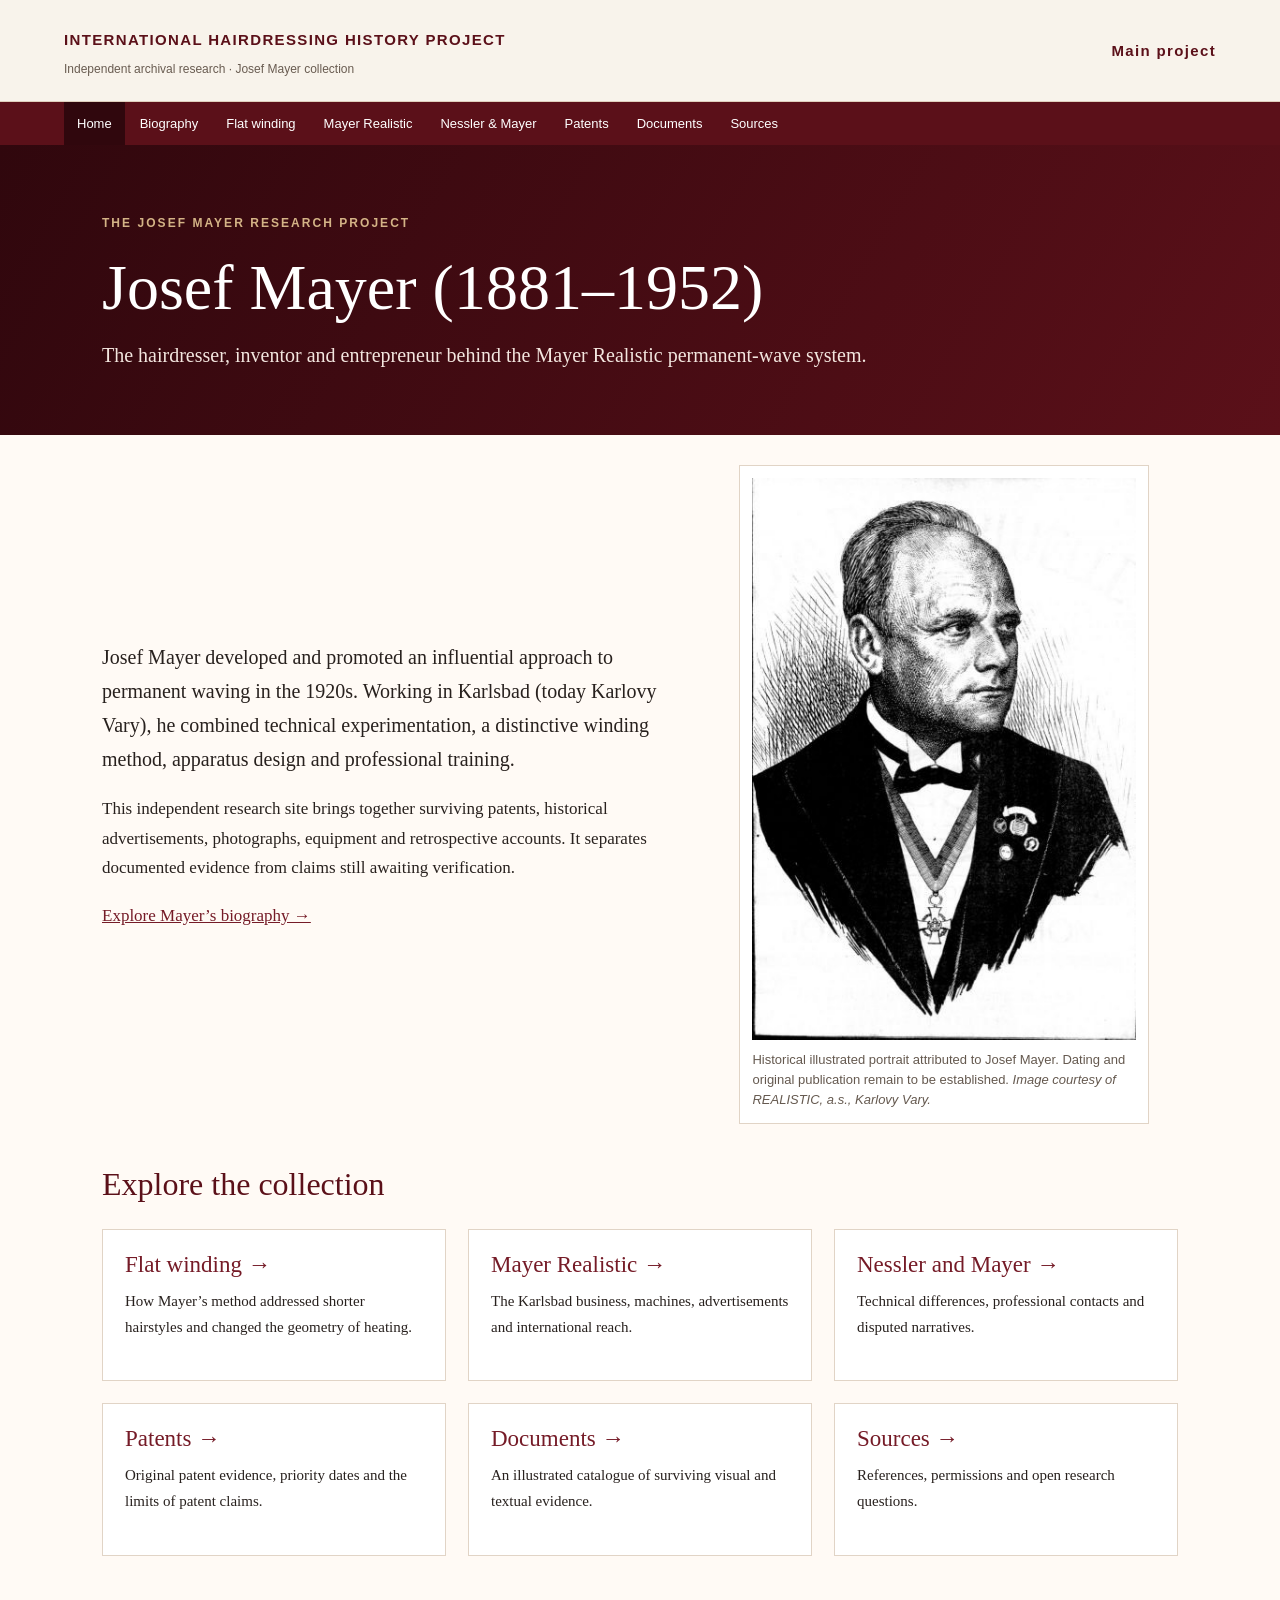
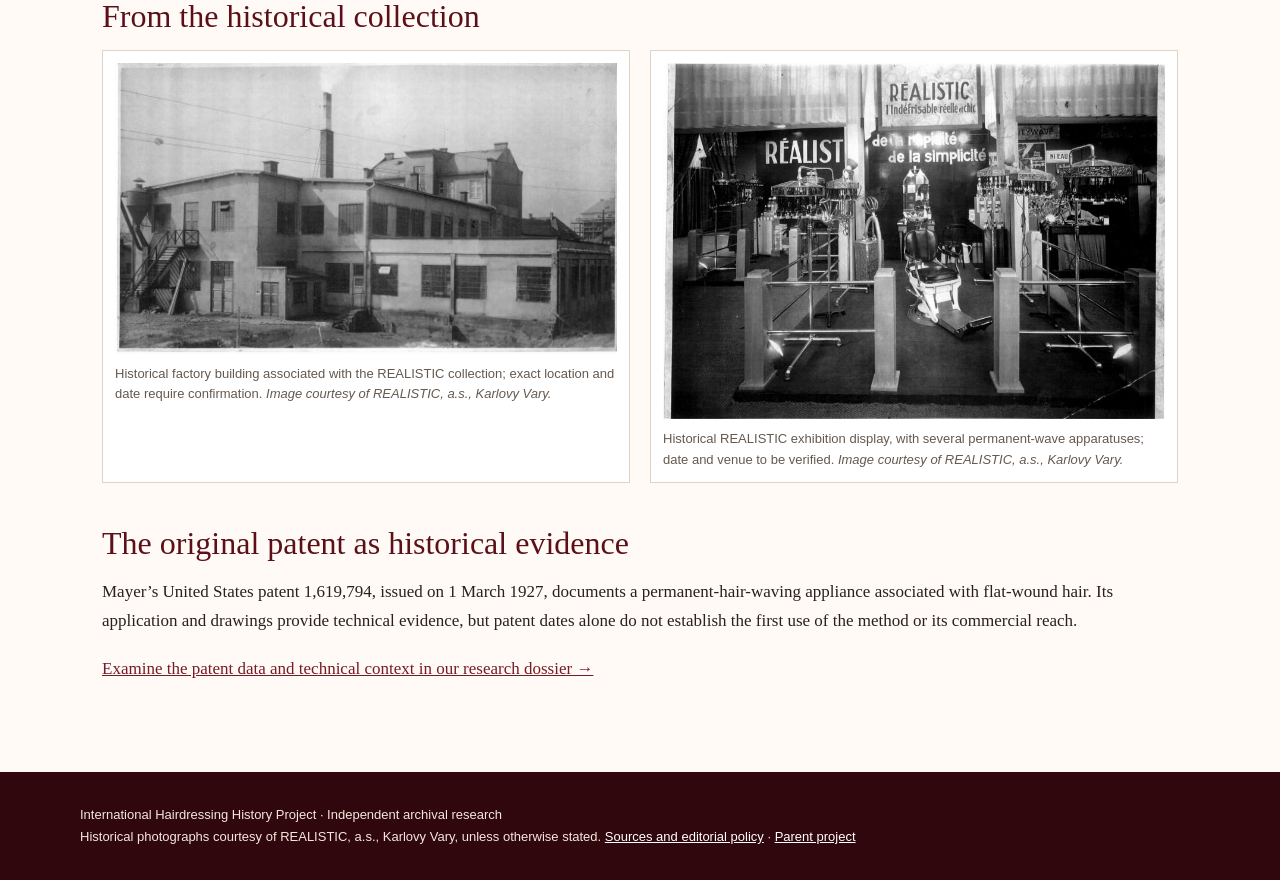
<file: index.html>
<!DOCTYPE html>
<html lang="en"><head><meta charset="utf-8"/><meta content="width=device-width,initial-scale=1" name="viewport"/><title>Josef Mayer | Flat Winding &amp; Mayer Realistic Permanent Wave</title><meta content="Explore Josef Mayer (1881–1952), his flat-winding permanent-wave technique, Mayer Realistic in Karlsbad, historical machines, patents and archival sources." name="description"/><meta content="index,follow" name="robots"/><link href="https://mayer.hairdressing-history.org/" rel="canonical"/><link href="assets/site.css" rel="stylesheet"/></head><body><header class="mast"><div class="brand"><div><a href="index.html">INTERNATIONAL HAIRDRESSING HISTORY PROJECT</a><small>Independent archival research · Josef Mayer collection</small></div><a href="https://hairdressing-history.org/">Main project</a></div></header><nav aria-label="Main navigation"><div class="inner"><a aria-current="page" href="index.html">Home</a><a href="biography.html">Biography</a><a href="flat-winding.html">Flat winding</a><a href="mayer-realistic.html">Mayer Realistic</a><a href="nessler-and-mayer.html">Nessler &amp; Mayer</a><a href="patents.html">Patents</a><a href="documents.html">Documents</a><a href="sources.html">Sources</a></div></nav><section class="hero"><div class="wrap"><span class="eyebrow">The Josef Mayer Research Project</span><h1>Josef Mayer (1881–1952)</h1><p>The hairdresser, inventor and entrepreneur behind the Mayer Realistic permanent-wave system.</p></div></section><main><div class="wrap"><section class="cols"><div><p class="lead">Josef Mayer developed and promoted an influential approach to permanent waving in the 1920s. Working in Karlsbad (today Karlovy Vary), he combined technical experimentation, a distinctive winding method, apparatus design and professional training.</p><p>This independent research site brings together surviving patents, historical advertisements, photographs, equipment and retrospective accounts. It separates documented evidence from claims still awaiting verification.</p><p><a href="biography.html">Explore Mayer’s biography →</a></p></div><figure class="portrait"><img alt="Historical illustrated portrait attributed to Josef Mayer. Dating and original publication remain to be established." loading="lazy" src="assets/images/josef-mayer-portrait.jpg"/><figcaption>Historical illustrated portrait attributed to Josef Mayer. Dating and original publication remain to be established. <em>Image courtesy of REALISTIC, a.s., Karlovy Vary.</em></figcaption></figure></section><h2>Explore the collection</h2><div class="grid"><article class="tile"><h3><a href="flat-winding.html">Flat winding →</a></h3><p>How Mayer’s method addressed shorter hairstyles and changed the geometry of heating.</p></article><article class="tile"><h3><a href="mayer-realistic.html">Mayer Realistic →</a></h3><p>The Karlsbad business, machines, advertisements and international reach.</p></article><article class="tile"><h3><a href="nessler-and-mayer.html">Nessler and Mayer →</a></h3><p>Technical differences, professional contacts and disputed narratives.</p></article><article class="tile"><h3><a href="patents.html">Patents →</a></h3><p>Original patent evidence, priority dates and the limits of patent claims.</p></article><article class="tile"><h3><a href="documents.html">Documents →</a></h3><p>An illustrated catalogue of surviving visual and textual evidence.</p></article><article class="tile"><h3><a href="sources.html">Sources →</a></h3><p>References, permissions and open research questions.</p></article></div><h2>From the historical collection</h2><div class="cards"><figure class=""><img alt="Historical factory building associated with the REALISTIC collection; exact location and date require confirmation." loading="lazy" src="assets/images/mayer-realistic-factory.jpg"/><figcaption>Historical factory building associated with the REALISTIC collection; exact location and date require confirmation. <em>Image courtesy of REALISTIC, a.s., Karlovy Vary.</em></figcaption></figure><figure class=""><img alt="Historical REALISTIC exhibition display, with several permanent-wave apparatuses; date and venue to be verified." loading="lazy" src="assets/images/realistic-exhibition.jpg"/><figcaption>Historical REALISTIC exhibition display, with several permanent-wave apparatuses; date and venue to be verified. <em>Image courtesy of REALISTIC, a.s., Karlovy Vary.</em></figcaption></figure></div></div><section class="wrap"><h2>The original patent as historical evidence</h2><p>Mayer’s United States patent 1,619,794, issued on 1 March 1927, documents a permanent-hair-waving appliance associated with flat-wound hair. Its application and drawings provide technical evidence, but patent dates alone do not establish the first use of the method or its commercial reach.</p><p><a href="patents.html">Examine the patent data and technical context in our research dossier →</a></p></section></main><footer><div class="foot">International Hairdressing History Project · Independent archival research<br/>Historical photographs courtesy of REALISTIC, a.s., Karlovy Vary, unless otherwise stated. <a href="sources.html">Sources and editorial policy</a> · <a href="https://hairdressing-history.org/">Parent project</a></div></footer></body></html>
</file>
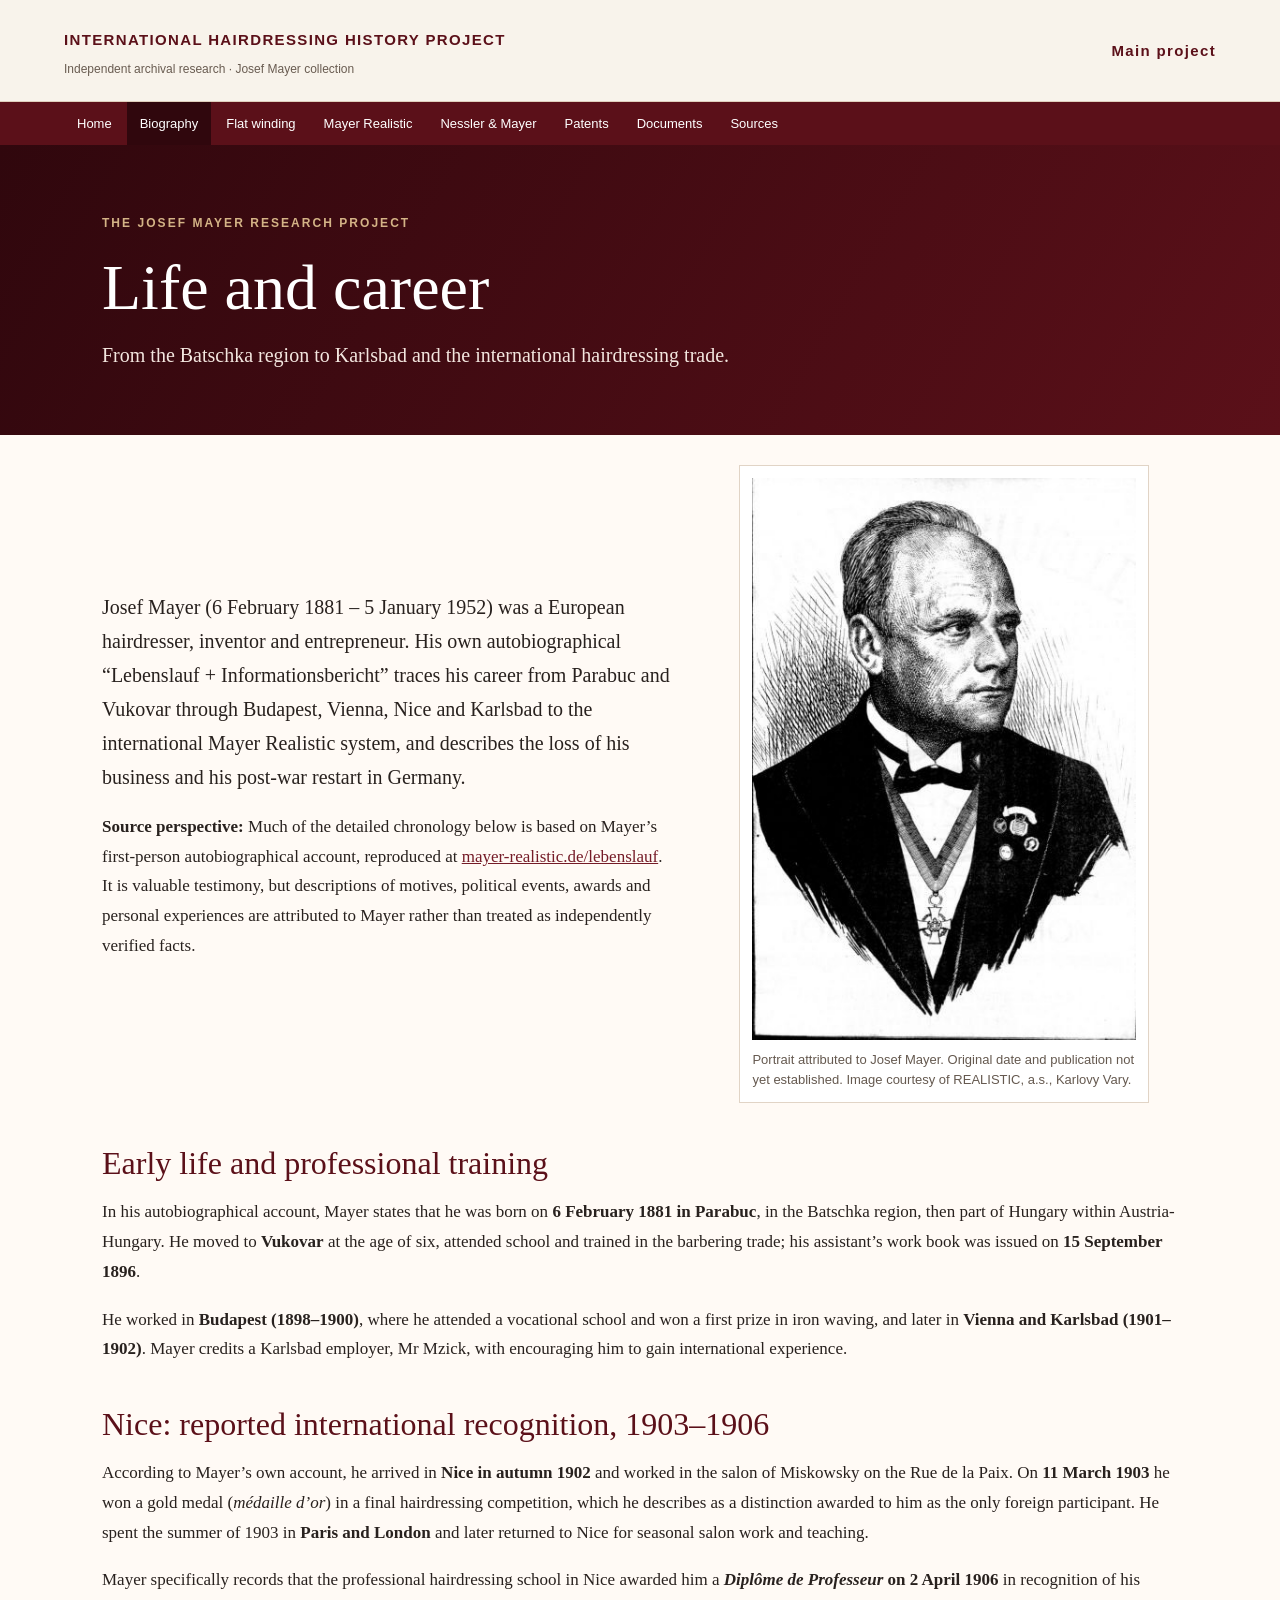
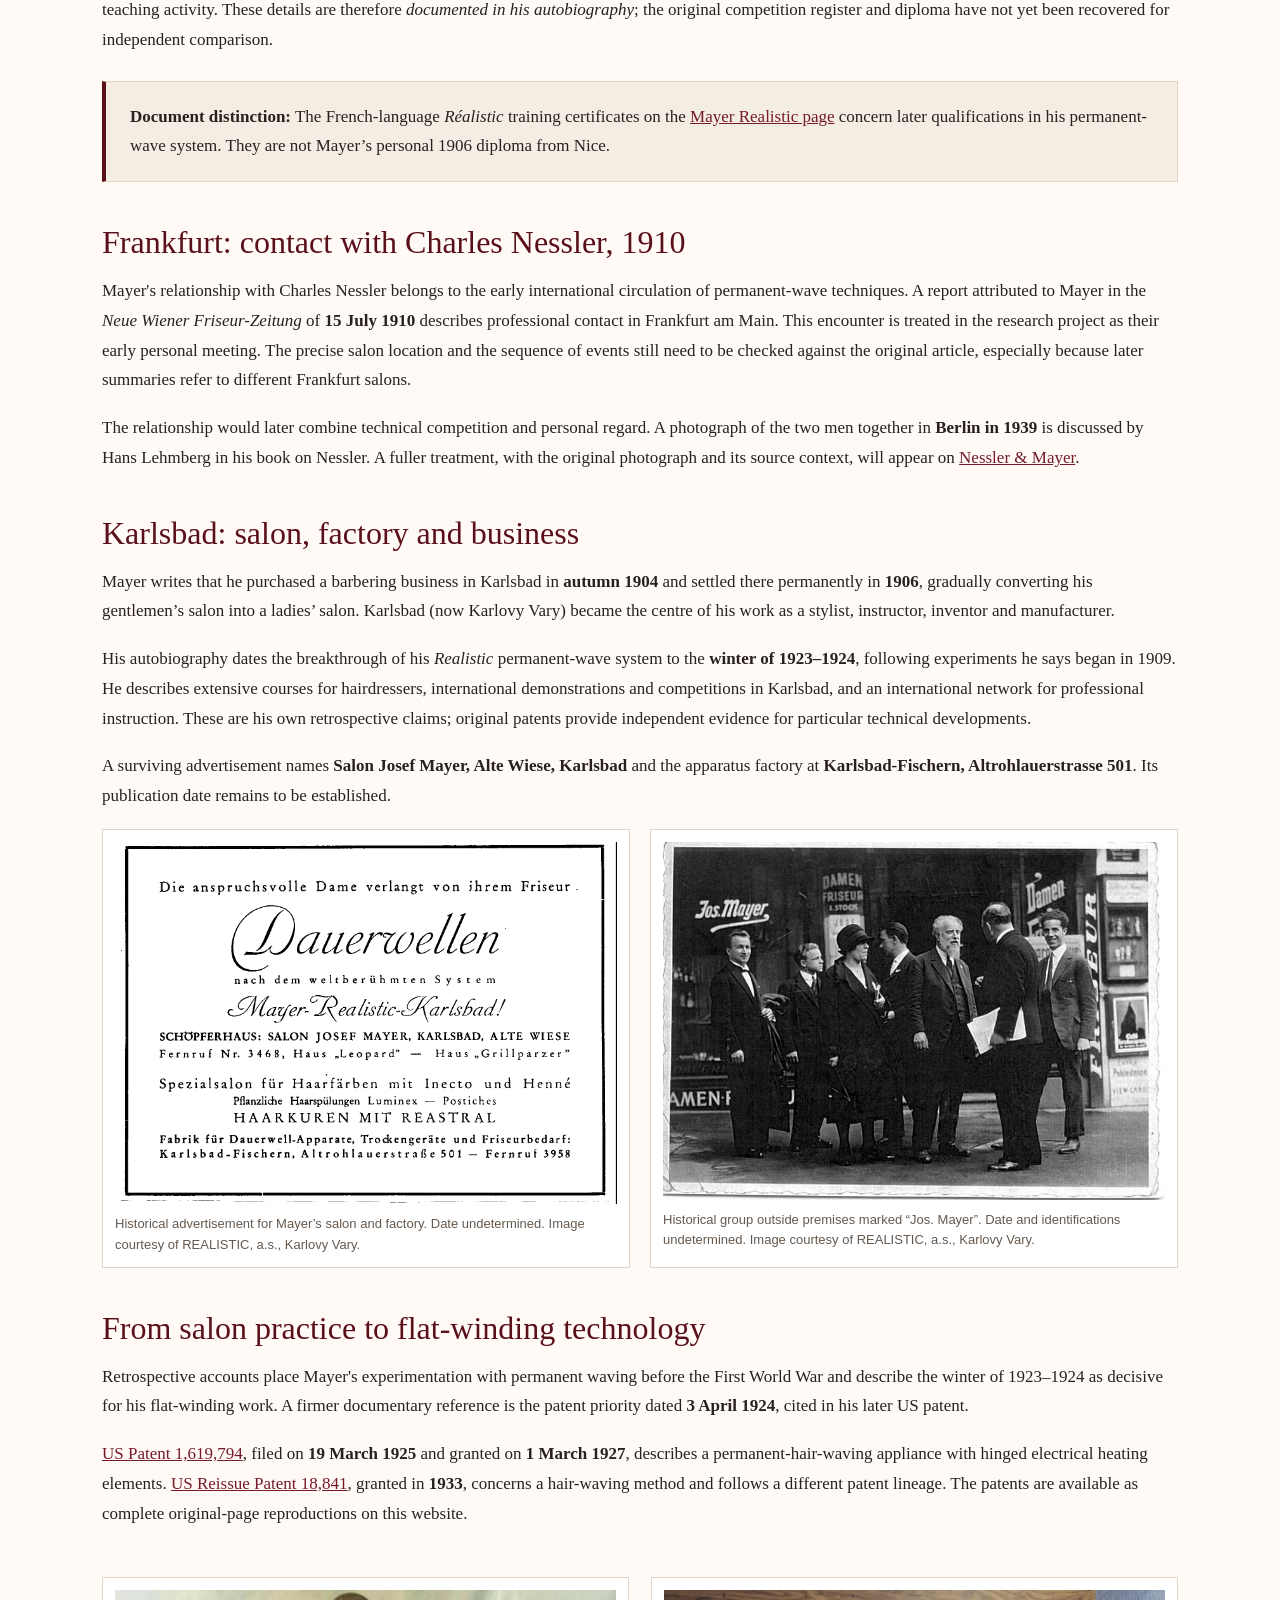
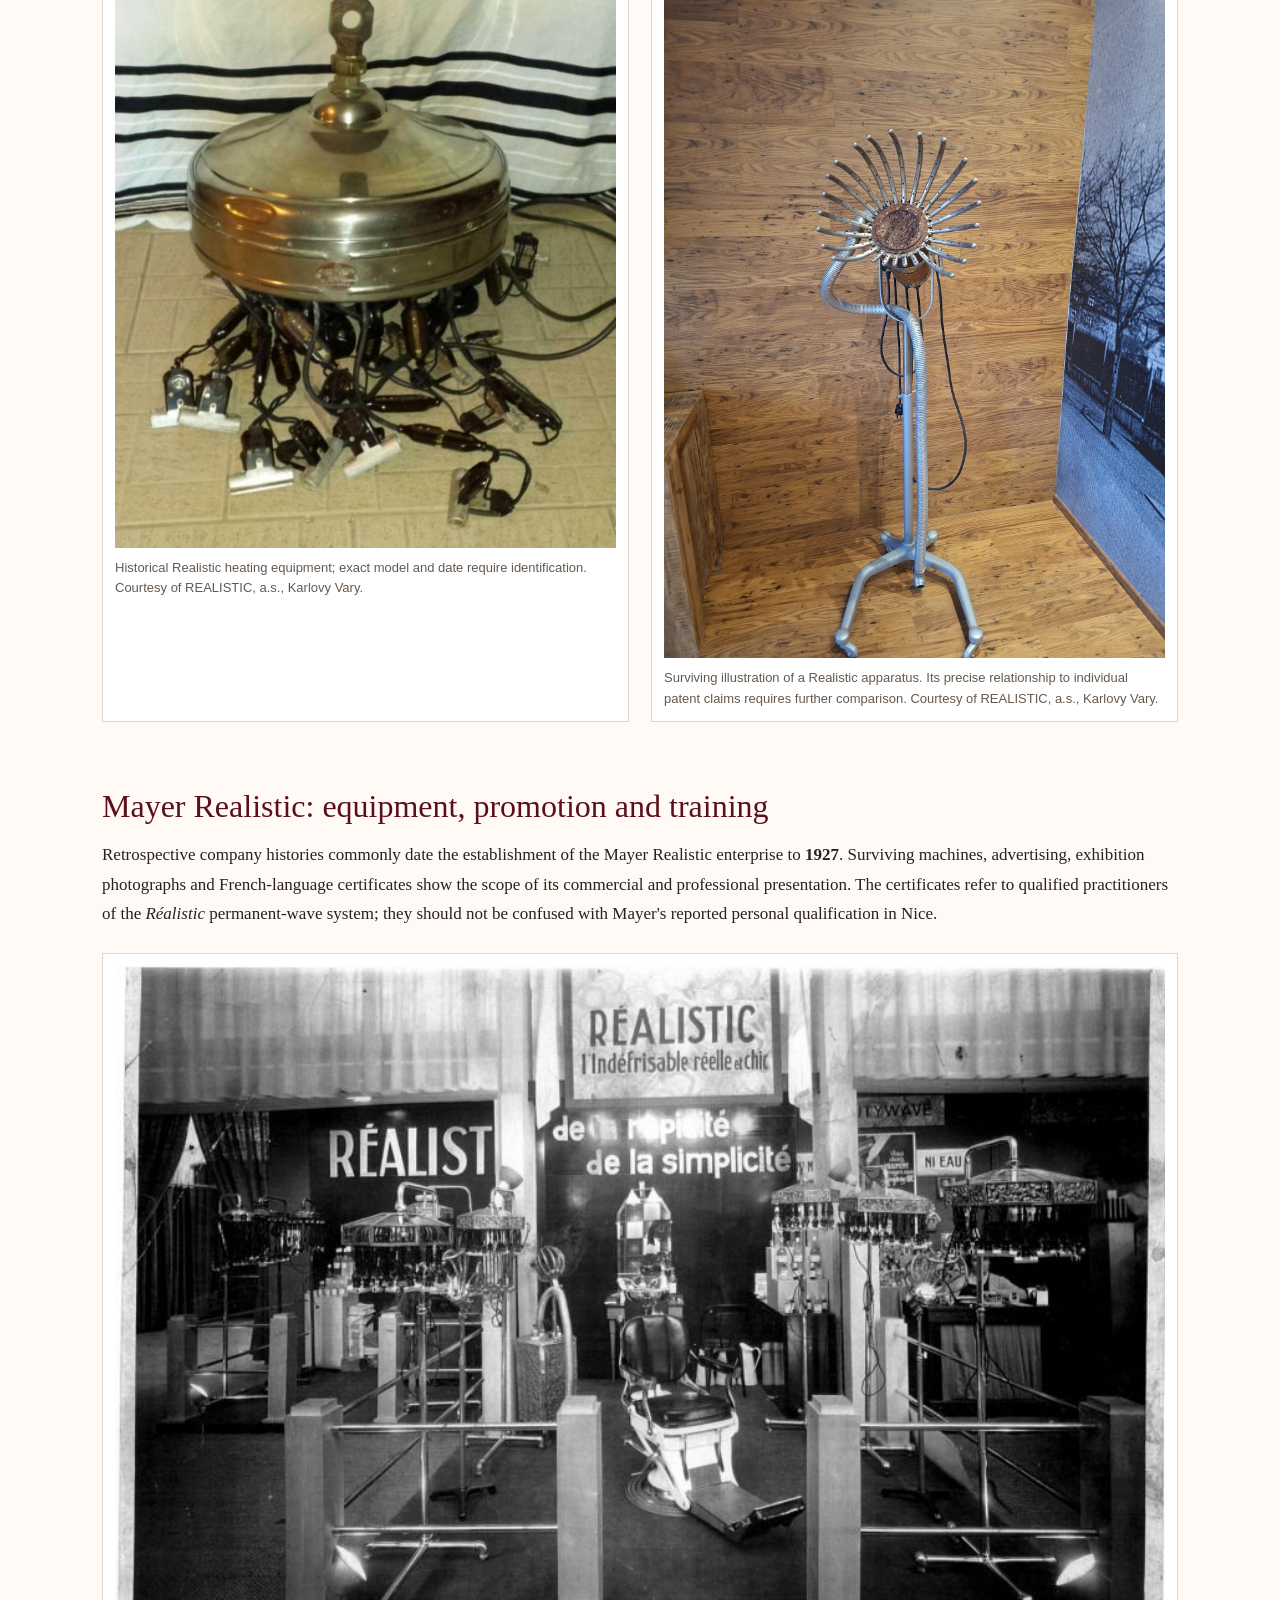
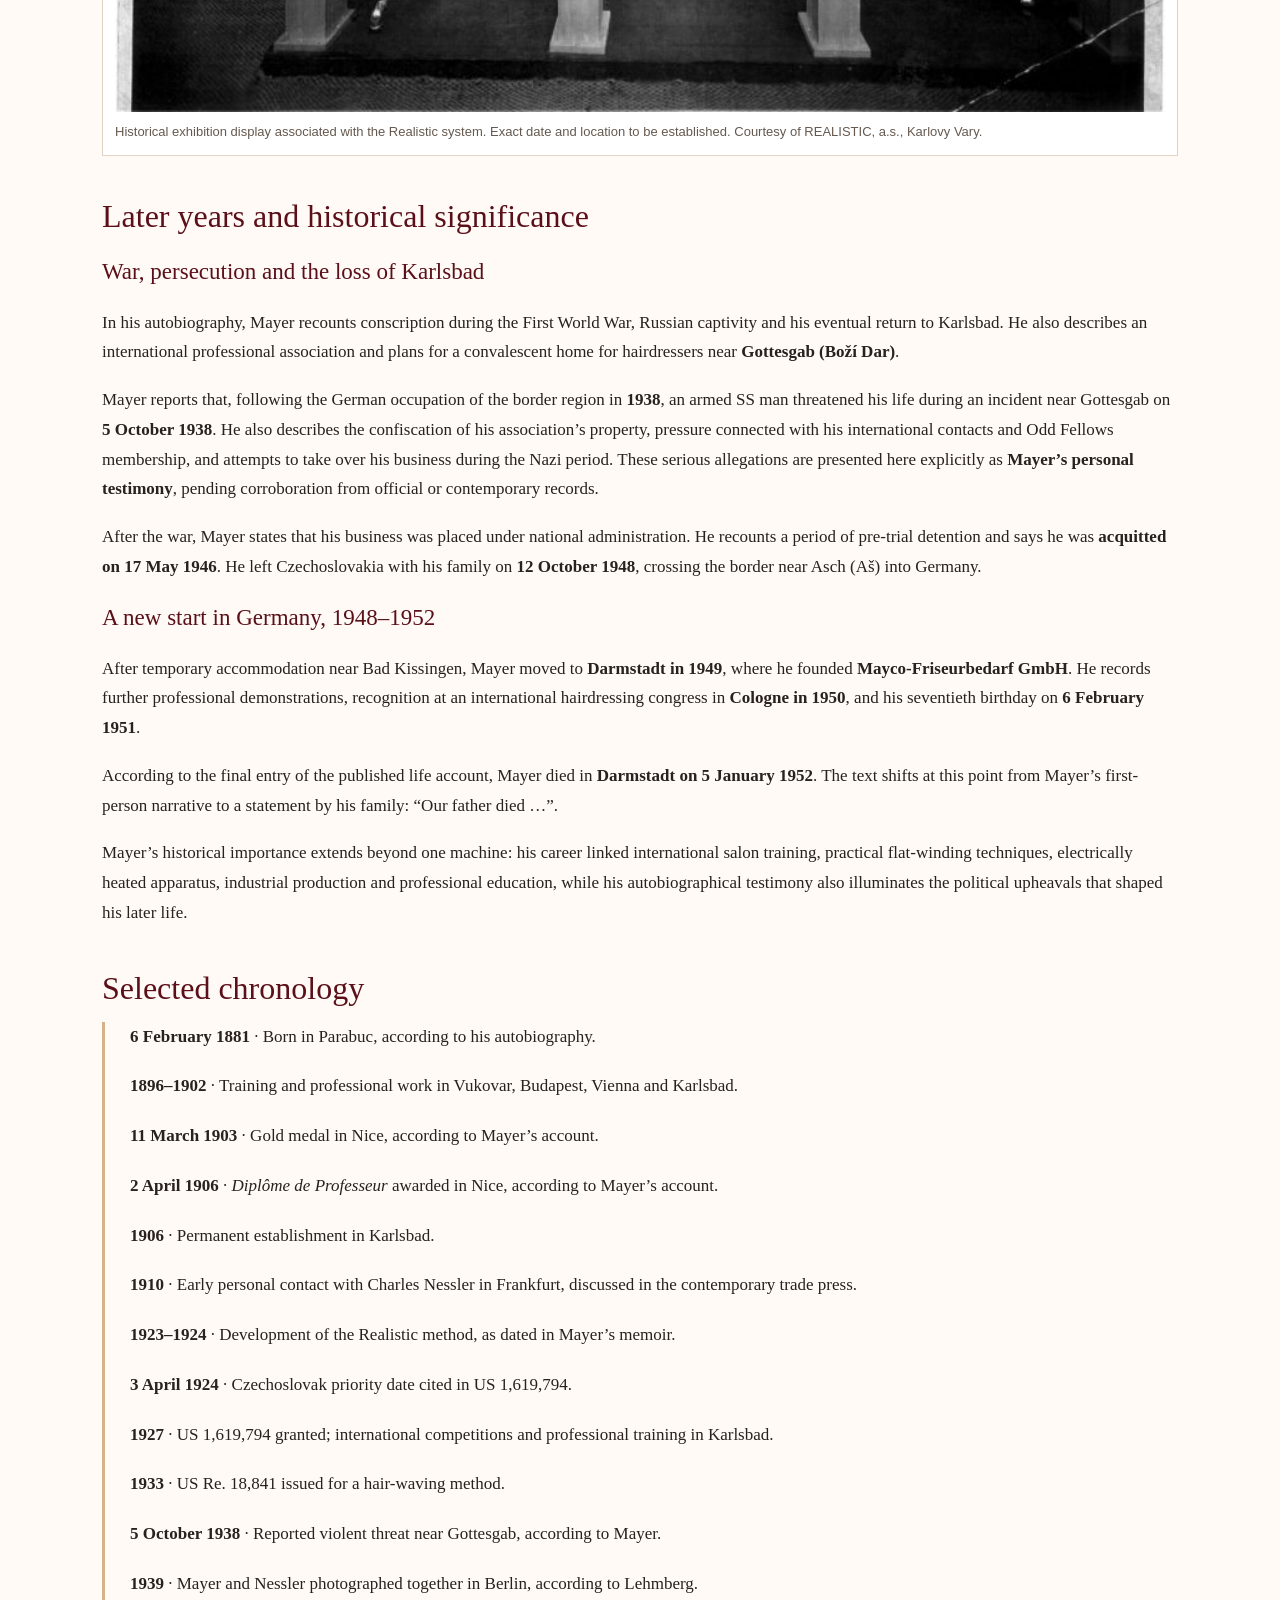
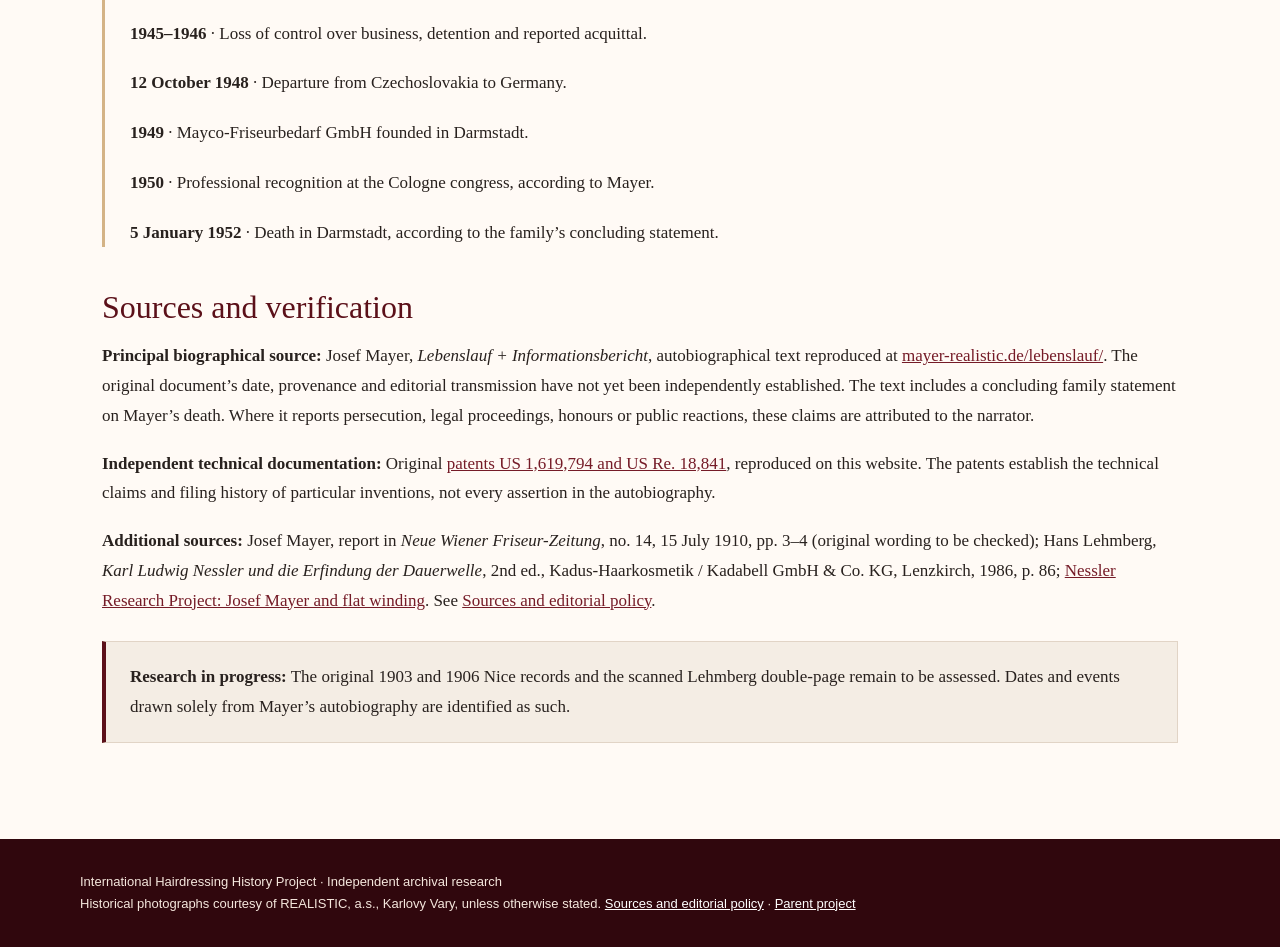
<file: biography.html>
<!DOCTYPE html>

<html lang="en"><head><meta charset="utf-8"/><meta content="width=device-width,initial-scale=1" name="viewport"/><title>Josef Mayer Biography | Karlsbad &amp; Permanent-Wave Pioneer</title><meta content="Discover Josef Mayer’s life, his Nice awards, work in Karlsbad, Mayer Realistic, flat-winding innovation and later career through historical sources." name="description"/><meta content="index,follow" name="robots"/><link href="https://mayer.hairdressing-history.org/biography.html" rel="canonical"/><link href="assets/site.css" rel="stylesheet"/></head><body><header class="mast"><div class="brand"><div><a href="index.html">INTERNATIONAL HAIRDRESSING HISTORY PROJECT</a><small>Independent archival research · Josef Mayer collection</small></div><a href="https://hairdressing-history.org/">Main project</a></div></header><nav aria-label="Main navigation"><div class="inner"><a href="index.html">Home</a><a aria-current="page" href="biography.html">Biography</a><a href="flat-winding.html">Flat winding</a><a href="mayer-realistic.html">Mayer Realistic</a><a href="nessler-and-mayer.html">Nessler &amp; Mayer</a><a href="patents.html">Patents</a><a href="documents.html">Documents</a><a href="sources.html">Sources</a></div></nav><section class="hero"><div class="wrap"><span class="eyebrow">The Josef Mayer Research Project</span><h1>Life and career</h1><p>From the Batschka region to Karlsbad and the international hairdressing trade.</p></div></section><main><div class="wrap">
<section class="cols"><div><p class="lead">Josef Mayer (6 February 1881 – 5 January 1952) was a European hairdresser, inventor and entrepreneur. His own autobiographical “Lebenslauf + Informationsbericht” traces his career from Parabuc and Vukovar through Budapest, Vienna, Nice and Karlsbad to the international Mayer Realistic system, and describes the loss of his business and his post-war restart in Germany.</p><p><strong>Source perspective:</strong> Much of the detailed chronology below is based on Mayer’s first-person autobiographical account, reproduced at <a href="https://www.mayer-realistic.de/lebenslauf/">mayer-realistic.de/lebenslauf</a>. It is valuable testimony, but descriptions of motives, political events, awards and personal experiences are attributed to Mayer rather than treated as independently verified facts.</p></div><figure class="portrait"><img alt="Historical portrait attributed to Josef Mayer" loading="lazy" src="assets/images/josef-mayer-portrait.jpg"/><figcaption>Portrait attributed to Josef Mayer. Original date and publication not yet established. Image courtesy of REALISTIC, a.s., Karlovy Vary.</figcaption></figure></section>
<h2>Early life and professional training</h2><p>In his autobiographical account, Mayer states that he was born on <strong>6 February 1881 in Parabuc</strong>, in the Batschka region, then part of Hungary within Austria-Hungary. He moved to <strong>Vukovar</strong> at the age of six, attended school and trained in the barbering trade; his assistant’s work book was issued on <strong>15 September 1896</strong>.</p><p>He worked in <strong>Budapest (1898–1900)</strong>, where he attended a vocational school and won a first prize in iron waving, and later in <strong>Vienna and Karlsbad (1901–1902)</strong>. Mayer credits a Karlsbad employer, Mr Mzick, with encouraging him to gain international experience.</p><h2>Nice: reported international recognition, 1903–1906</h2><p>According to Mayer’s own account, he arrived in <strong>Nice in autumn 1902</strong> and worked in the salon of Miskowsky on the Rue de la Paix. On <strong>11 March 1903</strong> he won a gold medal (<em>médaille d’or</em>) in a final hairdressing competition, which he describes as a distinction awarded to him as the only foreign participant. He spent the summer of 1903 in <strong>Paris and London</strong> and later returned to Nice for seasonal salon work and teaching.</p><p>Mayer specifically records that the professional hairdressing school in Nice awarded him a <strong><em>Diplôme de Professeur</em> on 2 April 1906</strong> in recognition of his teaching activity. These details are therefore <em>documented in his autobiography</em>; the original competition register and diploma have not yet been recovered for independent comparison.</p><div class="note"><strong>Document distinction:</strong> The French-language <em>Réalistic</em> training certificates on the <a href="mayer-realistic.html">Mayer Realistic page</a> concern later qualifications in his permanent-wave system. They are not Mayer’s personal 1906 diploma from Nice.</div><h2>Frankfurt: contact with Charles Nessler, 1910</h2><p>Mayer's relationship with Charles Nessler belongs to the early international circulation of permanent-wave techniques. A report attributed to Mayer in the <em>Neue Wiener Friseur-Zeitung</em> of <strong>15 July 1910</strong> describes professional contact in Frankfurt am Main. This encounter is treated in the research project as their early personal meeting. The precise salon location and the sequence of events still need to be checked against the original article, especially because later summaries refer to different Frankfurt salons.</p><p>The relationship would later combine technical competition and personal regard. A photograph of the two men together in <strong>Berlin in 1939</strong> is discussed by Hans Lehmberg in his book on Nessler. A fuller treatment, with the original photograph and its source context, will appear on <a href="nessler-and-mayer.html">Nessler &amp; Mayer</a>.</p>
<h2>Karlsbad: salon, factory and business</h2><p>Mayer writes that he purchased a barbering business in Karlsbad in <strong>autumn 1904</strong> and settled there permanently in <strong>1906</strong>, gradually converting his gentlemen’s salon into a ladies’ salon. Karlsbad (now Karlovy Vary) became the centre of his work as a stylist, instructor, inventor and manufacturer.</p><p>His autobiography dates the breakthrough of his <em>Realistic</em> permanent-wave system to the <strong>winter of 1923–1924</strong>, following experiments he says began in 1909. He describes extensive courses for hairdressers, international demonstrations and competitions in Karlsbad, and an international network for professional instruction. These are his own retrospective claims; original patents provide independent evidence for particular technical developments.</p><p>A surviving advertisement names <strong>Salon Josef Mayer, Alte Wiese, Karlsbad</strong> and the apparatus factory at <strong>Karlsbad-Fischern, Altrohlauerstrasse 501</strong>. Its publication date remains to be established.</p><div class="cards"><figure><img alt="Historical advertisement naming Josef Mayer’s salon and factory in Karlsbad" loading="lazy" src="assets/images/mayer-realistic-advertisement.gif"/><figcaption>Historical advertisement for Mayer’s salon and factory. Date undetermined. Image courtesy of REALISTIC, a.s., Karlovy Vary.</figcaption></figure><figure><img alt="Historical group outside premises associated with Josef Mayer" loading="lazy" src="assets/images/mayer-salon-group.jpg"/><figcaption>Historical group outside premises marked “Jos. Mayer”. Date and identifications undetermined. Image courtesy of REALISTIC, a.s., Karlovy Vary.</figcaption></figure></div><h2>From salon practice to flat-winding technology</h2><p>Retrospective accounts place Mayer's experimentation with permanent waving before the First World War and describe the winter of 1923–1924 as decisive for his flat-winding work. A firmer documentary reference is the patent priority dated <strong>3 April 1924</strong>, cited in his later US patent.</p><p><a href="patents.html#us1619794">US Patent 1,619,794</a>, filed on <strong>19 March 1925</strong> and granted on <strong>1 March 1927</strong>, describes a permanent-hair-waving appliance with hinged electrical heating elements. <a href="patents.html#re18841">US Reissue Patent 18,841</a>, granted in <strong>1933</strong>, concerns a hair-waving method and follows a different patent lineage. The patents are available as complete original-page reproductions on this website.</p><div class="grid two"><figure><img alt="Historical Realistic permanent-wave heating apparatus" loading="lazy" src="assets/images/realistic-heating-apparatus.jpg"/><figcaption>Historical Realistic heating equipment; exact model and date require identification. Courtesy of REALISTIC, a.s., Karlovy Vary.</figcaption></figure><figure><img alt="Complete historical Realistic permanent-wave apparatus" loading="lazy" src="assets/images/realistic-machine-full.jpg"/><figcaption>Surviving illustration of a Realistic apparatus. Its precise relationship to individual patent claims requires further comparison. Courtesy of REALISTIC, a.s., Karlovy Vary.</figcaption></figure></div>
<h2>Mayer Realistic: equipment, promotion and training</h2><p>Retrospective company histories commonly date the establishment of the Mayer Realistic enterprise to <strong>1927</strong>. Surviving machines, advertising, exhibition photographs and French-language certificates show the scope of its commercial and professional presentation. The certificates refer to qualified practitioners of the <em>Réalistic</em> permanent-wave system; they should not be confused with Mayer's reported personal qualification in Nice.</p><figure><img alt="Historical exhibition presentation of Realistic permanent-wave equipment" loading="lazy" src="assets/images/realistic-exhibition.jpg"/><figcaption>Historical exhibition display associated with the Realistic system. Exact date and location to be established. Courtesy of REALISTIC, a.s., Karlovy Vary.</figcaption></figure>
<h2>Later years and historical significance</h2><h3>War, persecution and the loss of Karlsbad</h3><p>In his autobiography, Mayer recounts conscription during the First World War, Russian captivity and his eventual return to Karlsbad. He also describes an international professional association and plans for a convalescent home for hairdressers near <strong>Gottesgab (Boží Dar)</strong>.</p><p>Mayer reports that, following the German occupation of the border region in <strong>1938</strong>, an armed SS man threatened his life during an incident near Gottesgab on <strong>5 October 1938</strong>. He also describes the confiscation of his association’s property, pressure connected with his international contacts and Odd Fellows membership, and attempts to take over his business during the Nazi period. These serious allegations are presented here explicitly as <strong>Mayer’s personal testimony</strong>, pending corroboration from official or contemporary records.</p><p>After the war, Mayer states that his business was placed under national administration. He recounts a period of pre-trial detention and says he was <strong>acquitted on 17 May 1946</strong>. He left Czechoslovakia with his family on <strong>12 October 1948</strong>, crossing the border near Asch (Aš) into Germany.</p><h3>A new start in Germany, 1948–1952</h3><p>After temporary accommodation near Bad Kissingen, Mayer moved to <strong>Darmstadt in 1949</strong>, where he founded <strong>Mayco-Friseurbedarf GmbH</strong>. He records further professional demonstrations, recognition at an international hairdressing congress in <strong>Cologne in 1950</strong>, and his seventieth birthday on <strong>6 February 1951</strong>.</p><p>According to the final entry of the published life account, Mayer died in <strong>Darmstadt on 5 January 1952</strong>. The text shifts at this point from Mayer’s first-person narrative to a statement by his family: “Our father died …”.</p><p>Mayer’s historical importance extends beyond one machine: his career linked international salon training, practical flat-winding techniques, electrically heated apparatus, industrial production and professional education, while his autobiographical testimony also illuminates the political upheavals that shaped his later life.</p><h2>Selected chronology</h2><div class="timeline"><p><strong>6 February 1881</strong> · Born in Parabuc, according to his autobiography.</p><p><strong>1896–1902</strong> · Training and professional work in Vukovar, Budapest, Vienna and Karlsbad.</p><p><strong>11 March 1903</strong> · Gold medal in Nice, according to Mayer’s account.</p><p><strong>2 April 1906</strong> · <em>Diplôme de Professeur</em> awarded in Nice, according to Mayer’s account.</p><p><strong>1906</strong> · Permanent establishment in Karlsbad.</p><p><strong>1910</strong> · Early personal contact with Charles Nessler in Frankfurt, discussed in the contemporary trade press.</p><p><strong>1923–1924</strong> · Development of the Realistic method, as dated in Mayer’s memoir.</p><p><strong>3 April 1924</strong> · Czechoslovak priority date cited in US 1,619,794.</p><p><strong>1927</strong> · US 1,619,794 granted; international competitions and professional training in Karlsbad.</p><p><strong>1933</strong> · US Re. 18,841 issued for a hair-waving method.</p><p><strong>5 October 1938</strong> · Reported violent threat near Gottesgab, according to Mayer.</p><p><strong>1939</strong> · Mayer and Nessler photographed together in Berlin, according to Lehmberg.</p><p><strong>1945–1946</strong> · Loss of control over business, detention and reported acquittal.</p><p><strong>12 October 1948</strong> · Departure from Czechoslovakia to Germany.</p><p><strong>1949</strong> · Mayco-Friseurbedarf GmbH founded in Darmstadt.</p><p><strong>1950</strong> · Professional recognition at the Cologne congress, according to Mayer.</p><p><strong>5 January 1952</strong> · Death in Darmstadt, according to the family’s concluding statement.</p></div><h2>Sources and verification</h2><p><strong>Principal biographical source:</strong> Josef Mayer, <em>Lebenslauf + Informationsbericht</em>, autobiographical text reproduced at <a href="https://www.mayer-realistic.de/lebenslauf/">mayer-realistic.de/lebenslauf/</a>. The original document’s date, provenance and editorial transmission have not yet been independently established. The text includes a concluding family statement on Mayer’s death. Where it reports persecution, legal proceedings, honours or public reactions, these claims are attributed to the narrator.</p><p><strong>Independent technical documentation:</strong> Original <a href="patents.html">patents US 1,619,794 and US Re. 18,841</a>, reproduced on this website. The patents establish the technical claims and filing history of particular inventions, not every assertion in the autobiography.</p><p><strong>Additional sources:</strong> Josef Mayer, report in <em>Neue Wiener Friseur-Zeitung</em>, no. 14, 15 July 1910, pp. 3–4 (original wording to be checked); Hans Lehmberg, <em>Karl Ludwig Nessler und die Erfindung der Dauerwelle</em>, 2nd ed., Kadus-Haarkosmetik / Kadabell GmbH &amp; Co. KG, Lenzkirch, 1986, p. 86; <a href="https://www.nessler-dauerwelle.de/post/josef-mayer-flachwicklung-dauerwelle-1924">Nessler Research Project: Josef Mayer and flat winding</a>. See <a href="sources.html">Sources and editorial policy</a>.</p><div class="note"><strong>Research in progress:</strong> The original 1903 and 1906 Nice records and the scanned Lehmberg double-page remain to be assessed. Dates and events drawn solely from Mayer’s autobiography are identified as such.</div></div></main><footer><div class="foot">International Hairdressing History Project · Independent archival research<br/>Historical photographs courtesy of REALISTIC, a.s., Karlovy Vary, unless otherwise stated. <a href="sources.html">Sources and editorial policy</a> · <a href="https://hairdressing-history.org/">Parent project</a></div></footer></body></html>
</file>
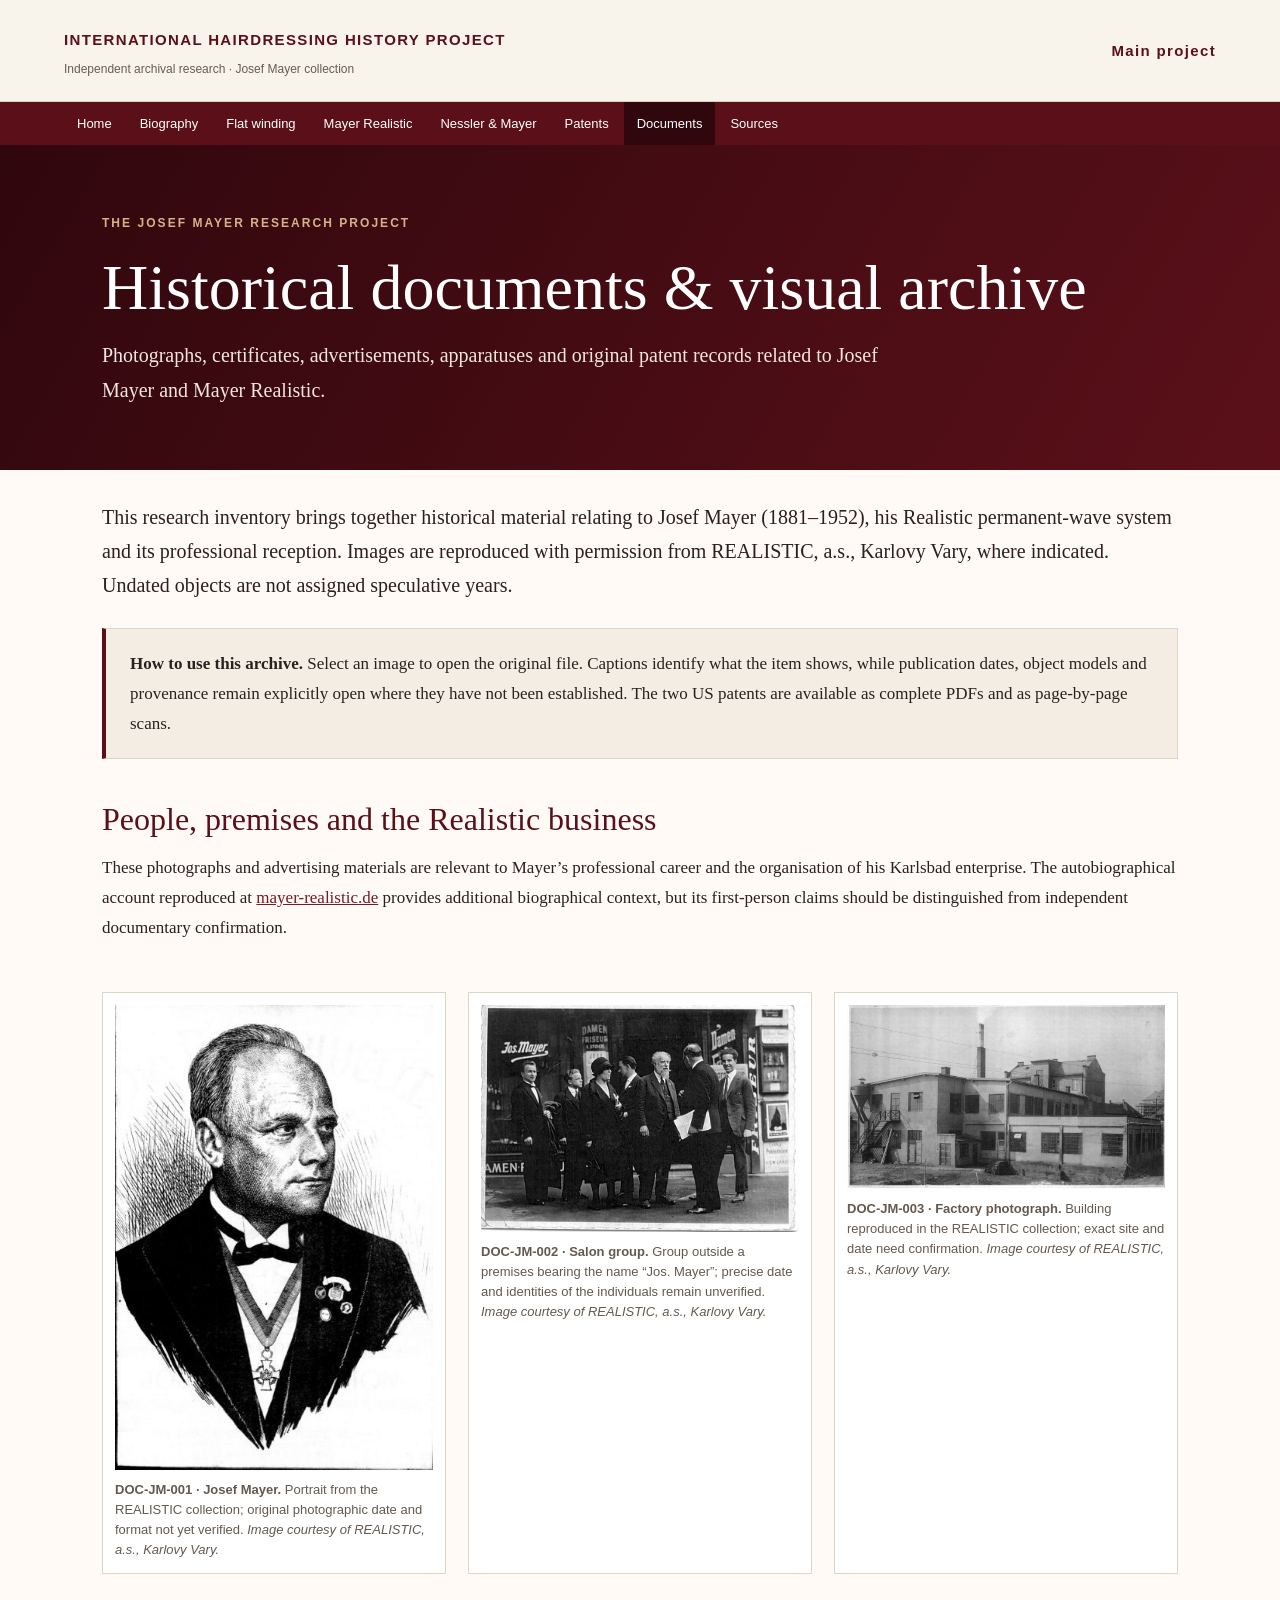
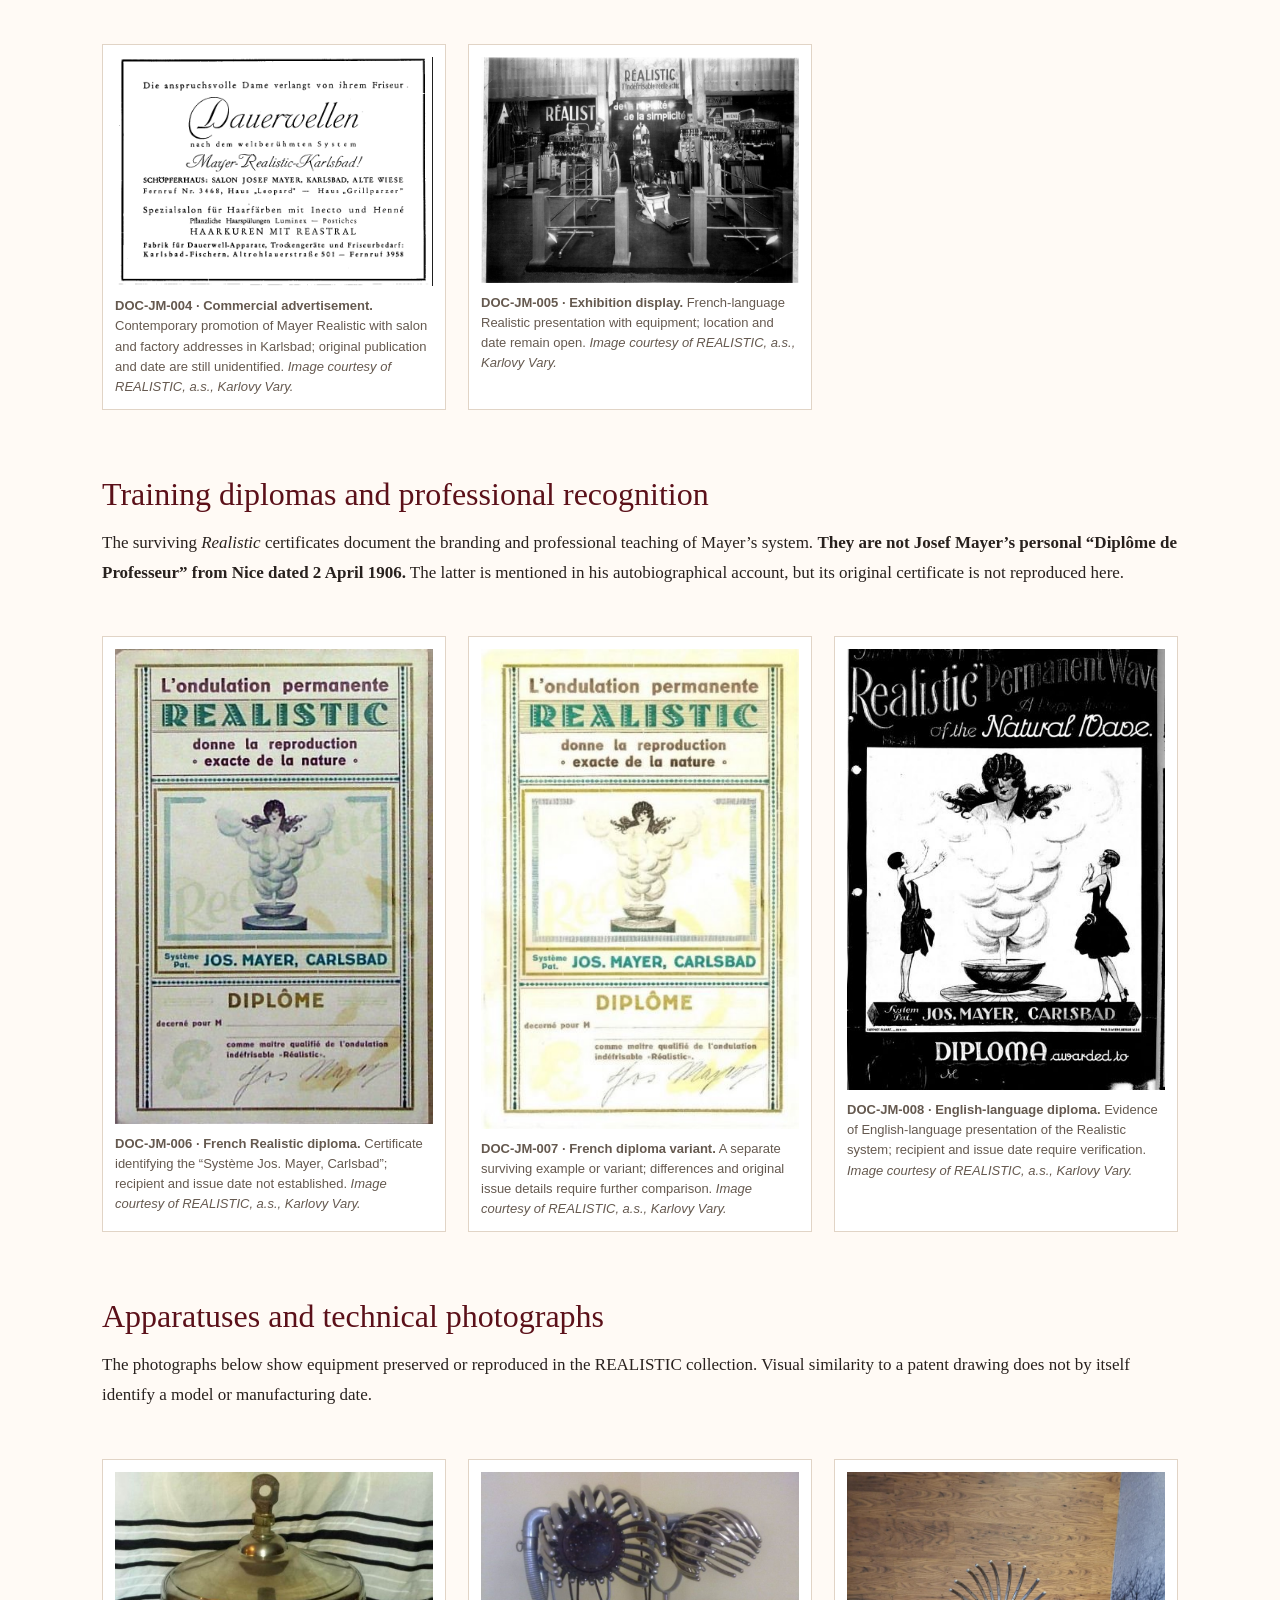
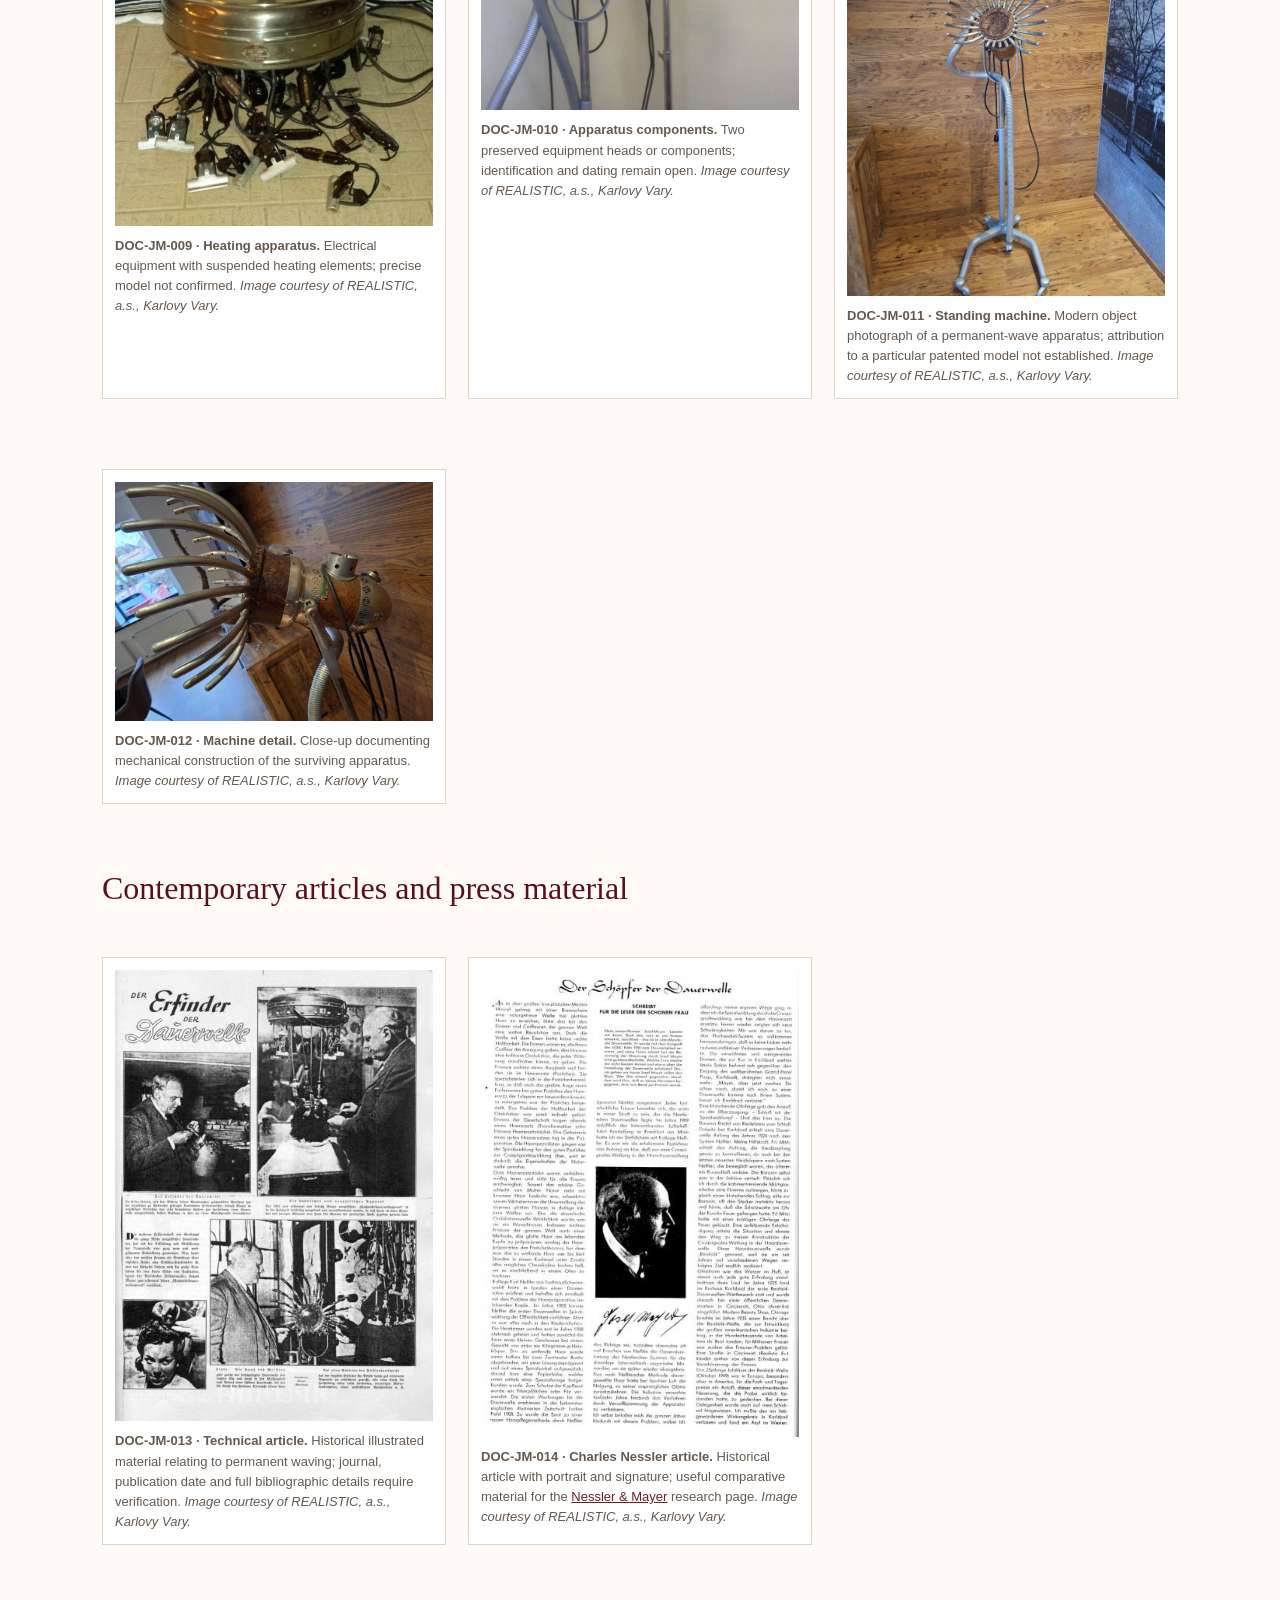
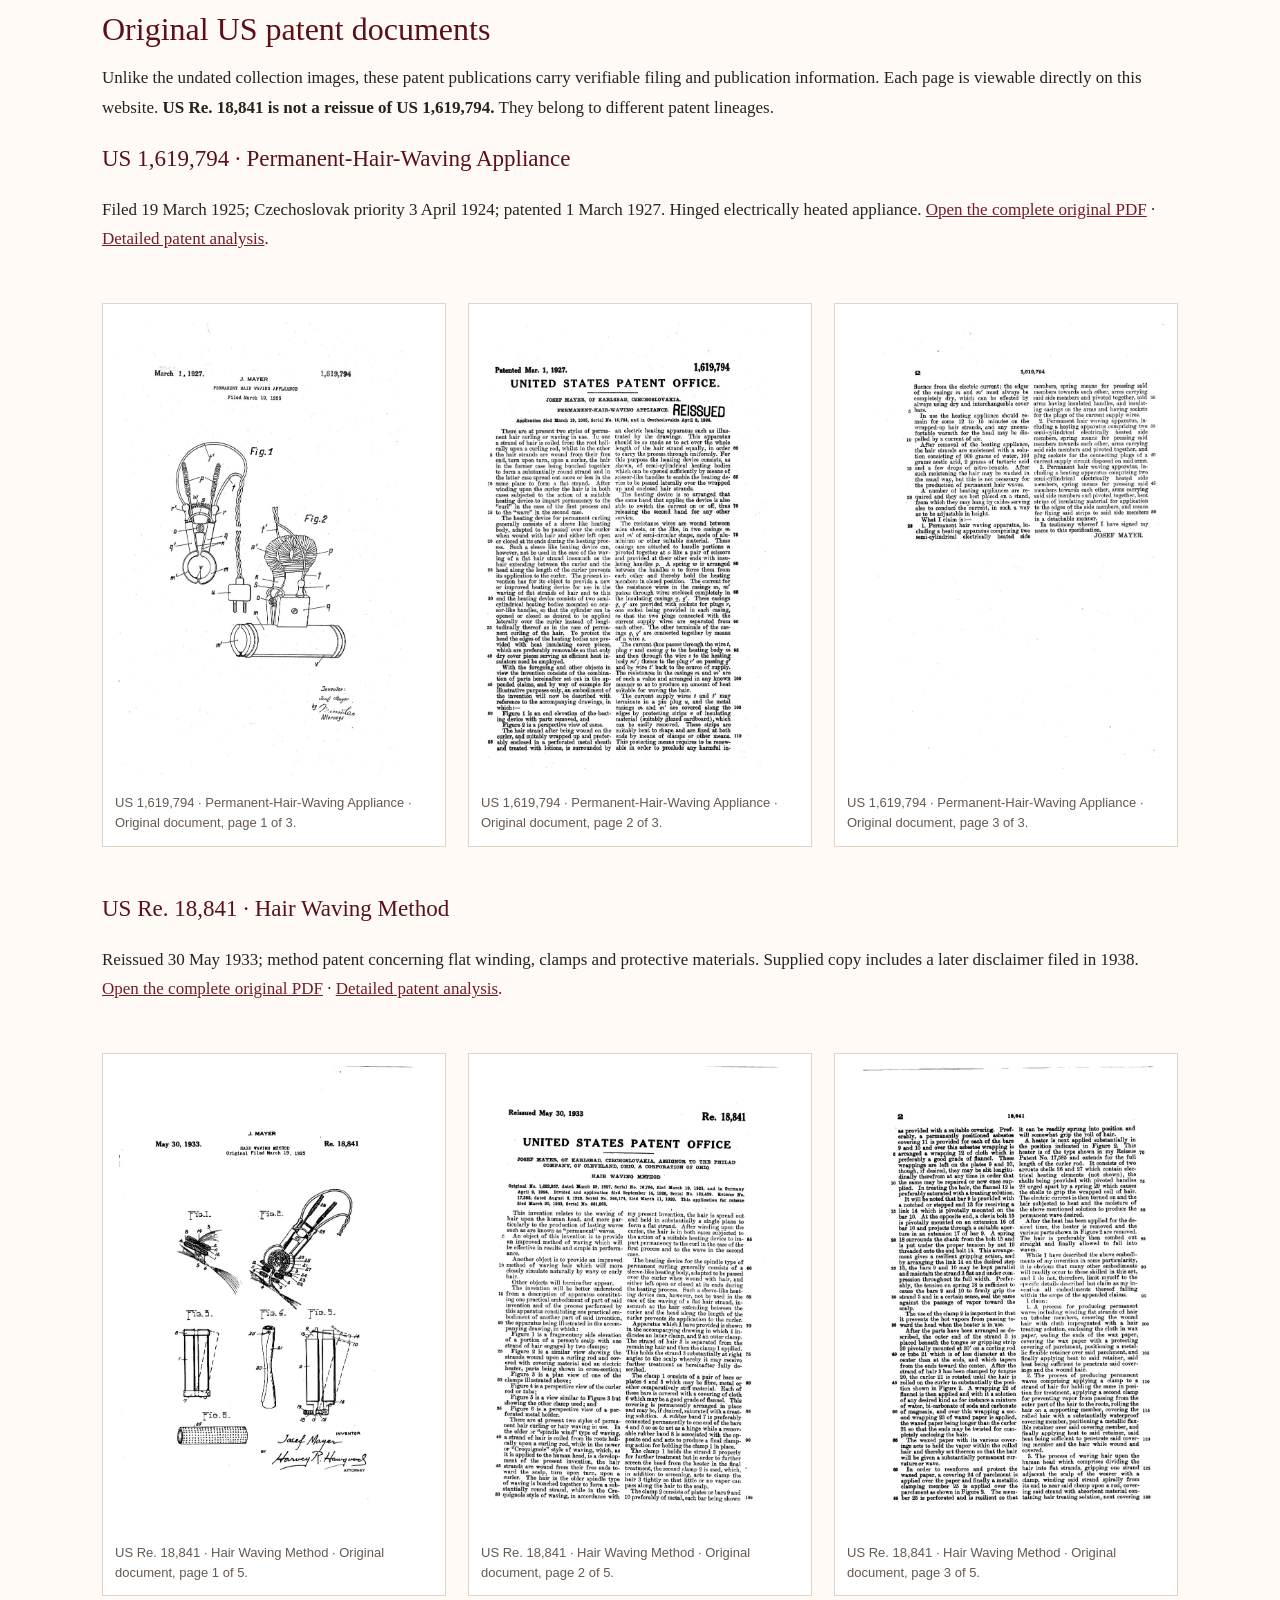
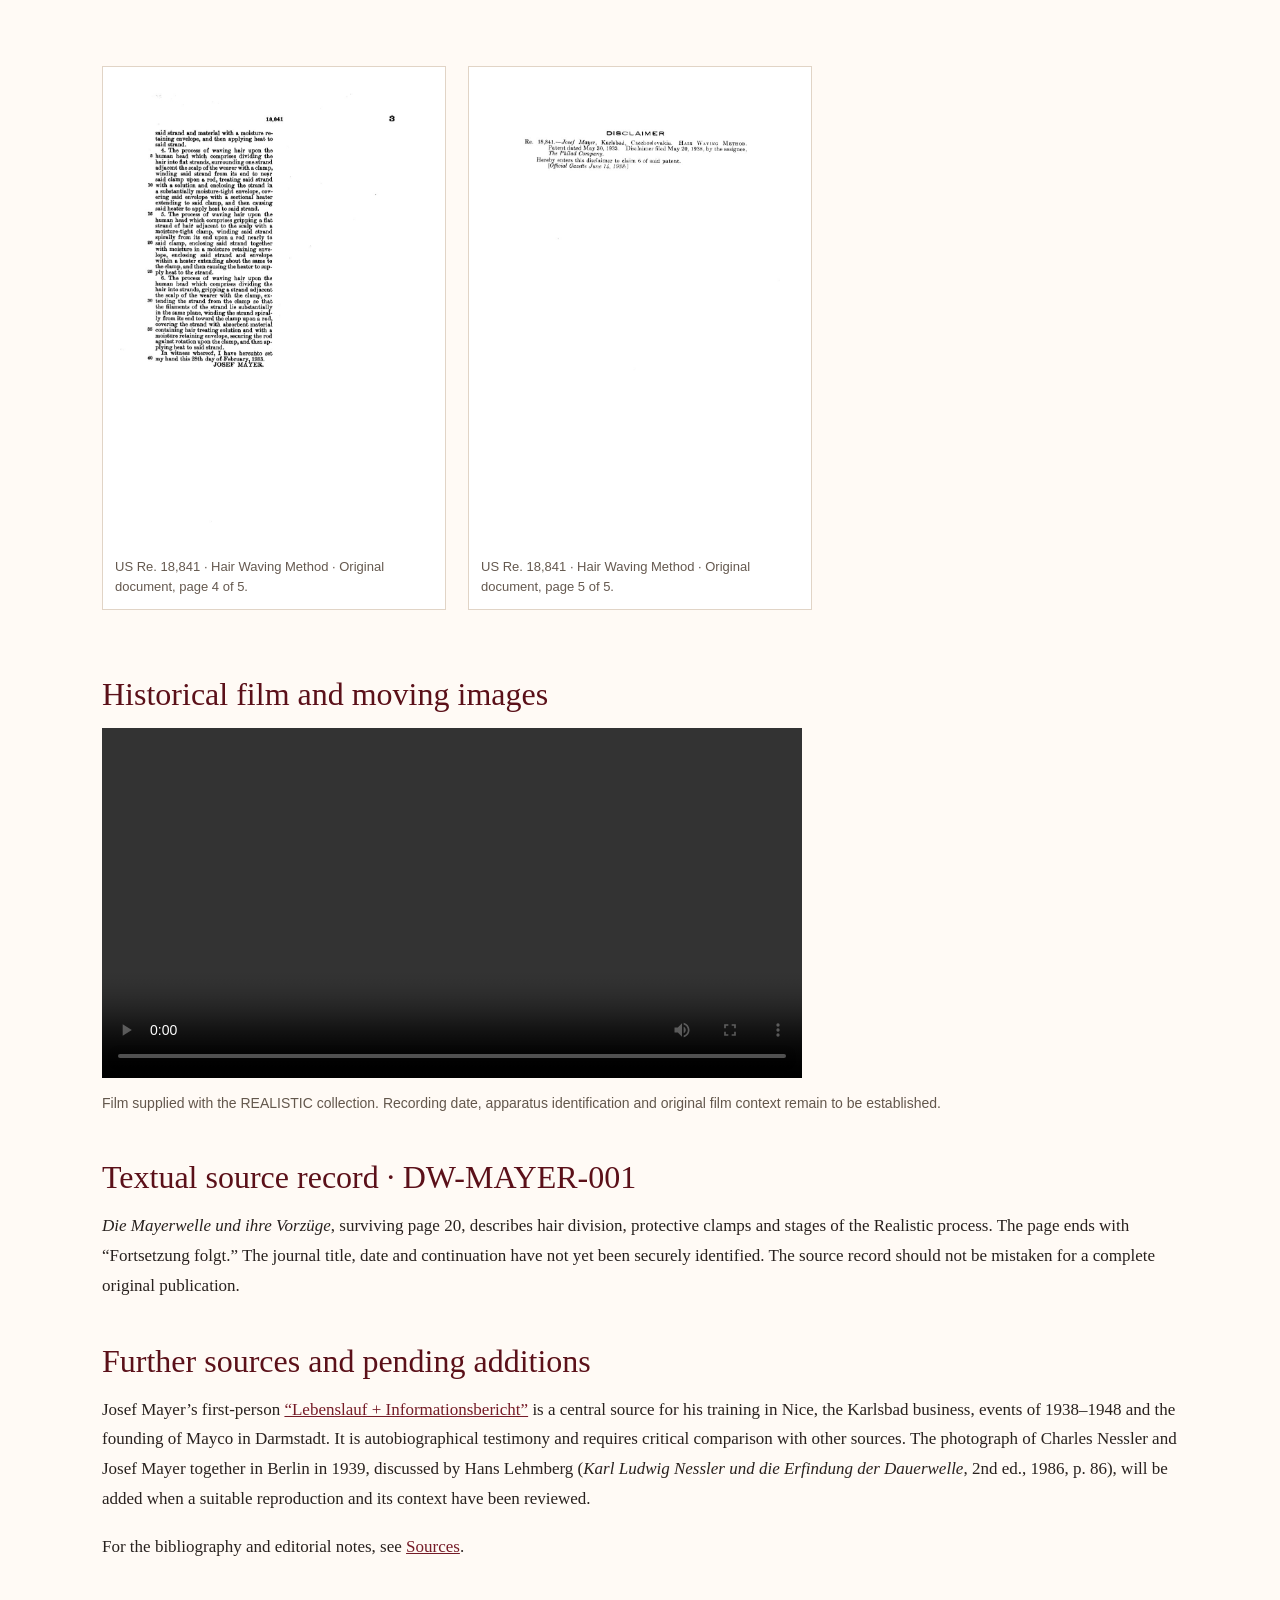
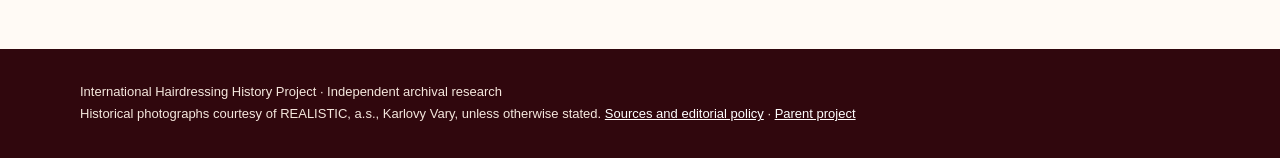
<file: documents.html>
<!doctype html>
<!DOCTYPE html>
<html lang="en"><head><meta charset="utf-8"/><meta content="width=device-width,initial-scale=1" name="viewport"/><title>Josef Mayer Archive | Historical Photos, Diplomas &amp; Patents</title><meta content="Browse Josef Mayer and Mayer Realistic archival photographs, advertisements, diplomas, equipment images, technical articles and original patents." name="description"/><meta content="index,follow" name="robots"/><link href="https://mayer.hairdressing-history.org/documents.html" rel="canonical"/><link href="assets/site.css" rel="stylesheet"/></head><body><header class="mast"><div class="brand"><div><a href="index.html">INTERNATIONAL HAIRDRESSING HISTORY PROJECT</a><small>Independent archival research · Josef Mayer collection</small></div><a href="https://hairdressing-history.org/">Main project</a></div></header><nav aria-label="Main navigation"><div class="inner"><a href="index.html">Home</a><a href="biography.html">Biography</a><a href="flat-winding.html">Flat winding</a><a href="mayer-realistic.html">Mayer Realistic</a><a href="nessler-and-mayer.html">Nessler &amp; Mayer</a><a href="patents.html">Patents</a><a aria-current="page" href="documents.html">Documents</a><a href="sources.html">Sources</a></div></nav><section class="hero"><div class="wrap"><span class="eyebrow">The Josef Mayer Research Project</span><h1>Historical documents &amp; visual archive</h1><p>Photographs, certificates, advertisements, apparatuses and original patent records related to Josef Mayer and Mayer Realistic.</p></div></section><main><div class="wrap"><p class="lead">This research inventory brings together historical material relating to Josef Mayer (1881–1952), his Realistic permanent-wave system and its professional reception. Images are reproduced with permission from REALISTIC, a.s., Karlovy Vary, where indicated. Undated objects are not assigned speculative years.</p><div class="note"><strong>How to use this archive.</strong> Select an image to open the original file. Captions identify what the item shows, while publication dates, object models and provenance remain explicitly open where they have not been established. The two US patents are available as complete PDFs and as page-by-page scans.</div><h2>People, premises and the Realistic business</h2><p>These photographs and advertising materials are relevant to Mayer’s professional career and the organisation of his Karlsbad enterprise. The autobiographical account reproduced at <a href="https://www.mayer-realistic.de/lebenslauf/">mayer-realistic.de</a> provides additional biographical context, but its first-person claims should be distinguished from independent documentary confirmation.</p><div class="grid"><figure><a href="assets/images/josef-mayer-portrait.jpg" rel="noopener" target="_blank"><img alt="Historical portrait of Josef Mayer" loading="lazy" src="assets/images/josef-mayer-portrait.jpg"/></a><figcaption><strong>DOC-JM-001 · Josef Mayer.</strong> Portrait from the REALISTIC collection; original photographic date and format not yet verified. <em>Image courtesy of REALISTIC, a.s., Karlovy Vary.</em></figcaption></figure><figure><a href="assets/images/mayer-salon-group.jpg" rel="noopener" target="_blank"><img alt="Historical group in front of a shop bearing the name Jos. Mayer" loading="lazy" src="assets/images/mayer-salon-group.jpg"/></a><figcaption><strong>DOC-JM-002 · Salon group.</strong> Group outside a premises bearing the name “Jos. Mayer”; precise date and identities of the individuals remain unverified. <em>Image courtesy of REALISTIC, a.s., Karlovy Vary.</em></figcaption></figure><figure><a href="assets/images/mayer-realistic-factory.jpg" rel="noopener" target="_blank"><img alt="Historical factory building photograph" loading="lazy" src="assets/images/mayer-realistic-factory.jpg"/></a><figcaption><strong>DOC-JM-003 · Factory photograph.</strong> Building reproduced in the REALISTIC collection; exact site and date need confirmation. <em>Image courtesy of REALISTIC, a.s., Karlovy Vary.</em></figcaption></figure><figure><a href="assets/images/mayer-realistic-advertisement.gif" rel="noopener" target="_blank"><img alt="German advertisement for Mayer Realistic in Karlsbad" loading="lazy" src="assets/images/mayer-realistic-advertisement.gif"/></a><figcaption><strong>DOC-JM-004 · Commercial advertisement.</strong> Contemporary promotion of Mayer Realistic with salon and factory addresses in Karlsbad; original publication and date are still unidentified. <em>Image courtesy of REALISTIC, a.s., Karlovy Vary.</em></figcaption></figure><figure><a href="assets/images/realistic-exhibition.jpg" rel="noopener" target="_blank"><img alt="French-language exhibition display for the Realistic permanent wave" loading="lazy" src="assets/images/realistic-exhibition.jpg"/></a><figcaption><strong>DOC-JM-005 · Exhibition display.</strong> French-language Realistic presentation with equipment; location and date remain open. <em>Image courtesy of REALISTIC, a.s., Karlovy Vary.</em></figcaption></figure></div><h2>Training diplomas and professional recognition</h2><p>The surviving <em>Realistic</em> certificates document the branding and professional teaching of Mayer’s system. <strong>They are not Josef Mayer’s personal “Diplôme de Professeur” from Nice dated 2 April 1906.</strong> The latter is mentioned in his autobiographical account, but its original certificate is not reproduced here.</p><div class="grid"><figure><a href="assets/images/realistic-diploma.jpg" rel="noopener" target="_blank"><img alt="French-language qualification diploma for the Realistic permanent-wave system" loading="lazy" src="assets/images/realistic-diploma.jpg"/></a><figcaption><strong>DOC-JM-006 · French Realistic diploma.</strong> Certificate identifying the “Système Jos. Mayer, Carlsbad”; recipient and issue date not established. <em>Image courtesy of REALISTIC, a.s., Karlovy Vary.</em></figcaption></figure><figure><a href="assets/images/realistic-diploma-variant.jpg" rel="noopener" target="_blank"><img alt="Variant of the French Realistic diploma" loading="lazy" src="assets/images/realistic-diploma-variant.jpg"/></a><figcaption><strong>DOC-JM-007 · French diploma variant.</strong> A separate surviving example or variant; differences and original issue details require further comparison. <em>Image courtesy of REALISTIC, a.s., Karlovy Vary.</em></figcaption></figure><figure><a href="assets/images/realistic-english-diploma.jpg" rel="noopener" target="_blank"><img alt="English-language Realistic diploma" loading="lazy" src="assets/images/realistic-english-diploma.jpg"/></a><figcaption><strong>DOC-JM-008 · English-language diploma.</strong> Evidence of English-language presentation of the Realistic system; recipient and issue date require verification. <em>Image courtesy of REALISTIC, a.s., Karlovy Vary.</em></figcaption></figure></div><h2>Apparatuses and technical photographs</h2><p>The photographs below show equipment preserved or reproduced in the REALISTIC collection. Visual similarity to a patent drawing does not by itself identify a model or manufacturing date.</p><div class="grid"><figure><a href="assets/images/realistic-heating-apparatus.jpg" rel="noopener" target="_blank"><img alt="Historical electrical permanent wave heating apparatus" loading="lazy" src="assets/images/realistic-heating-apparatus.jpg"/></a><figcaption><strong>DOC-JM-009 · Heating apparatus.</strong> Electrical equipment with suspended heating elements; precise model not confirmed. <em>Image courtesy of REALISTIC, a.s., Karlovy Vary.</em></figcaption></figure><figure><a href="assets/images/realistic-apparatus-pair.jpg" rel="noopener" target="_blank"><img alt="Pair of hair-waving apparatus components" loading="lazy" src="assets/images/realistic-apparatus-pair.jpg"/></a><figcaption><strong>DOC-JM-010 · Apparatus components.</strong> Two preserved equipment heads or components; identification and dating remain open. <em>Image courtesy of REALISTIC, a.s., Karlovy Vary.</em></figcaption></figure><figure><a href="assets/images/realistic-machine-full.jpg" rel="noopener" target="_blank"><img alt="Full view of standing permanent-wave machine" loading="lazy" src="assets/images/realistic-machine-full.jpg"/></a><figcaption><strong>DOC-JM-011 · Standing machine.</strong> Modern object photograph of a permanent-wave apparatus; attribution to a particular patented model not established. <em>Image courtesy of REALISTIC, a.s., Karlovy Vary.</em></figcaption></figure><figure><a href="assets/images/realistic-machine-detail.jpg" rel="noopener" target="_blank"><img alt="Detail of standing permanent-wave machine" loading="lazy" src="assets/images/realistic-machine-detail.jpg"/></a><figcaption><strong>DOC-JM-012 · Machine detail.</strong> Close-up documenting mechanical construction of the surviving apparatus. <em>Image courtesy of REALISTIC, a.s., Karlovy Vary.</em></figcaption></figure></div><h2>Contemporary articles and press material</h2><div class="grid"><figure><a href="assets/images/mayer-technical-article.jpg" rel="noopener" target="_blank"><img alt="Historical technical illustrated article about permanent waving" loading="lazy" src="assets/images/mayer-technical-article.jpg"/></a><figcaption><strong>DOC-JM-013 · Technical article.</strong> Historical illustrated material relating to permanent waving; journal, publication date and full bibliographic details require verification. <em>Image courtesy of REALISTIC, a.s., Karlovy Vary.</em></figcaption></figure><figure><a href="assets/images/nessler-article.jpg" rel="noopener" target="_blank"><img alt="Historical article about Charles Nessler" loading="lazy" src="assets/images/nessler-article.jpg"/></a><figcaption><strong>DOC-JM-014 · Charles Nessler article.</strong> Historical article with portrait and signature; useful comparative material for the <a href="nessler-and-mayer.html">Nessler &amp; Mayer</a> research page. <em>Image courtesy of REALISTIC, a.s., Karlovy Vary.</em></figcaption></figure></div><h2>Original US patent documents</h2><p>Unlike the undated collection images, these patent publications carry verifiable filing and publication information. Each page is viewable directly on this website. <strong>US Re. 18,841 is not a reissue of US 1,619,794.</strong> They belong to different patent lineages.</p><h3 id="us1619794">US 1,619,794 · Permanent-Hair-Waving Appliance</h3><p>Filed 19 March 1925; Czechoslovak priority 3 April 1924; patented 1 March 1927. Hinged electrically heated appliance. <a href="assets/patents/US1619794.pdf">Open the complete original PDF</a> · <a href="patents.html#us1619794">Detailed patent analysis</a>.</p><div class="grid"><figure><a href="assets/patents/US1619794-page-1.jpg" rel="noopener" target="_blank"><img alt="US 1,619,794 · Permanent-Hair-Waving Appliance, scanned page 1" loading="lazy" src="assets/patents/US1619794-page-1.jpg"/></a><figcaption>US 1,619,794 · Permanent-Hair-Waving Appliance · Original document, page 1 of 3.</figcaption></figure><figure><a href="assets/patents/US1619794-page-2.jpg" rel="noopener" target="_blank"><img alt="US 1,619,794 · Permanent-Hair-Waving Appliance, scanned page 2" loading="lazy" src="assets/patents/US1619794-page-2.jpg"/></a><figcaption>US 1,619,794 · Permanent-Hair-Waving Appliance · Original document, page 2 of 3.</figcaption></figure><figure><a href="assets/patents/US1619794-page-3.jpg" rel="noopener" target="_blank"><img alt="US 1,619,794 · Permanent-Hair-Waving Appliance, scanned page 3" loading="lazy" src="assets/patents/US1619794-page-3.jpg"/></a><figcaption>US 1,619,794 · Permanent-Hair-Waving Appliance · Original document, page 3 of 3.</figcaption></figure></div><h3 id="re18841">US Re. 18,841 · Hair Waving Method</h3><p>Reissued 30 May 1933; method patent concerning flat winding, clamps and protective materials. Supplied copy includes a later disclaimer filed in 1938. <a href="assets/patents/USRE18841.pdf">Open the complete original PDF</a> · <a href="patents.html#re18841">Detailed patent analysis</a>.</p><div class="grid"><figure><a href="assets/patents/USRE18841-page-1.jpg" rel="noopener" target="_blank"><img alt="US Re. 18,841 · Hair Waving Method, scanned page 1" loading="lazy" src="assets/patents/USRE18841-page-1.jpg"/></a><figcaption>US Re. 18,841 · Hair Waving Method · Original document, page 1 of 5.</figcaption></figure><figure><a href="assets/patents/USRE18841-page-2.jpg" rel="noopener" target="_blank"><img alt="US Re. 18,841 · Hair Waving Method, scanned page 2" loading="lazy" src="assets/patents/USRE18841-page-2.jpg"/></a><figcaption>US Re. 18,841 · Hair Waving Method · Original document, page 2 of 5.</figcaption></figure><figure><a href="assets/patents/USRE18841-page-3.jpg" rel="noopener" target="_blank"><img alt="US Re. 18,841 · Hair Waving Method, scanned page 3" loading="lazy" src="assets/patents/USRE18841-page-3.jpg"/></a><figcaption>US Re. 18,841 · Hair Waving Method · Original document, page 3 of 5.</figcaption></figure><figure><a href="assets/patents/USRE18841-page-4.jpg" rel="noopener" target="_blank"><img alt="US Re. 18,841 · Hair Waving Method, scanned page 4" loading="lazy" src="assets/patents/USRE18841-page-4.jpg"/></a><figcaption>US Re. 18,841 · Hair Waving Method · Original document, page 4 of 5.</figcaption></figure><figure><a href="assets/patents/USRE18841-page-5.jpg" rel="noopener" target="_blank"><img alt="US Re. 18,841 · Hair Waving Method, scanned page 5" loading="lazy" src="assets/patents/USRE18841-page-5.jpg"/></a><figcaption>US Re. 18,841 · Hair Waving Method · Original document, page 5 of 5.</figcaption></figure></div><h2>Historical film and moving images</h2><video controls="True" preload="metadata"><source src="assets/32874.mp4" type="video/mp4"/></video><p><span class="source">Film supplied with the REALISTIC collection. Recording date, apparatus identification and original film context remain to be established.</span></p><h2>Textual source record · DW-MAYER-001</h2><p><em>Die Mayerwelle und ihre Vorzüge</em>, surviving page 20, describes hair division, protective clamps and stages of the Realistic process. The page ends with “Fortsetzung folgt.” The journal title, date and continuation have not yet been securely identified. The source record should not be mistaken for a complete original publication.</p><h2>Further sources and pending additions</h2><p>Josef Mayer’s first-person <a href="https://www.mayer-realistic.de/lebenslauf/">“Lebenslauf + Informationsbericht”</a> is a central source for his training in Nice, the Karlsbad business, events of 1938–1948 and the founding of Mayco in Darmstadt. It is autobiographical testimony and requires critical comparison with other sources. The photograph of Charles Nessler and Josef Mayer together in Berlin in 1939, discussed by Hans Lehmberg (<em>Karl Ludwig Nessler und die Erfindung der Dauerwelle</em>, 2nd ed., 1986, p. 86), will be added when a suitable reproduction and its context have been reviewed.</p><p>For the bibliography and editorial notes, see <a href="sources.html">Sources</a>.</p></div></main><footer><div class="foot">International Hairdressing History Project · Independent archival research<br/>Historical photographs courtesy of REALISTIC, a.s., Karlovy Vary, unless otherwise stated. <a href="sources.html">Sources and editorial policy</a> · <a href="https://hairdressing-history.org/">Parent project</a></div></footer></body></html>
</file>
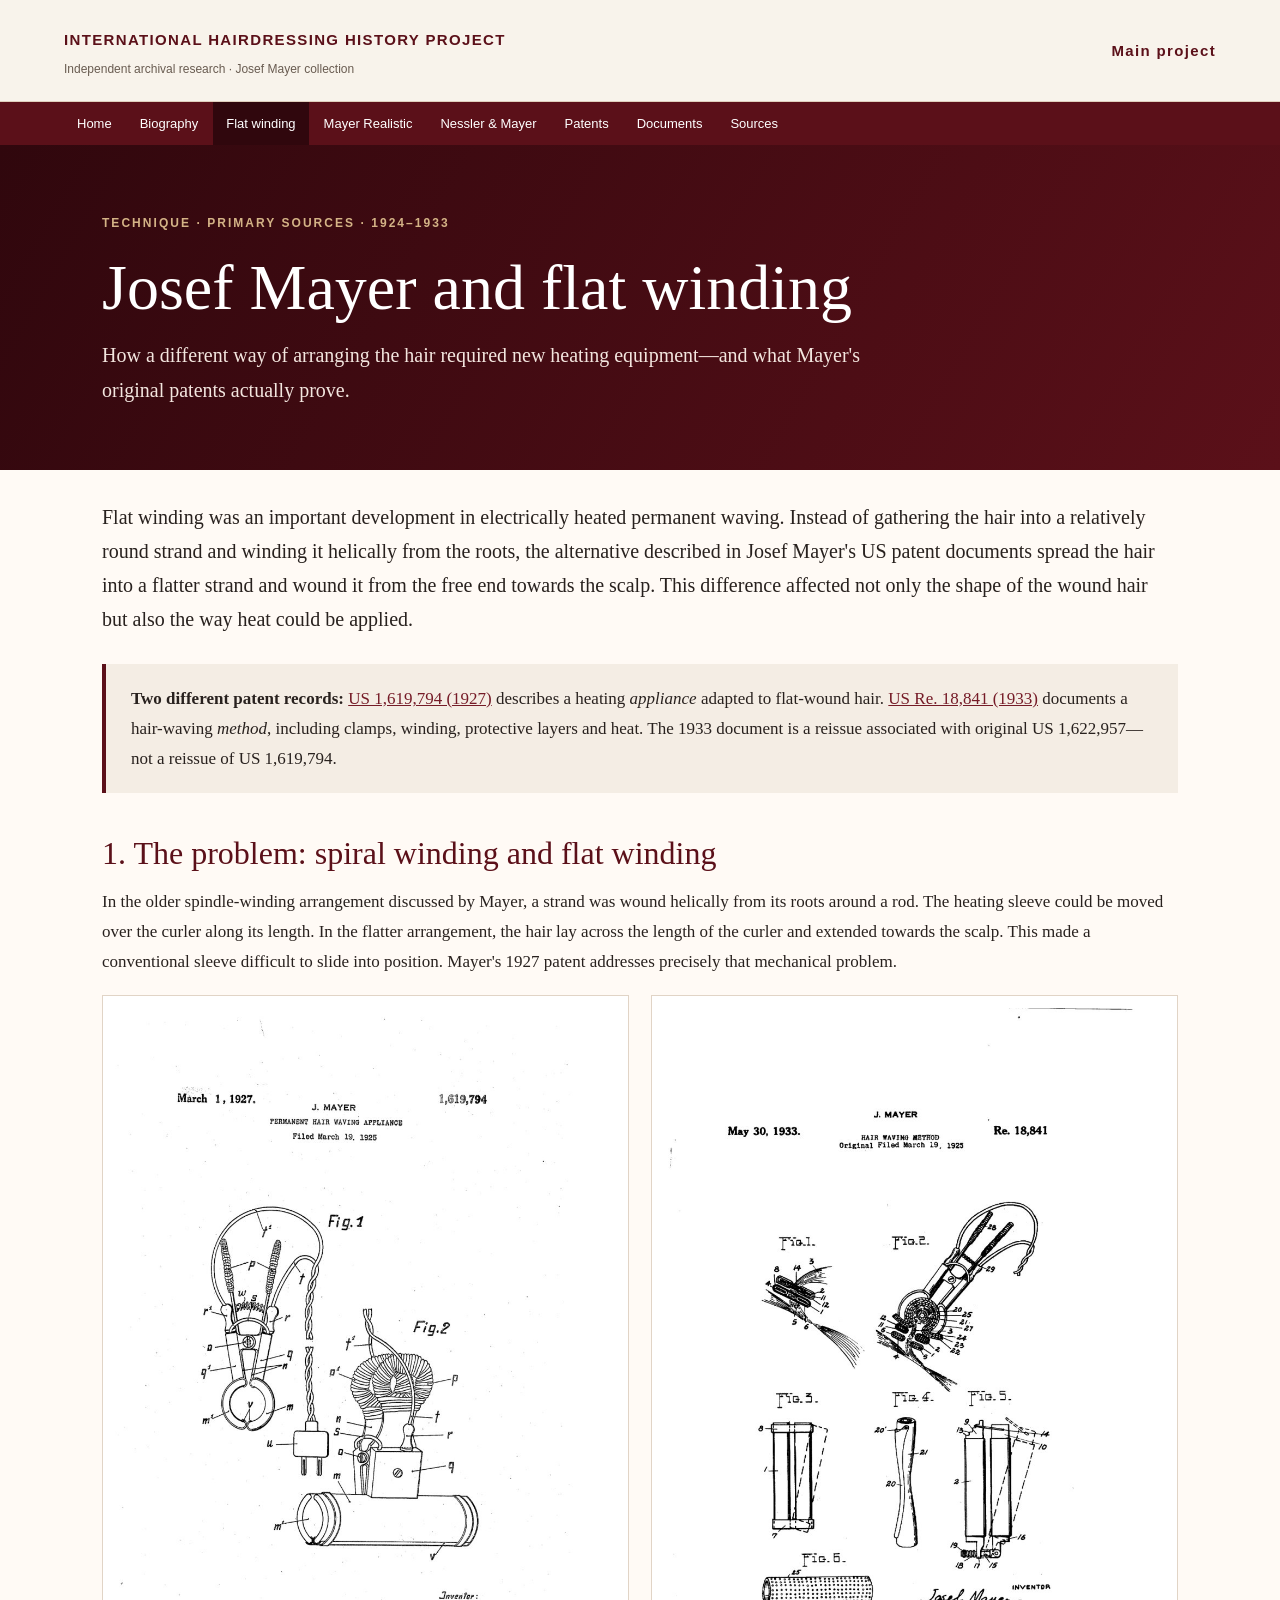
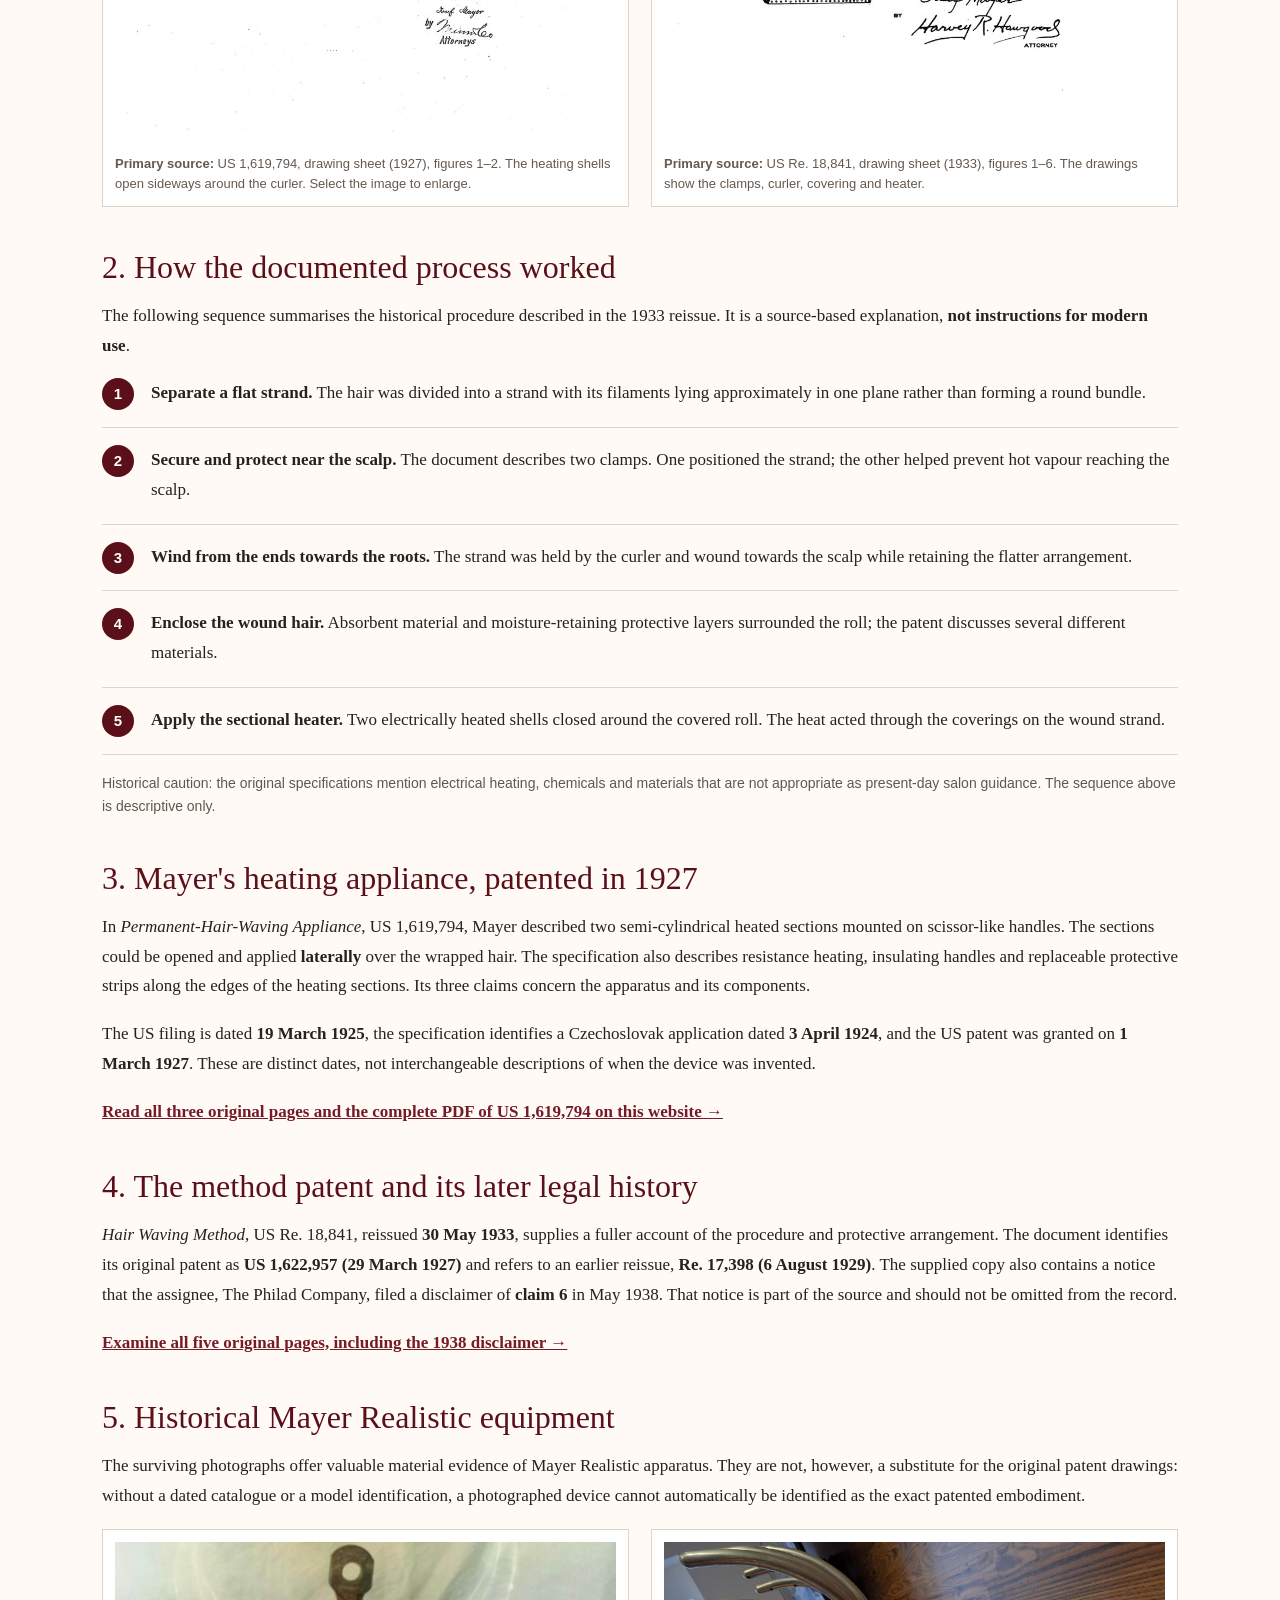
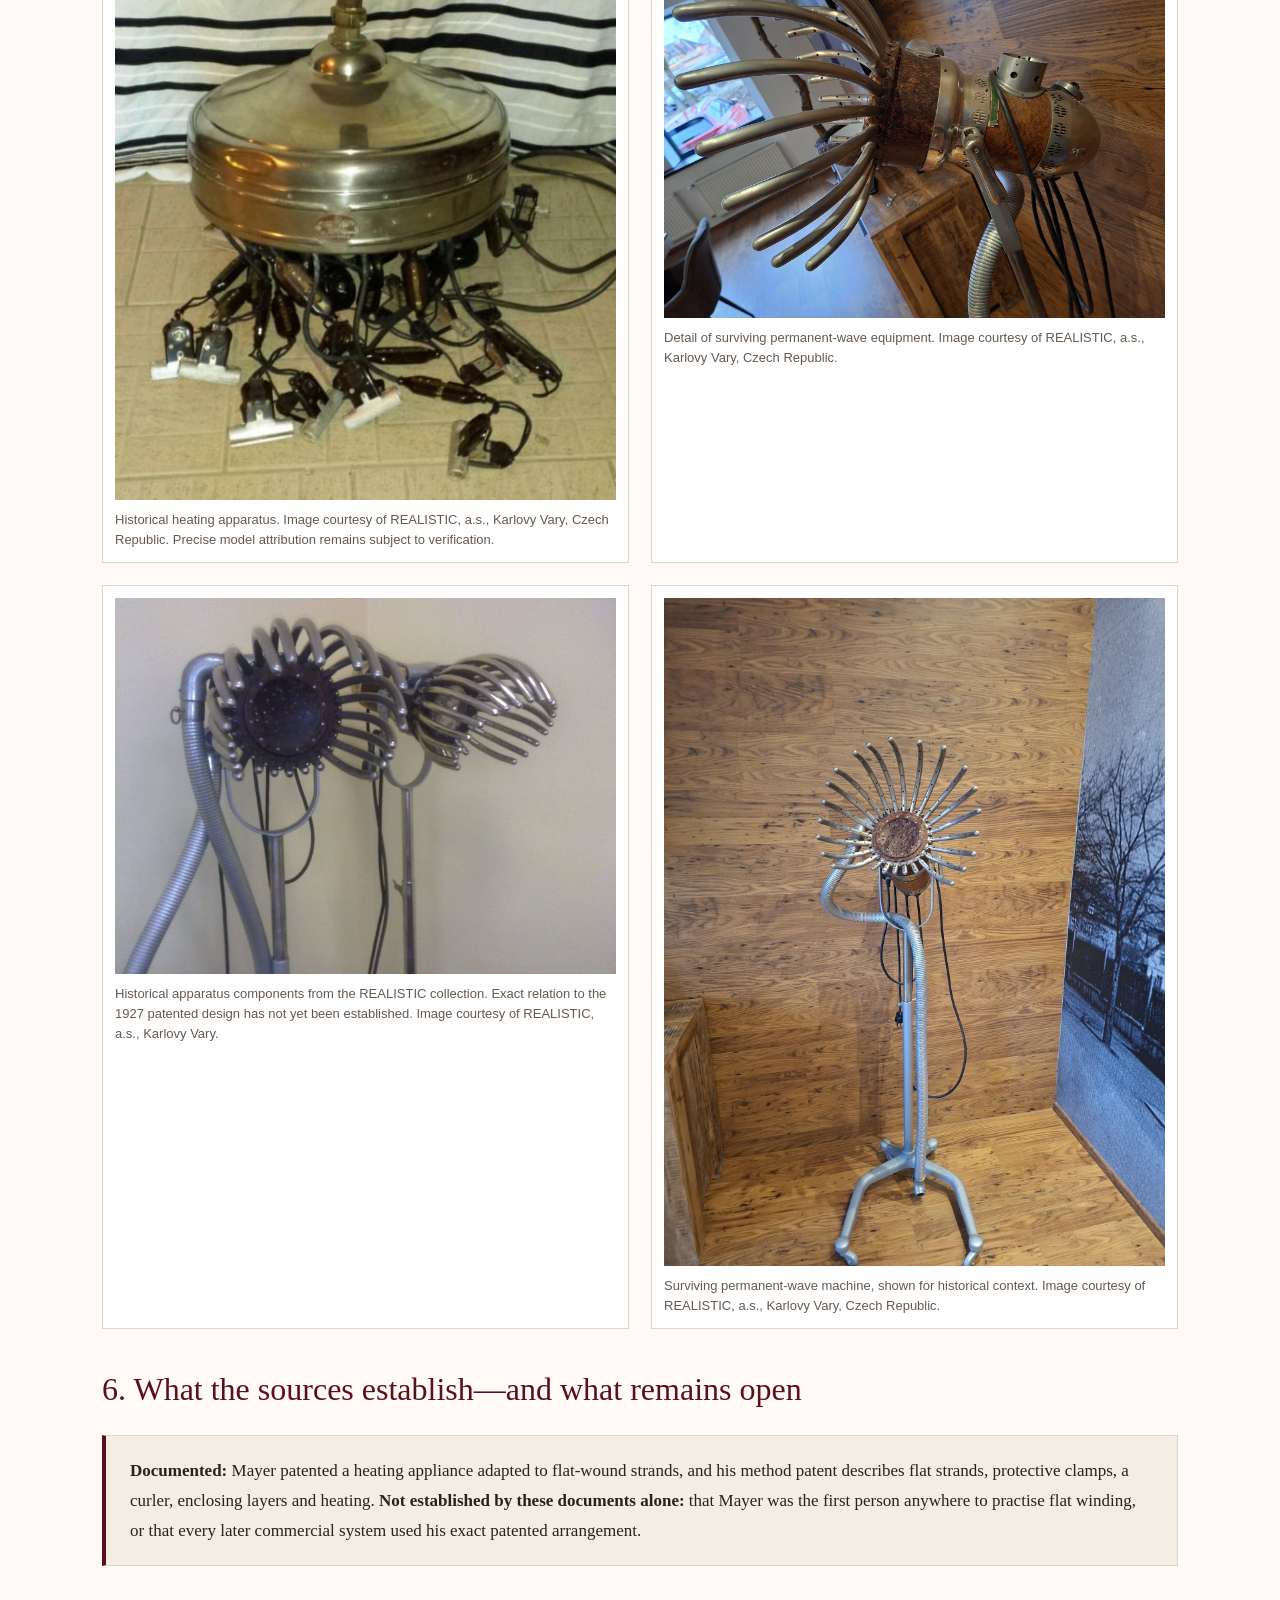
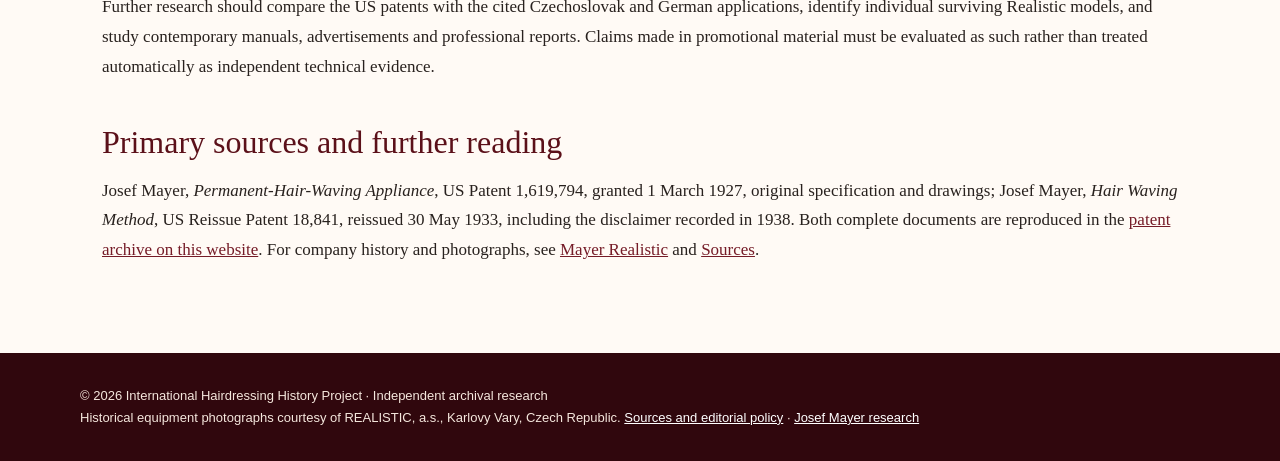
<file: flat-winding.html>
<!doctype html>
<html lang="en"><head><meta charset="utf-8"><meta name="viewport" content="width=device-width, initial-scale=1">
<title>Flat Winding by Josef Mayer | Permanent-Wave Technology</title>
<meta content="Explore Josef Mayer’s flat-winding method through historical permanent-wave equipment, original US patent drawings and technical research." name="description"/>
<meta name="robots" content="index,follow"><link rel="canonical" href="https://mayer.hairdressing-history.org/flat-winding.html"><link rel="stylesheet" href="assets/site.css">
<style>.illustrations{display:grid;grid-template-columns:repeat(2,minmax(0,1fr));gap:22px}.illustrations figure{margin:0}.illustrations img{width:100%;height:auto;display:block}.steps{counter-reset:steps;list-style:none;padding:0}.steps li{counter-increment:steps;position:relative;padding:0 0 19px 49px;margin-bottom:17px;border-bottom:1px solid #e1d4c6}.steps li:before{content:counter(steps);position:absolute;left:0;top:0;width:32px;height:32px;background:#5b1019;color:#fff;border-radius:50%;text-align:center;line-height:32px;font:700 15px/32px Arial,sans-serif}.smallprint{font:14px/1.65 Arial,sans-serif;color:#62574d}.primary-link{font-weight:bold}.feature{background:#f4ede4;padding:20px 25px;margin:28px 0;border-left:4px solid #5b1019}@media(max-width:700px){.illustrations{grid-template-columns:1fr}}</style></head>
<body><header class="mast"><div class="brand"><div><a href="index.html">INTERNATIONAL HAIRDRESSING HISTORY PROJECT</a><small>Independent archival research · Josef Mayer collection</small></div><a href="https://hairdressing-history.org/">Main project</a></div></header>
<nav aria-label="Main navigation"><div class="inner"><a href="index.html">Home</a><a href="biography.html">Biography</a><a href="flat-winding.html" aria-current="page">Flat winding</a><a href="mayer-realistic.html">Mayer Realistic</a><a href="nessler-and-mayer.html">Nessler &amp; Mayer</a><a href="patents.html">Patents</a><a href="documents.html">Documents</a><a href="sources.html">Sources</a></div></nav>
<section class="hero"><div class="wrap"><span class="eyebrow">Technique · Primary sources · 1924–1933</span><h1>Josef Mayer and flat winding</h1><p>How a different way of arranging the hair required new heating equipment—and what Mayer's original patents actually prove.</p></div></section>
<main><div class="wrap">
<p class="lead">Flat winding was an important development in electrically heated permanent waving. Instead of gathering the hair into a relatively round strand and winding it helically from the roots, the alternative described in Josef Mayer's US patent documents spread the hair into a flatter strand and wound it from the free end towards the scalp. This difference affected not only the shape of the wound hair but also the way heat could be applied.</p>
<div class="feature"><strong>Two different patent records:</strong> <a href="patents.html#us1619794">US 1,619,794 (1927)</a> describes a heating <em>appliance</em> adapted to flat-wound hair. <a href="patents.html#re18841">US Re. 18,841 (1933)</a> documents a hair-waving <em>method</em>, including clamps, winding, protective layers and heat. The 1933 document is a reissue associated with original US 1,622,957—not a reissue of US 1,619,794.</div>
<h2>1. The problem: spiral winding and flat winding</h2>
<p>In the older spindle-winding arrangement discussed by Mayer, a strand was wound helically from its roots around a rod. The heating sleeve could be moved over the curler along its length. In the flatter arrangement, the hair lay across the length of the curler and extended towards the scalp. This made a conventional sleeve difficult to slide into position. Mayer's 1927 patent addresses precisely that mechanical problem.</p>
<div class="illustrations"><figure><a href="assets/patents/US1619794-page-1.jpg" target="_blank" rel="noopener"><img src="assets/patents/US1619794-page-1.jpg" alt="Original drawings, US Patent 1,619,794: two-part electrically heated clamp, figures 1 and 2" loading="lazy"></a><figcaption><strong>Primary source:</strong> US 1,619,794, drawing sheet (1927), figures 1–2. The heating shells open sideways around the curler. Select the image to enlarge.</figcaption></figure><figure><a href="assets/patents/USRE18841-page-1.jpg" target="_blank" rel="noopener"><img src="assets/patents/USRE18841-page-1.jpg" alt="Original drawing sheet of US Reissue Patent 18,841 showing clamps, curler and heating method, figures 1–6" loading="lazy"></a><figcaption><strong>Primary source:</strong> US Re. 18,841, drawing sheet (1933), figures 1–6. The drawings show the clamps, curler, covering and heater.</figcaption></figure></div>
<h2>2. How the documented process worked</h2>
<p>The following sequence summarises the historical procedure described in the 1933 reissue. It is a source-based explanation, <strong>not instructions for modern use</strong>.</p>
<ol class="steps"><li><strong>Separate a flat strand.</strong> The hair was divided into a strand with its filaments lying approximately in one plane rather than forming a round bundle.</li><li><strong>Secure and protect near the scalp.</strong> The document describes two clamps. One positioned the strand; the other helped prevent hot vapour reaching the scalp.</li><li><strong>Wind from the ends towards the roots.</strong> The strand was held by the curler and wound towards the scalp while retaining the flatter arrangement.</li><li><strong>Enclose the wound hair.</strong> Absorbent material and moisture-retaining protective layers surrounded the roll; the patent discusses several different materials.</li><li><strong>Apply the sectional heater.</strong> Two electrically heated shells closed around the covered roll. The heat acted through the coverings on the wound strand.</li></ol>
<p class="smallprint">Historical caution: the original specifications mention electrical heating, chemicals and materials that are not appropriate as present-day salon guidance. The sequence above is descriptive only.</p>
<h2>3. Mayer's heating appliance, patented in 1927</h2>
<p>In <em>Permanent-Hair-Waving Appliance</em>, US 1,619,794, Mayer described two semi-cylindrical heated sections mounted on scissor-like handles. The sections could be opened and applied <strong>laterally</strong> over the wrapped hair. The specification also describes resistance heating, insulating handles and replaceable protective strips along the edges of the heating sections. Its three claims concern the apparatus and its components.</p>
<p>The US filing is dated <strong>19 March 1925</strong>, the specification identifies a Czechoslovak application dated <strong>3 April 1924</strong>, and the US patent was granted on <strong>1 March 1927</strong>. These are distinct dates, not interchangeable descriptions of when the device was invented.</p>
<p class="primary-link"><a href="patents.html#us1619794">Read all three original pages and the complete PDF of US 1,619,794 on this website →</a></p>
<h2>4. The method patent and its later legal history</h2>
<p><em>Hair Waving Method</em>, US Re. 18,841, reissued <strong>30 May 1933</strong>, supplies a fuller account of the procedure and protective arrangement. The document identifies its original patent as <strong>US 1,622,957 (29 March 1927)</strong> and refers to an earlier reissue, <strong>Re. 17,398 (6 August 1929)</strong>. The supplied copy also contains a notice that the assignee, The Philad Company, filed a disclaimer of <strong>claim 6</strong> in May 1938. That notice is part of the source and should not be omitted from the record.</p>
<p class="primary-link"><a href="patents.html#re18841">Examine all five original pages, including the 1938 disclaimer →</a></p>
<h2>5. Historical Mayer Realistic equipment</h2>
<p>The surviving photographs offer valuable material evidence of Mayer Realistic apparatus. They are not, however, a substitute for the original patent drawings: without a dated catalogue or a model identification, a photographed device cannot automatically be identified as the exact patented embodiment.</p>
<div class="illustrations"><figure><img src="assets/images/realistic-heating-apparatus.jpg" alt="Historical heating apparatus preserved in the REALISTIC collection" loading="lazy"><figcaption>Historical heating apparatus. Image courtesy of REALISTIC, a.s., Karlovy Vary, Czech Republic. Precise model attribution remains subject to verification.</figcaption></figure><figure><img src="assets/images/realistic-machine-detail.jpg" alt="Detail of historical Mayer Realistic permanent wave machine" loading="lazy"><figcaption>Detail of surviving permanent-wave equipment. Image courtesy of REALISTIC, a.s., Karlovy Vary, Czech Republic.</figcaption></figure><figure><img src="assets/images/realistic-apparatus-pair.jpg" alt="Pair of historical permanent-wave apparatus components from REALISTIC collection" loading="lazy"><figcaption>Historical apparatus components from the REALISTIC collection. Exact relation to the 1927 patented design has not yet been established. Image courtesy of REALISTIC, a.s., Karlovy Vary.</figcaption></figure><figure><img src="assets/images/realistic-machine-full.jpg" alt="Historical complete Mayer Realistic permanent waving machine" loading="lazy"><figcaption>Surviving permanent-wave machine, shown for historical context. Image courtesy of REALISTIC, a.s., Karlovy Vary, Czech Republic.</figcaption></figure></div>
<h2>6. What the sources establish—and what remains open</h2>
<div class="note"><strong>Documented:</strong> Mayer patented a heating appliance adapted to flat-wound strands, and his method patent describes flat strands, protective clamps, a curler, enclosing layers and heating. <strong>Not established by these documents alone:</strong> that Mayer was the first person anywhere to practise flat winding, or that every later commercial system used his exact patented arrangement.</div>
<p>Further research should compare the US patents with the cited Czechoslovak and German applications, identify individual surviving Realistic models, and study contemporary manuals, advertisements and professional reports. Claims made in promotional material must be evaluated as such rather than treated automatically as independent technical evidence.</p>
<h2>Primary sources and further reading</h2>
<p>Josef Mayer, <em>Permanent-Hair-Waving Appliance</em>, US Patent 1,619,794, granted 1 March 1927, original specification and drawings; Josef Mayer, <em>Hair Waving Method</em>, US Reissue Patent 18,841, reissued 30 May 1933, including the disclaimer recorded in 1938. Both complete documents are reproduced in the <a href="patents.html">patent archive on this website</a>. For company history and photographs, see <a href="mayer-realistic.html">Mayer Realistic</a> and <a href="sources.html">Sources</a>.</p>
</div></main><footer><div class="foot">© 2026 International Hairdressing History Project · Independent archival research<br>Historical equipment photographs courtesy of REALISTIC, a.s., Karlovy Vary, Czech Republic. <a href="sources.html">Sources and editorial policy</a> · <a href="index.html">Josef Mayer research</a></div></footer></body></html>
</file>
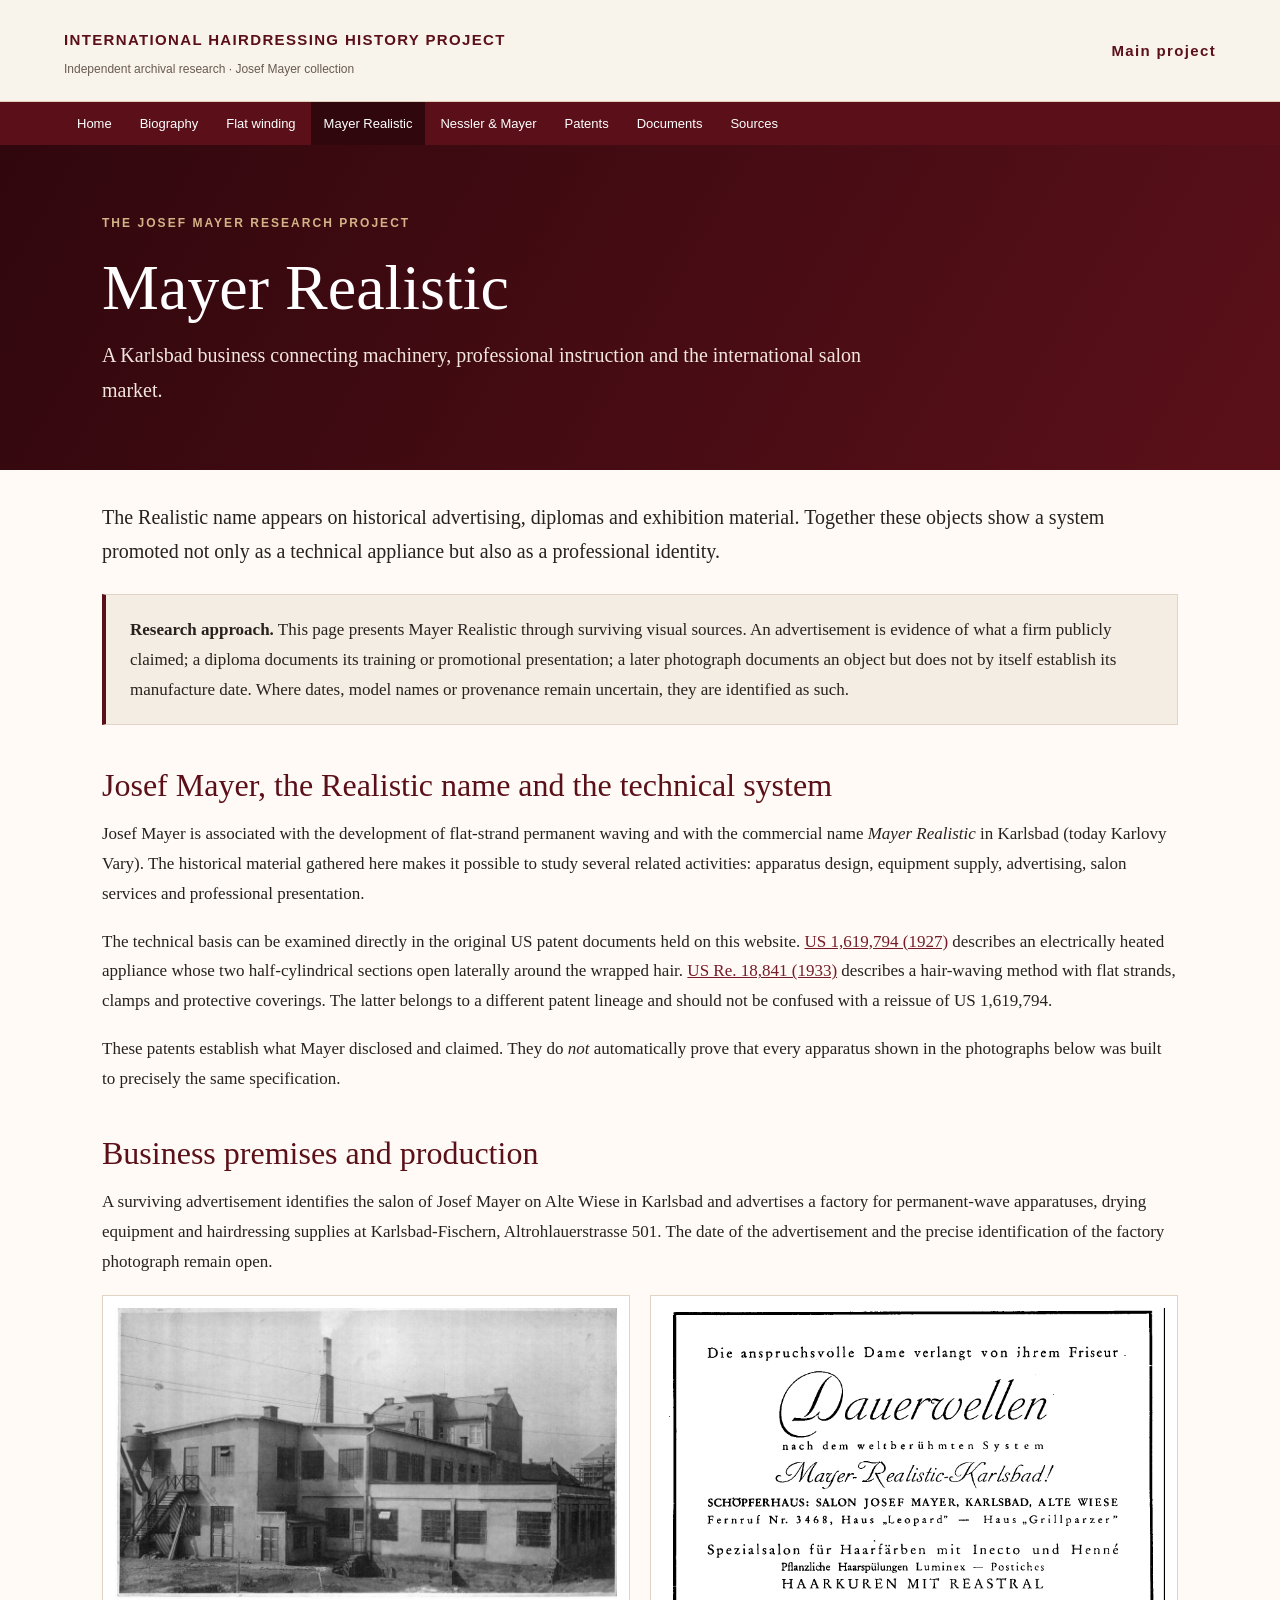
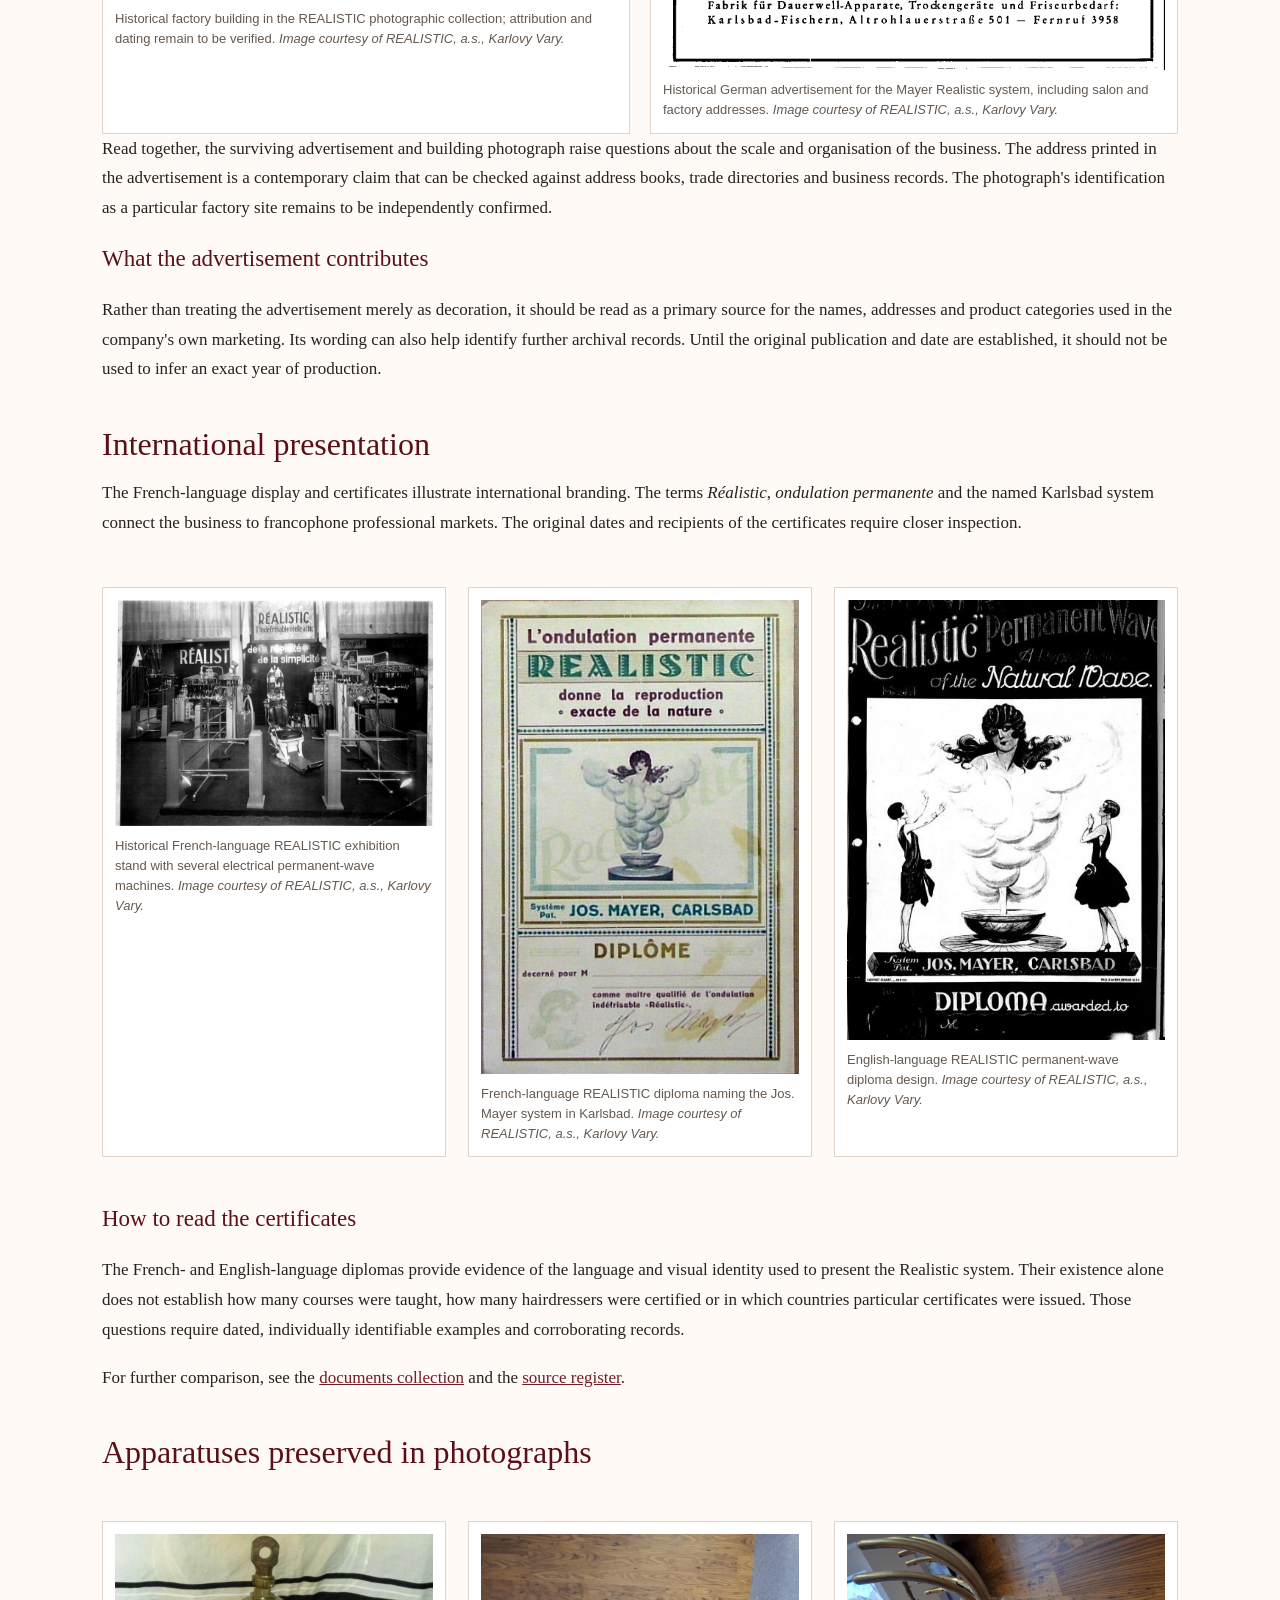
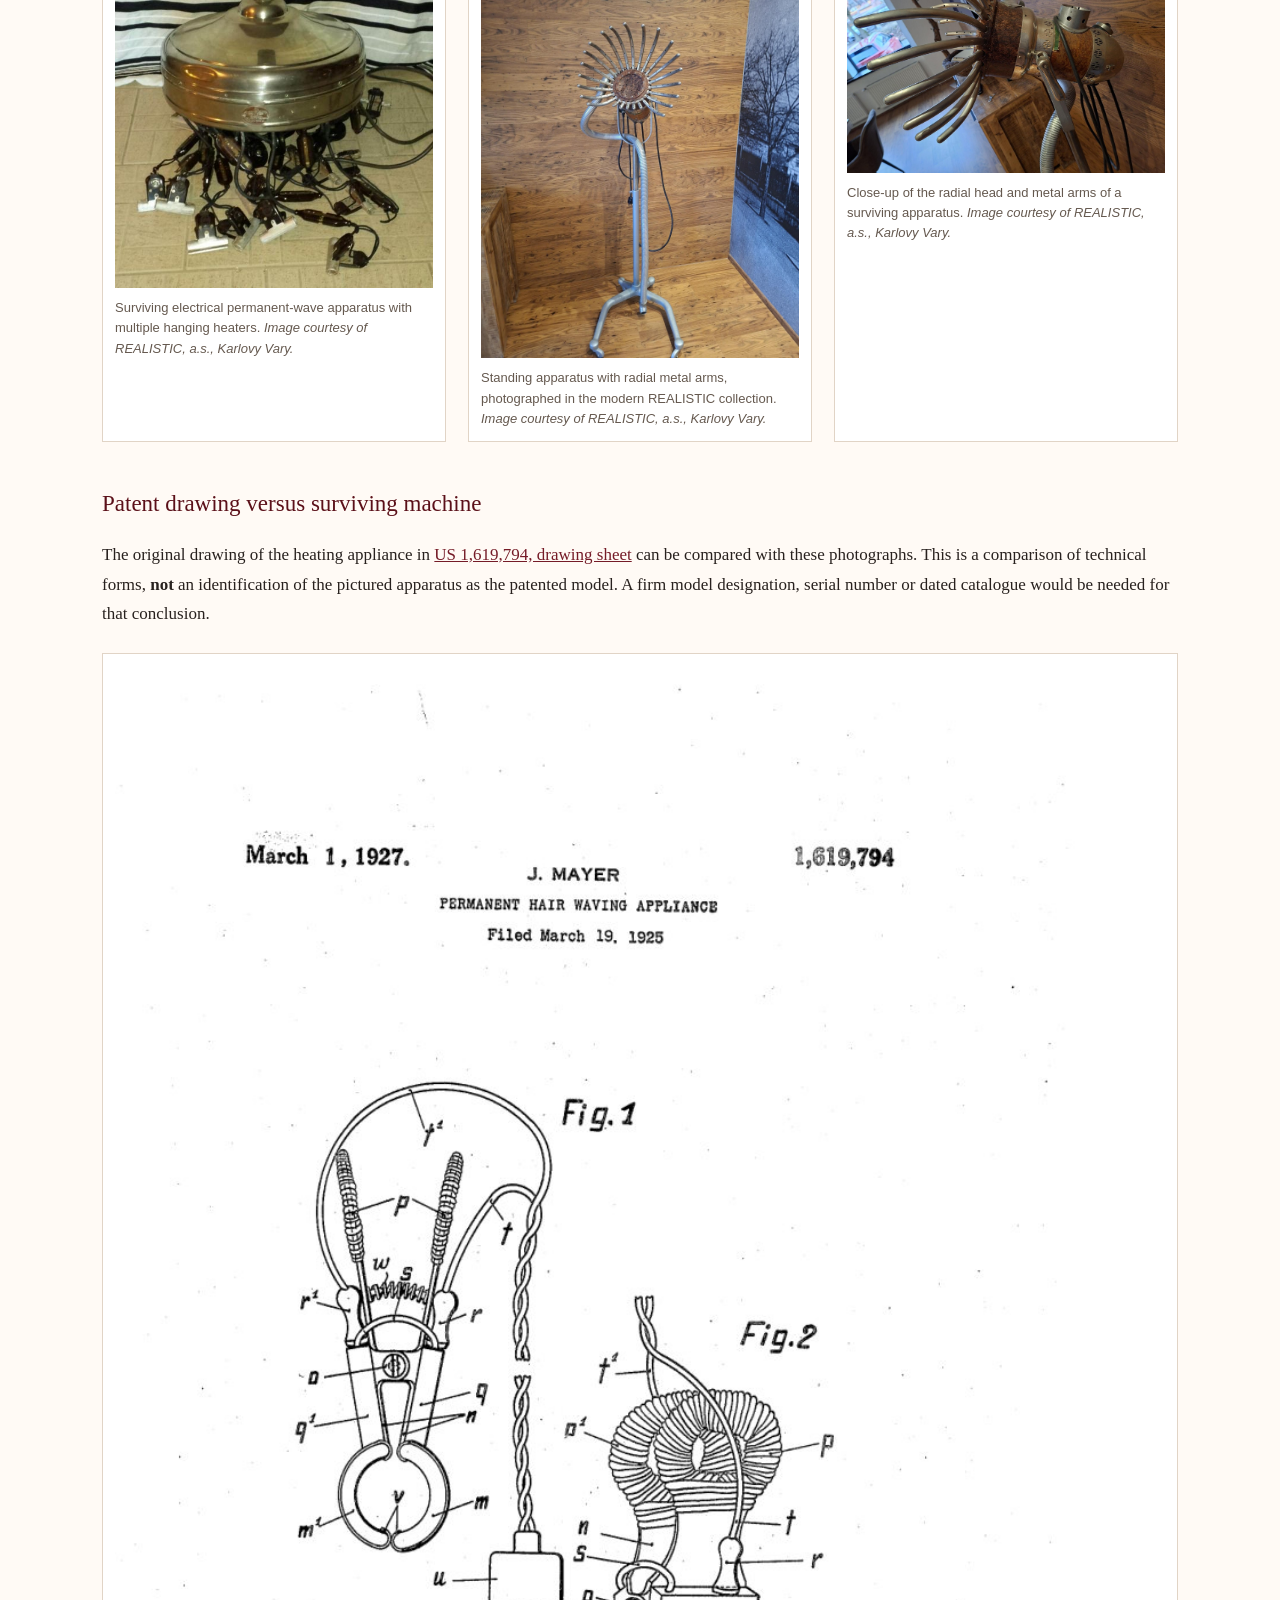
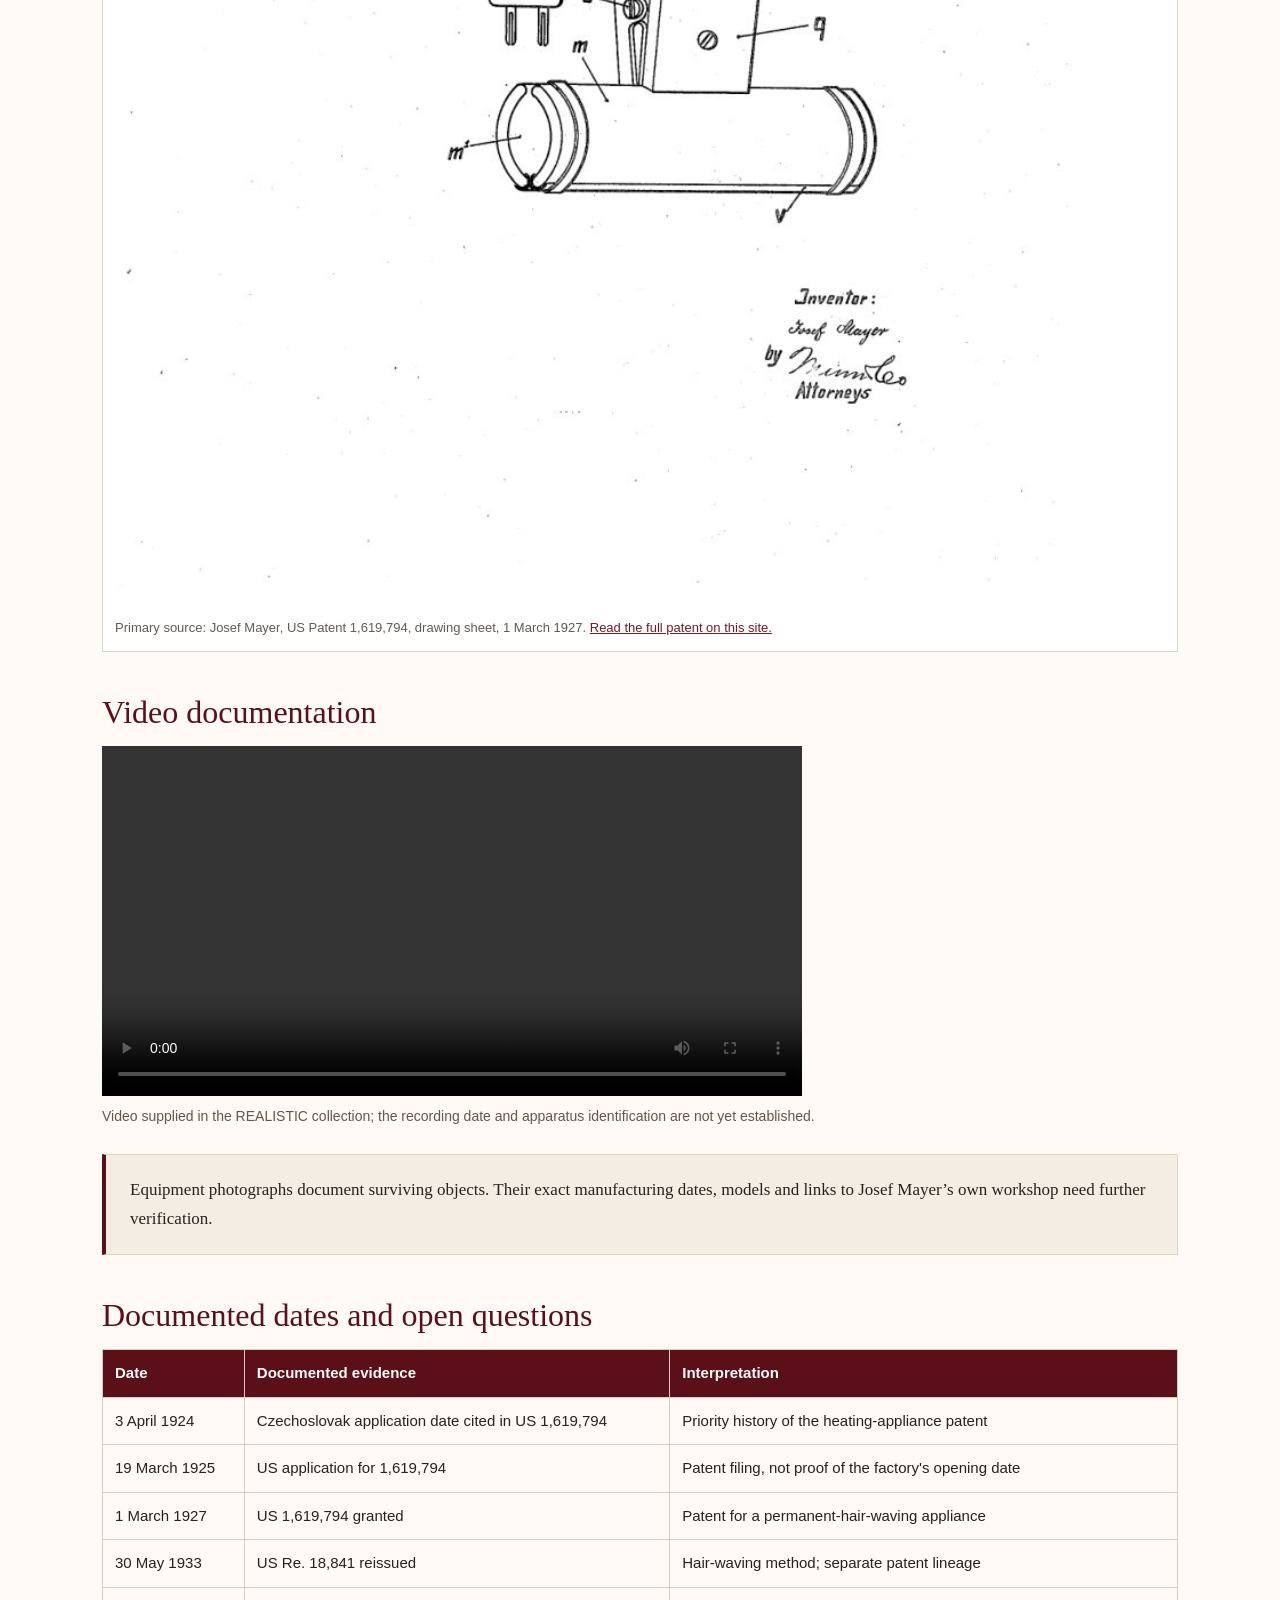
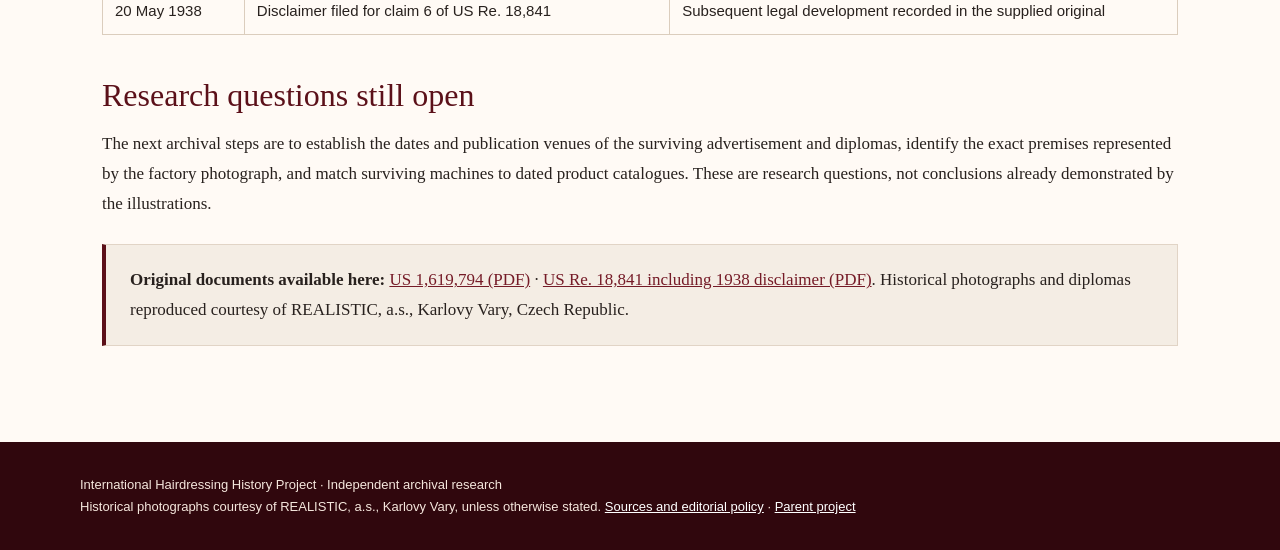
<file: mayer-realistic.html>
<!doctype html>
<!DOCTYPE html>
<html lang="en"><head><meta charset="utf-8"/><meta content="width=device-width,initial-scale=1" name="viewport"/><title>Mayer Realistic | Karlsbad Permanent-Wave Machines &amp; History</title><meta content="Discover Mayer Realistic in Karlsbad through original apparatus photographs, factory history, advertisements, exhibition images and historical diplomas." name="description"/><meta content="index,follow" name="robots"/><link href="https://mayer.hairdressing-history.org/mayer-realistic.html" rel="canonical"/><link href="assets/site.css" rel="stylesheet"/></head><body><header class="mast"><div class="brand"><div><a href="index.html">INTERNATIONAL HAIRDRESSING HISTORY PROJECT</a><small>Independent archival research · Josef Mayer collection</small></div><a href="https://hairdressing-history.org/">Main project</a></div></header><nav aria-label="Main navigation"><div class="inner"><a href="index.html">Home</a><a href="biography.html">Biography</a><a href="flat-winding.html">Flat winding</a><a aria-current="page" href="mayer-realistic.html">Mayer Realistic</a><a href="nessler-and-mayer.html">Nessler &amp; Mayer</a><a href="patents.html">Patents</a><a href="documents.html">Documents</a><a href="sources.html">Sources</a></div></nav><section class="hero"><div class="wrap"><span class="eyebrow">The Josef Mayer Research Project</span><h1>Mayer Realistic</h1><p>A Karlsbad business connecting machinery, professional instruction and the international salon market.</p></div></section><main><div class="wrap"><p class="lead">The Realistic name appears on historical advertising, diplomas and exhibition material. Together these objects show a system promoted not only as a technical appliance but also as a professional identity.</p><section class="note"><strong>Research approach.</strong> This page presents Mayer Realistic through surviving visual sources. An advertisement is evidence of what a firm publicly claimed; a diploma documents its training or promotional presentation; a later photograph documents an object but does not by itself establish its manufacture date. Where dates, model names or provenance remain uncertain, they are identified as such.</section>
<h2>Josef Mayer, the Realistic name and the technical system</h2>
<p>Josef Mayer is associated with the development of flat-strand permanent waving and with the commercial name <em>Mayer Realistic</em> in Karlsbad (today Karlovy Vary). The historical material gathered here makes it possible to study several related activities: apparatus design, equipment supply, advertising, salon services and professional presentation.</p>
<p>The technical basis can be examined directly in the original US patent documents held on this website. <a href="patents.html#us1619794">US 1,619,794 (1927)</a> describes an electrically heated appliance whose two half-cylindrical sections open laterally around the wrapped hair. <a href="patents.html#re18841">US Re. 18,841 (1933)</a> describes a hair-waving method with flat strands, clamps and protective coverings. The latter belongs to a different patent lineage and should not be confused with a reissue of US 1,619,794.</p>
<p>These patents establish what Mayer disclosed and claimed. They do <em>not</em> automatically prove that every apparatus shown in the photographs below was built to precisely the same specification.</p><h2>Business premises and production</h2><p>A surviving advertisement identifies the salon of Josef Mayer on Alte Wiese in Karlsbad and advertises a factory for permanent-wave apparatuses, drying equipment and hairdressing supplies at Karlsbad-Fischern, Altrohlauerstrasse 501. The date of the advertisement and the precise identification of the factory photograph remain open.</p><div class="cards"><figure class=""><img alt="Historical factory building in the REALISTIC photographic collection; attribution and dating remain to be verified." loading="lazy" src="assets/images/mayer-realistic-factory.jpg"/><figcaption>Historical factory building in the REALISTIC photographic collection; attribution and dating remain to be verified. <em>Image courtesy of REALISTIC, a.s., Karlovy Vary.</em></figcaption></figure><figure class=""><img alt="Historical German advertisement for the Mayer Realistic system, including salon and factory addresses." loading="lazy" src="assets/images/mayer-realistic-advertisement.gif"/><figcaption>Historical German advertisement for the Mayer Realistic system, including salon and factory addresses. <em>Image courtesy of REALISTIC, a.s., Karlovy Vary.</em></figcaption></figure></div><p>Read together, the surviving advertisement and building photograph raise questions about the scale and organisation of the business. The address printed in the advertisement is a contemporary claim that can be checked against address books, trade directories and business records. The photograph's identification as a particular factory site remains to be independently confirmed.</p>
<h3>What the advertisement contributes</h3><p>Rather than treating the advertisement merely as decoration, it should be read as a primary source for the names, addresses and product categories used in the company's own marketing. Its wording can also help identify further archival records. Until the original publication and date are established, it should not be used to infer an exact year of production.</p><h2>International presentation</h2><p>The French-language display and certificates illustrate international branding. The terms <em>Réalistic</em>, <em>ondulation permanente</em> and the named Karlsbad system connect the business to francophone professional markets. The original dates and recipients of the certificates require closer inspection.</p><div class="grid"><figure class=""><img alt="Historical French-language REALISTIC exhibition stand with several electrical permanent-wave machines." loading="lazy" src="assets/images/realistic-exhibition.jpg"/><figcaption>Historical French-language REALISTIC exhibition stand with several electrical permanent-wave machines. <em>Image courtesy of REALISTIC, a.s., Karlovy Vary.</em></figcaption></figure><figure class=""><img alt="French-language REALISTIC diploma naming the Jos. Mayer system in Karlsbad." loading="lazy" src="assets/images/realistic-diploma.jpg"/><figcaption>French-language REALISTIC diploma naming the Jos. Mayer system in Karlsbad. <em>Image courtesy of REALISTIC, a.s., Karlovy Vary.</em></figcaption></figure><figure class=""><img alt="English-language REALISTIC permanent-wave diploma design." loading="lazy" src="assets/images/realistic-english-diploma.jpg"/><figcaption>English-language REALISTIC permanent-wave diploma design. <em>Image courtesy of REALISTIC, a.s., Karlovy Vary.</em></figcaption></figure></div><h3>How to read the certificates</h3><p>The French- and English-language diplomas provide evidence of the language and visual identity used to present the Realistic system. Their existence alone does not establish how many courses were taught, how many hairdressers were certified or in which countries particular certificates were issued. Those questions require dated, individually identifiable examples and corroborating records.</p><p>For further comparison, see the <a href="documents.html">documents collection</a> and the <a href="sources.html">source register</a>.</p><h2>Apparatuses preserved in photographs</h2><div class="grid"><figure class=""><img alt="Surviving electrical permanent-wave apparatus with multiple hanging heaters." loading="lazy" src="assets/images/realistic-heating-apparatus.jpg"/><figcaption>Surviving electrical permanent-wave apparatus with multiple hanging heaters. <em>Image courtesy of REALISTIC, a.s., Karlovy Vary.</em></figcaption></figure><figure class=""><img alt="Standing apparatus with radial metal arms, photographed in the modern REALISTIC collection." loading="lazy" src="assets/images/realistic-machine-full.jpg"/><figcaption>Standing apparatus with radial metal arms, photographed in the modern REALISTIC collection. <em>Image courtesy of REALISTIC, a.s., Karlovy Vary.</em></figcaption></figure><figure class=""><img alt="Close-up of the radial head and metal arms of a surviving apparatus." loading="lazy" src="assets/images/realistic-machine-detail.jpg"/><figcaption>Close-up of the radial head and metal arms of a surviving apparatus. <em>Image courtesy of REALISTIC, a.s., Karlovy Vary.</em></figcaption></figure></div><h3>Patent drawing versus surviving machine</h3><p>The original drawing of the heating appliance in <a href="assets/patents/US1619794-page-1.jpg">US 1,619,794, drawing sheet</a> can be compared with these photographs. This is a comparison of technical forms, <strong>not</strong> an identification of the pictured apparatus as the patented model. A firm model designation, serial number or dated catalogue would be needed for that conclusion.</p><figure><a href="assets/patents/US1619794-page-1.jpg" rel="noopener" target="_blank"><img alt="Original drawing of Josef Mayer's 1927 US patent 1,619,794 showing an electrically heated, hinged hair-waving appliance" loading="lazy" src="assets/patents/US1619794-page-1.jpg"/></a><figcaption>Primary source: Josef Mayer, US Patent 1,619,794, drawing sheet, 1 March 1927. <a href="patents.html#us1619794">Read the full patent on this site.</a></figcaption></figure><h2>Video documentation</h2><video controls="" preload="metadata"><source src="assets/32874.mp4" type="video/mp4"/>Your browser does not support video playback.</video><p class="source">Video supplied in the REALISTIC collection; the recording date and apparatus identification are not yet established.</p><div class="note">Equipment photographs document surviving objects. Their exact manufacturing dates, models and links to Josef Mayer’s own workshop need further verification.</div><h2>Documented dates and open questions</h2><table><thead><tr><th>Date</th><th>Documented evidence</th><th>Interpretation</th></tr></thead><tbody><tr><td>3 April 1924</td><td>Czechoslovak application date cited in US 1,619,794</td><td>Priority history of the heating-appliance patent</td></tr><tr><td>19 March 1925</td><td>US application for 1,619,794</td><td>Patent filing, not proof of the factory's opening date</td></tr><tr><td>1 March 1927</td><td>US 1,619,794 granted</td><td>Patent for a permanent-hair-waving appliance</td></tr><tr><td>30 May 1933</td><td>US Re. 18,841 reissued</td><td>Hair-waving method; separate patent lineage</td></tr><tr><td>20 May 1938</td><td>Disclaimer filed for claim 6 of US Re. 18,841</td><td>Subsequent legal development recorded in the supplied original</td></tr></tbody></table>
<h2>Research questions still open</h2><p>The next archival steps are to establish the dates and publication venues of the surviving advertisement and diplomas, identify the exact premises represented by the factory photograph, and match surviving machines to dated product catalogues. These are research questions, not conclusions already demonstrated by the illustrations.</p>
<div class="note"><strong>Original documents available here:</strong> <a href="assets/patents/US1619794.pdf">US 1,619,794 (PDF)</a> · <a href="assets/patents/USRE18841.pdf">US Re. 18,841 including 1938 disclaimer (PDF)</a>. Historical photographs and diplomas reproduced courtesy of REALISTIC, a.s., Karlovy Vary, Czech Republic.</div></div></main><footer><div class="foot">International Hairdressing History Project · Independent archival research<br/>Historical photographs courtesy of REALISTIC, a.s., Karlovy Vary, unless otherwise stated. <a href="sources.html">Sources and editorial policy</a> · <a href="https://hairdressing-history.org/">Parent project</a></div></footer></body></html>
</file>
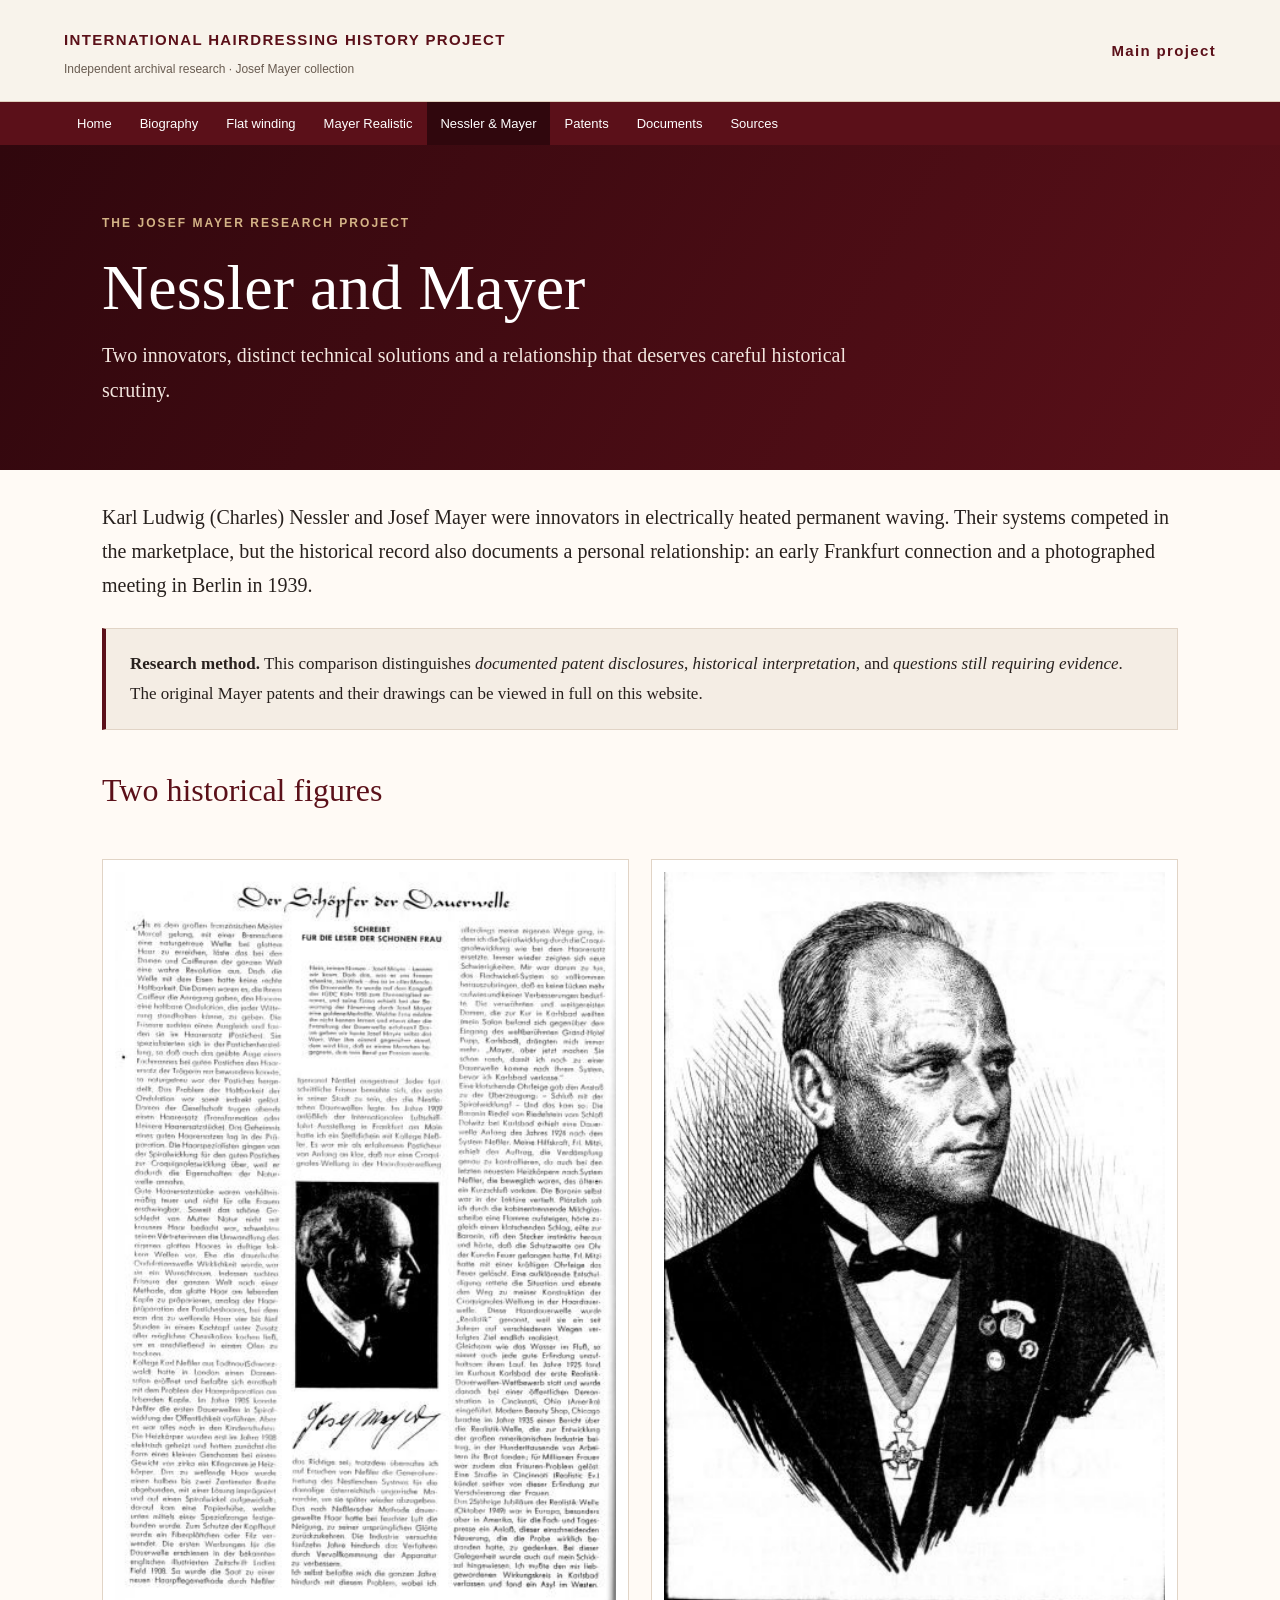
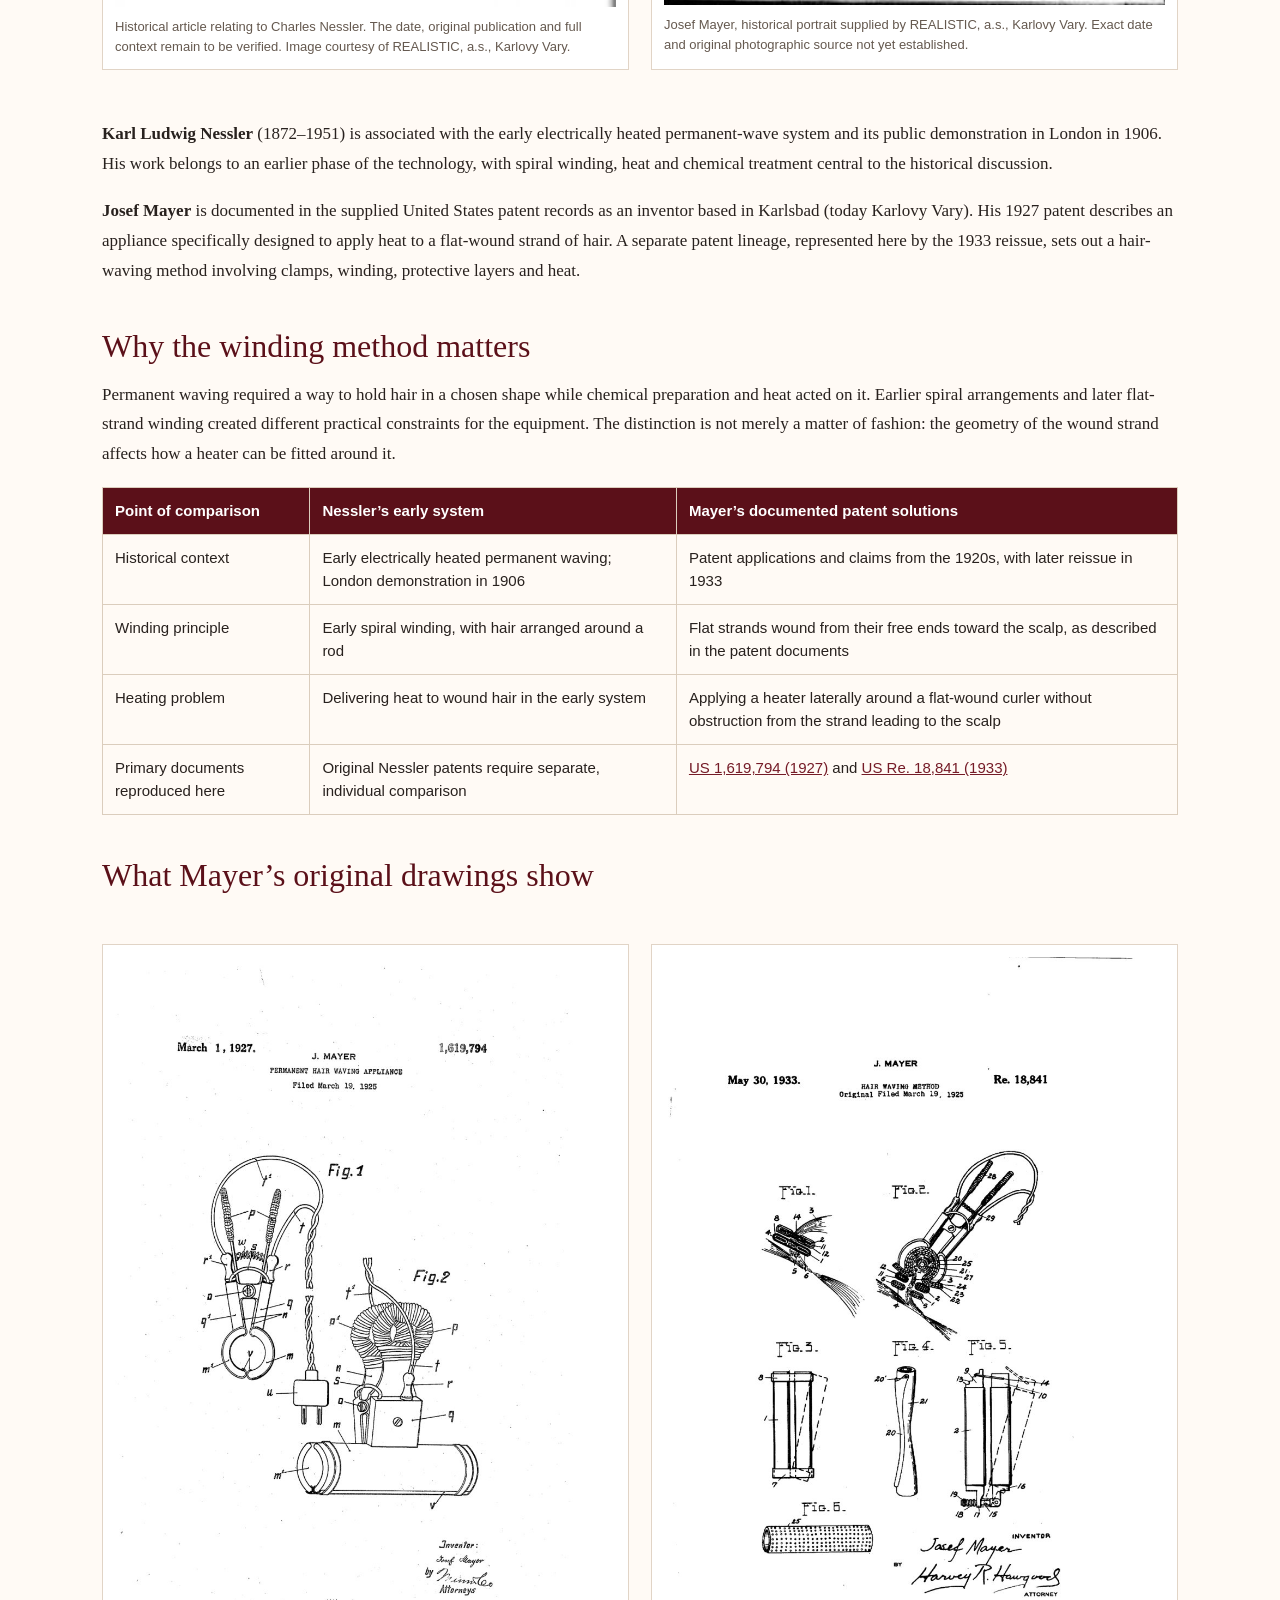
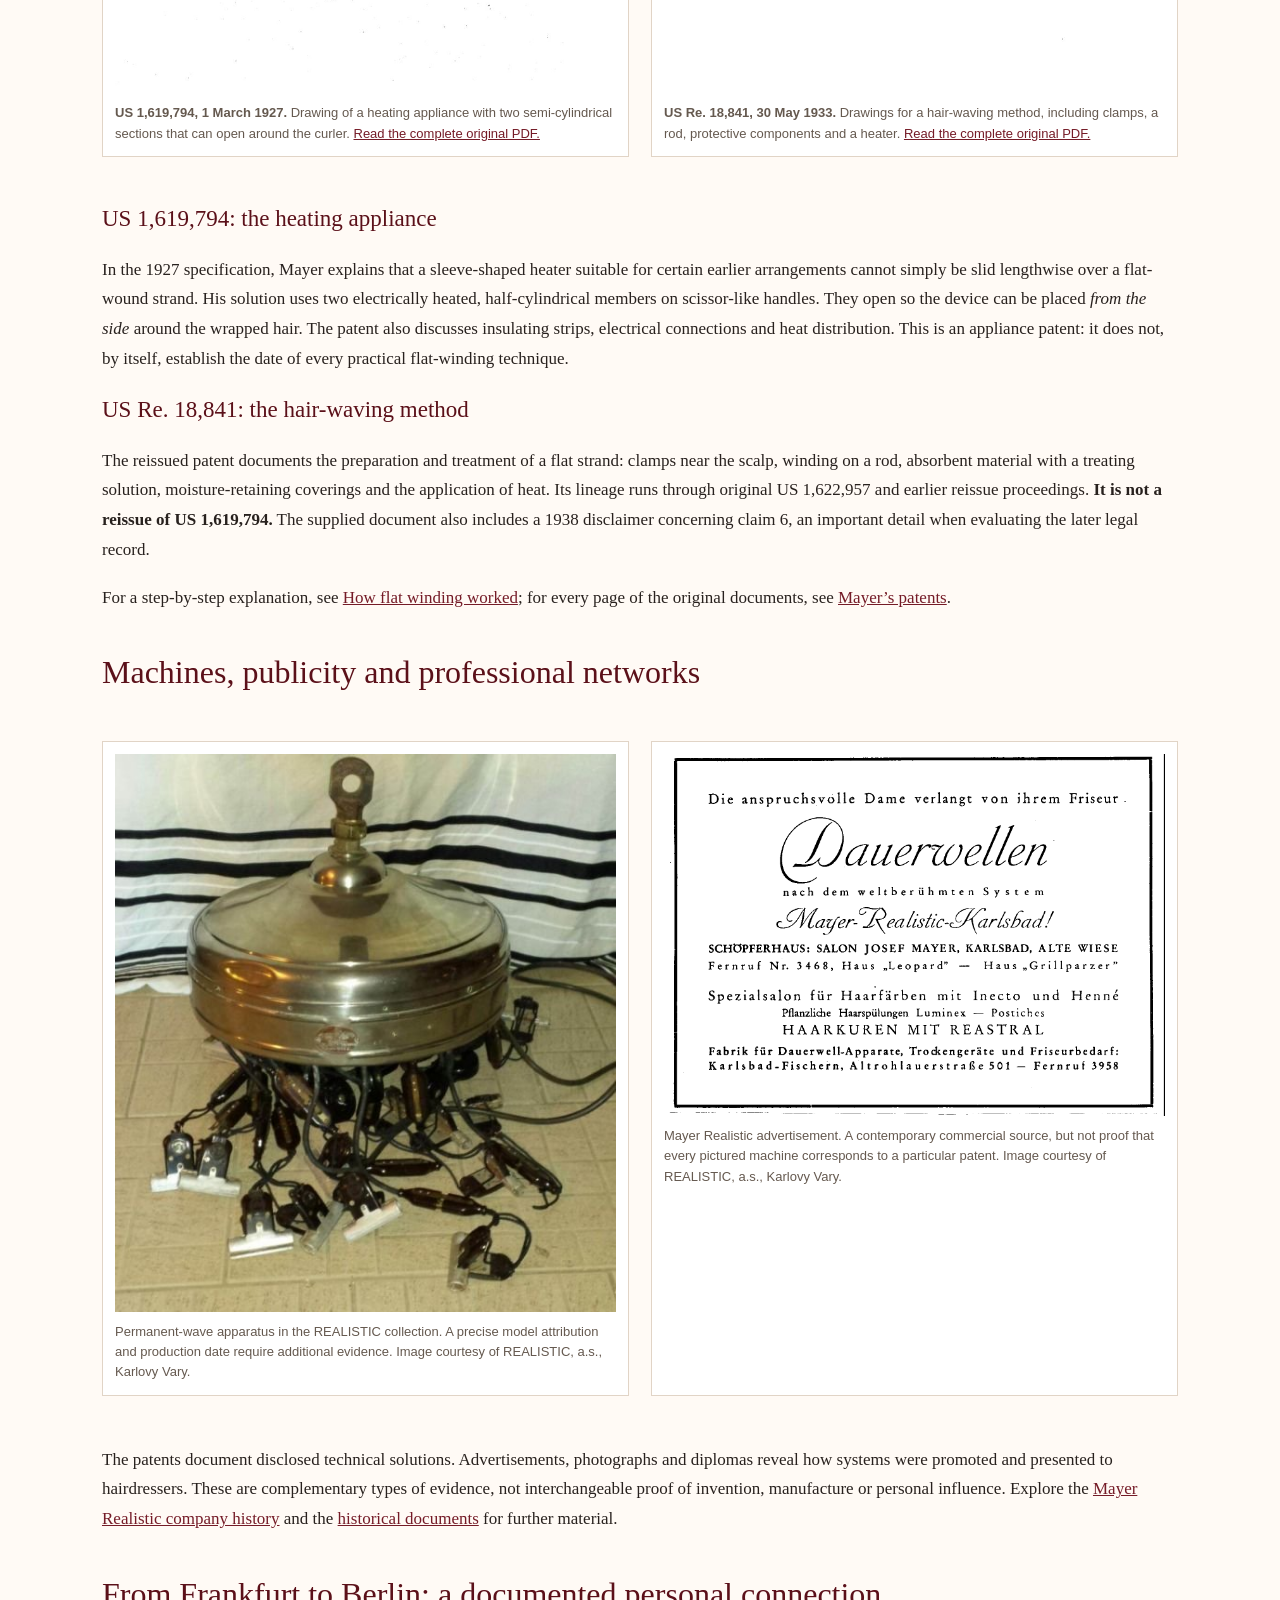
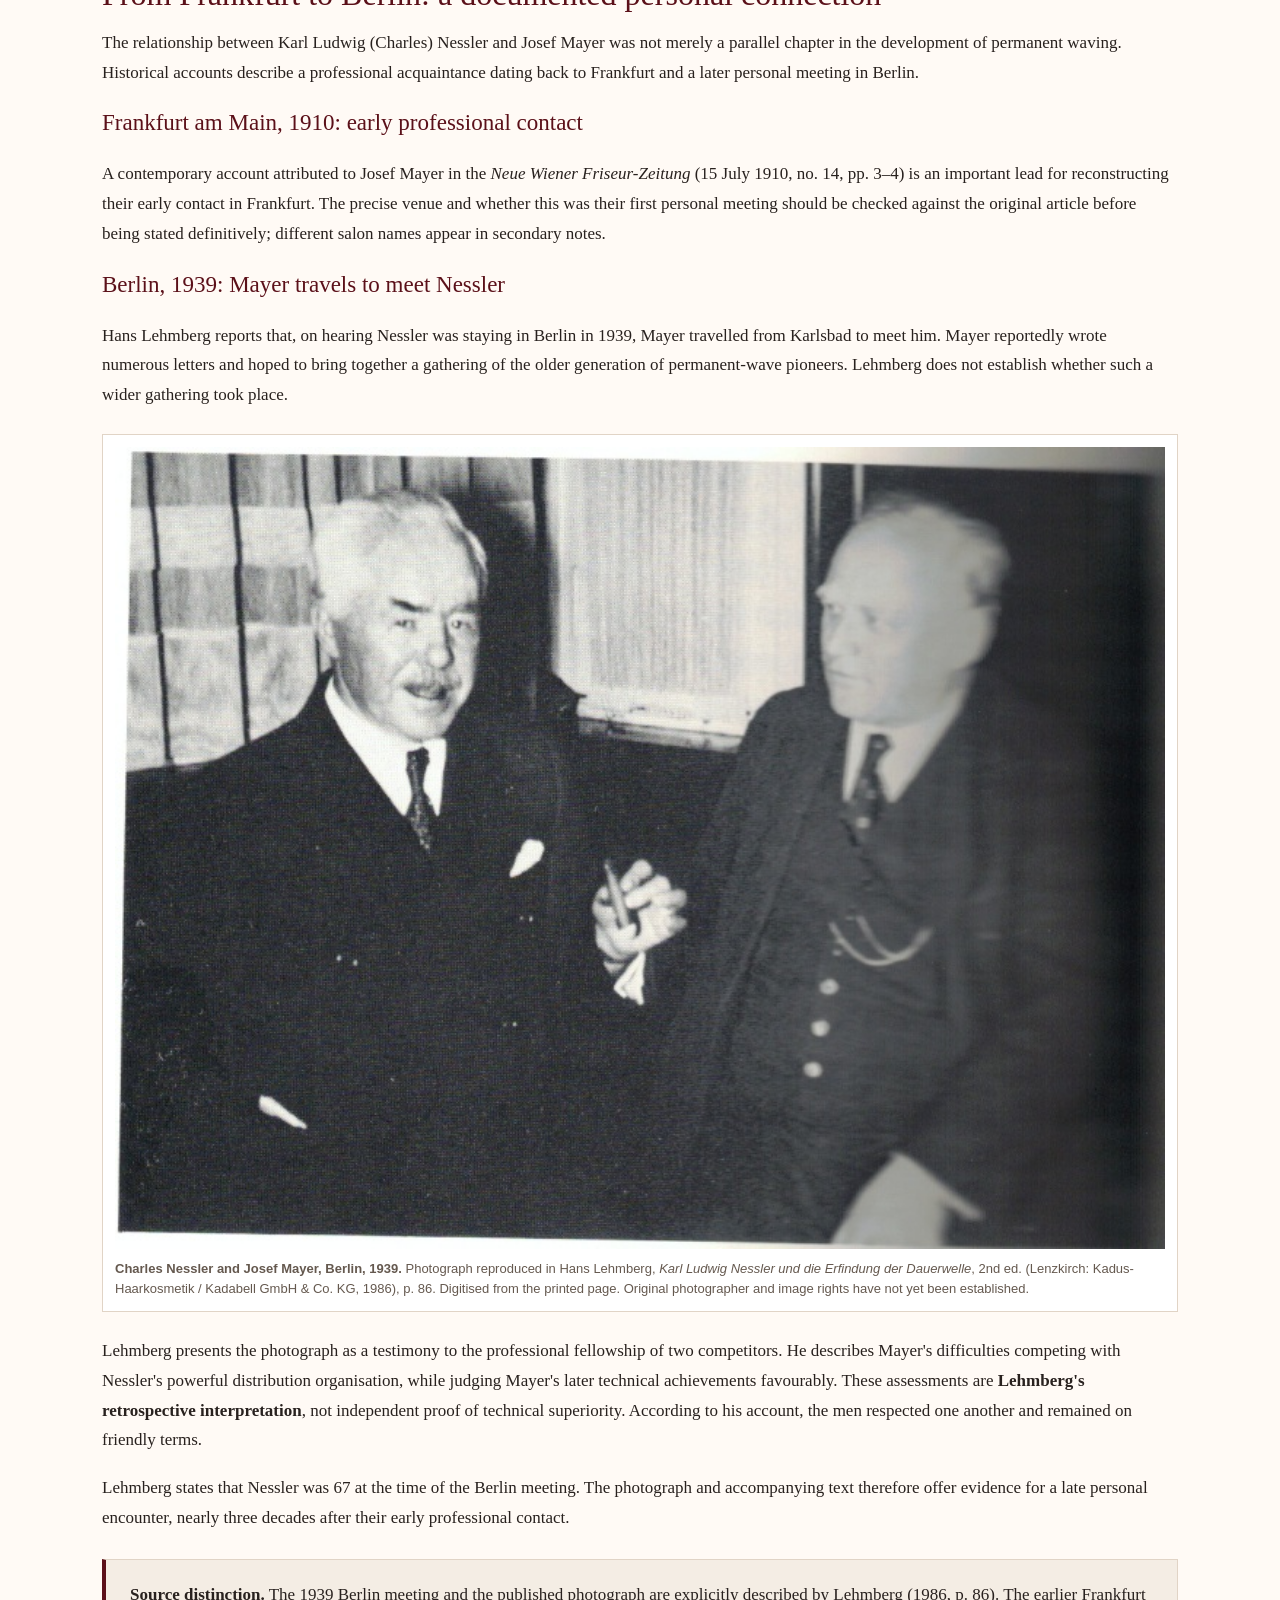
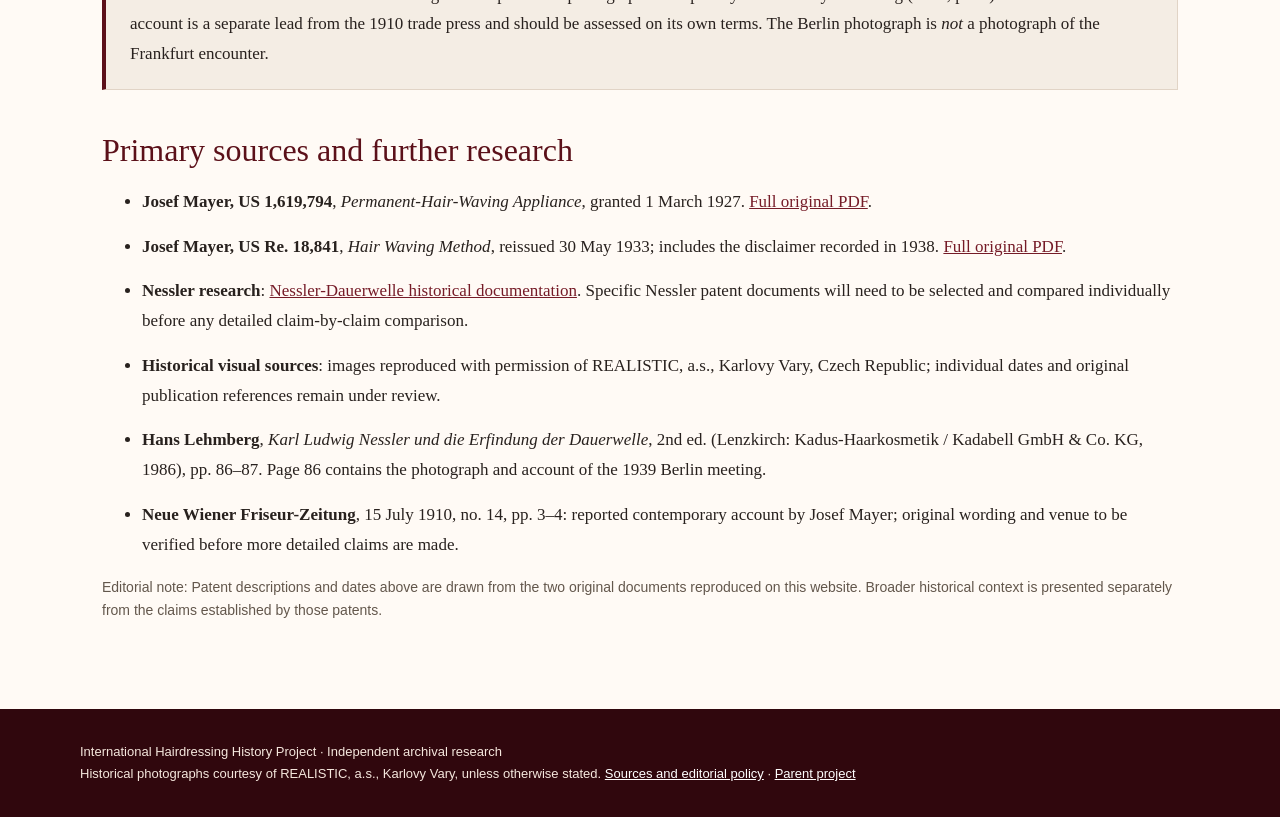
<file: nessler-and-mayer.html>
<!DOCTYPE html>

<html lang="en"><head><meta charset="utf-8"/><meta content="width=device-width,initial-scale=1" name="viewport"/><title>Charles Nessler &amp; Josef Mayer | Permanent-Wave History</title><meta content="Explore the historical connections and technical differences between Charles Nessler and Josef Mayer, including evidence from Frankfurt and Berlin." name="description"/><meta content="index,follow" name="robots"/><link href="https://mayer.hairdressing-history.org/nessler-and-mayer.html" rel="canonical"/><link href="assets/site.css" rel="stylesheet"/></head><body><header class="mast"><div class="brand"><div><a href="index.html">INTERNATIONAL HAIRDRESSING HISTORY PROJECT</a><small>Independent archival research · Josef Mayer collection</small></div><a href="https://hairdressing-history.org/">Main project</a></div></header><nav aria-label="Main navigation"><div class="inner"><a href="index.html">Home</a><a href="biography.html">Biography</a><a href="flat-winding.html">Flat winding</a><a href="mayer-realistic.html">Mayer Realistic</a><a aria-current="page" href="nessler-and-mayer.html">Nessler &amp; Mayer</a><a href="patents.html">Patents</a><a href="documents.html">Documents</a><a href="sources.html">Sources</a></div></nav><section class="hero"><div class="wrap"><span class="eyebrow">The Josef Mayer Research Project</span><h1>Nessler and Mayer</h1><p>Two innovators, distinct technical solutions and a relationship that deserves careful historical scrutiny.</p></div></section><main><div class="wrap">
<p class="lead">Karl Ludwig (Charles) Nessler and Josef Mayer were innovators in electrically heated permanent waving. Their systems competed in the marketplace, but the historical record also documents a personal relationship: an early Frankfurt connection and a photographed meeting in Berlin in 1939.</p>
<div class="note"><strong>Research method.</strong> This comparison distinguishes <em>documented patent disclosures</em>, <em>historical interpretation</em>, and <em>questions still requiring evidence</em>. The original Mayer patents and their drawings can be viewed in full on this website.</div>
<h2>Two historical figures</h2>
<div class="grid two">
<figure><img alt="Historical printed article featuring Charles Nessler; publication details still under investigation" loading="lazy" src="assets/images/nessler-article.jpg"/><figcaption>Historical article relating to Charles Nessler. The date, original publication and full context remain to be verified. Image courtesy of REALISTIC, a.s., Karlovy Vary.</figcaption></figure>
<figure><img alt="Historical portrait of hairdresser and inventor Josef Mayer" loading="lazy" src="assets/images/josef-mayer-portrait.jpg"/><figcaption>Josef Mayer, historical portrait supplied by REALISTIC, a.s., Karlovy Vary. Exact date and original photographic source not yet established.</figcaption></figure>
</div>
<p><strong>Karl Ludwig Nessler</strong> (1872–1951) is associated with the early electrically heated permanent-wave system and its public demonstration in London in 1906. His work belongs to an earlier phase of the technology, with spiral winding, heat and chemical treatment central to the historical discussion.</p>
<p><strong>Josef Mayer</strong> is documented in the supplied United States patent records as an inventor based in Karlsbad (today Karlovy Vary). His 1927 patent describes an appliance specifically designed to apply heat to a flat-wound strand of hair. A separate patent lineage, represented here by the 1933 reissue, sets out a hair-waving method involving clamps, winding, protective layers and heat.</p>
<h2>Why the winding method matters</h2>
<p>Permanent waving required a way to hold hair in a chosen shape while chemical preparation and heat acted on it. Earlier spiral arrangements and later flat-strand winding created different practical constraints for the equipment. The distinction is not merely a matter of fashion: the geometry of the wound strand affects how a heater can be fitted around it.</p>
<table><thead><tr><th>Point of comparison</th><th>Nessler’s early system</th><th>Mayer’s documented patent solutions</th></tr></thead><tbody>
<tr><td>Historical context</td><td>Early electrically heated permanent waving; London demonstration in 1906</td><td>Patent applications and claims from the 1920s, with later reissue in 1933</td></tr>
<tr><td>Winding principle</td><td>Early spiral winding, with hair arranged around a rod</td><td>Flat strands wound from their free ends toward the scalp, as described in the patent documents</td></tr>
<tr><td>Heating problem</td><td>Delivering heat to wound hair in the early system</td><td>Applying a heater laterally around a flat-wound curler without obstruction from the strand leading to the scalp</td></tr>
<tr><td>Primary documents reproduced here</td><td>Original Nessler patents require separate, individual comparison</td><td><a href="patents.html#us1619794">US 1,619,794 (1927)</a> and <a href="patents.html#re18841">US Re. 18,841 (1933)</a></td></tr>
</tbody></table>
<h2>What Mayer’s original drawings show</h2>
<div class="grid two">
<figure><a href="assets/patents/US1619794-page-1.jpg" rel="noopener" target="_blank"><img alt="1927 patent drawing of Mayer's electrically heated, hinged permanent-wave appliance" loading="lazy" src="assets/patents/US1619794-page-1.jpg"/></a><figcaption><strong>US 1,619,794, 1 March 1927.</strong> Drawing of a heating appliance with two semi-cylindrical sections that can open around the curler. <a href="assets/patents/US1619794.pdf">Read the complete original PDF.</a></figcaption></figure>
<figure><a href="assets/patents/USRE18841-page-1.jpg" rel="noopener" target="_blank"><img alt="1933 reissue patent drawing showing hair clamps, winding rod and heating equipment" loading="lazy" src="assets/patents/USRE18841-page-1.jpg"/></a><figcaption><strong>US Re. 18,841, 30 May 1933.</strong> Drawings for a hair-waving method, including clamps, a rod, protective components and a heater. <a href="assets/patents/USRE18841.pdf">Read the complete original PDF.</a></figcaption></figure>
</div>
<h3>US 1,619,794: the heating appliance</h3>
<p>In the 1927 specification, Mayer explains that a sleeve-shaped heater suitable for certain earlier arrangements cannot simply be slid lengthwise over a flat-wound strand. His solution uses two electrically heated, half-cylindrical members on scissor-like handles. They open so the device can be placed <em>from the side</em> around the wrapped hair. The patent also discusses insulating strips, electrical connections and heat distribution. This is an appliance patent: it does not, by itself, establish the date of every practical flat-winding technique.</p>
<h3>US Re. 18,841: the hair-waving method</h3>
<p>The reissued patent documents the preparation and treatment of a flat strand: clamps near the scalp, winding on a rod, absorbent material with a treating solution, moisture-retaining coverings and the application of heat. Its lineage runs through original US 1,622,957 and earlier reissue proceedings. <strong>It is not a reissue of US 1,619,794.</strong> The supplied document also includes a 1938 disclaimer concerning claim 6, an important detail when evaluating the later legal record.</p>
<p>For a step-by-step explanation, see <a href="flat-winding.html">How flat winding worked</a>; for every page of the original documents, see <a href="patents.html">Mayer’s patents</a>.</p>
<h2>Machines, publicity and professional networks</h2>
<div class="grid two">
<figure><img alt="Historical electrical permanent-wave apparatus from the REALISTIC photographic collection" loading="lazy" src="assets/images/realistic-heating-apparatus.jpg"/><figcaption>Permanent-wave apparatus in the REALISTIC collection. A precise model attribution and production date require additional evidence. Image courtesy of REALISTIC, a.s., Karlovy Vary.</figcaption></figure>
<figure><img alt="Historical Mayer Realistic advertisement for salon and permanent-wave equipment" loading="lazy" src="assets/images/mayer-realistic-advertisement.gif"/><figcaption>Mayer Realistic advertisement. A contemporary commercial source, but not proof that every pictured machine corresponds to a particular patent. Image courtesy of REALISTIC, a.s., Karlovy Vary.</figcaption></figure>
</div>
<p>The patents document disclosed technical solutions. Advertisements, photographs and diplomas reveal how systems were promoted and presented to hairdressers. These are complementary types of evidence, not interchangeable proof of invention, manufacture or personal influence. Explore the <a href="mayer-realistic.html">Mayer Realistic company history</a> and the <a href="documents.html">historical documents</a> for further material.</p>
<h2>From Frankfurt to Berlin: a documented personal connection</h2>
<p>The relationship between Karl Ludwig (Charles) Nessler and Josef Mayer was not merely a parallel chapter in the development of permanent waving. Historical accounts describe a professional acquaintance dating back to Frankfurt and a later personal meeting in Berlin.</p>
<h3>Frankfurt am Main, 1910: early professional contact</h3>
<p>A contemporary account attributed to Josef Mayer in the <em>Neue Wiener Friseur-Zeitung</em> (15 July 1910, no. 14, pp. 3–4) is an important lead for reconstructing their early contact in Frankfurt. The precise venue and whether this was their first personal meeting should be checked against the original article before being stated definitively; different salon names appear in secondary notes.</p>
<h3>Berlin, 1939: Mayer travels to meet Nessler</h3>
<p>Hans Lehmberg reports that, on hearing Nessler was staying in Berlin in 1939, Mayer travelled from Karlsbad to meet him. Mayer reportedly wrote numerous letters and hoped to bring together a gathering of the older generation of permanent-wave pioneers. Lehmberg does not establish whether such a wider gathering took place.</p>
<figure class="mayer-meeting"><a href="assets/images/nessler-mayer-berlin-1939.jpg" rel="noopener" target="_blank"><img alt="Charles Nessler and Josef Mayer together in Berlin, reproduced from Hans Lehmberg's book, page 86" loading="lazy" src="assets/images/nessler-mayer-berlin-1939.jpg"/></a><figcaption><strong>Charles Nessler and Josef Mayer, Berlin, 1939.</strong> Photograph reproduced in Hans Lehmberg, <em>Karl Ludwig Nessler und die Erfindung der Dauerwelle</em>, 2nd ed. (Lenzkirch: Kadus-Haarkosmetik / Kadabell GmbH &amp; Co. KG, 1986), p. 86. Digitised from the printed page. Original photographer and image rights have not yet been established.</figcaption></figure>
<p>Lehmberg presents the photograph as a testimony to the professional fellowship of two competitors. He describes Mayer's difficulties competing with Nessler's powerful distribution organisation, while judging Mayer's later technical achievements favourably. These assessments are <strong>Lehmberg's retrospective interpretation</strong>, not independent proof of technical superiority. According to his account, the men respected one another and remained on friendly terms.</p>
<p>Lehmberg states that Nessler was 67 at the time of the Berlin meeting. The photograph and accompanying text therefore offer evidence for a late personal encounter, nearly three decades after their early professional contact.</p>
<div class="note"><strong>Source distinction.</strong> The 1939 Berlin meeting and the published photograph are explicitly described by Lehmberg (1986, p. 86). The earlier Frankfurt account is a separate lead from the 1910 trade press and should be assessed on its own terms. The Berlin photograph is <em>not</em> a photograph of the Frankfurt encounter.</div>
<h2>Primary sources and further research</h2>
<ul class="doclist"><li><strong>Josef Mayer, US 1,619,794</strong>, <em>Permanent-Hair-Waving Appliance</em>, granted 1 March 1927. <a href="assets/patents/US1619794.pdf">Full original PDF</a>.</li><li><strong>Josef Mayer, US Re. 18,841</strong>, <em>Hair Waving Method</em>, reissued 30 May 1933; includes the disclaimer recorded in 1938. <a href="assets/patents/USRE18841.pdf">Full original PDF</a>.</li><li><strong>Nessler research</strong>: <a href="https://www.nessler-dauerwelle.de/">Nessler-Dauerwelle historical documentation</a>. Specific Nessler patent documents will need to be selected and compared individually before any detailed claim-by-claim comparison.</li><li><strong>Historical visual sources</strong>: images reproduced with permission of REALISTIC, a.s., Karlovy Vary, Czech Republic; individual dates and original publication references remain under review.</li><li><strong>Hans Lehmberg</strong>, <em>Karl Ludwig Nessler und die Erfindung der Dauerwelle</em>, 2nd ed. (Lenzkirch: Kadus-Haarkosmetik / Kadabell GmbH &amp; Co. KG, 1986), pp. 86–87. Page 86 contains the photograph and account of the 1939 Berlin meeting.</li><li><strong>Neue Wiener Friseur-Zeitung</strong>, 15 July 1910, no. 14, pp. 3–4: reported contemporary account by Josef Mayer; original wording and venue to be verified before more detailed claims are made.</li></ul>
<p class="source">Editorial note: Patent descriptions and dates above are drawn from the two original documents reproduced on this website. Broader historical context is presented separately from the claims established by those patents.</p>
</div></main><footer><div class="foot">International Hairdressing History Project · Independent archival research<br/>Historical photographs courtesy of REALISTIC, a.s., Karlovy Vary, unless otherwise stated. <a href="sources.html">Sources and editorial policy</a> · <a href="https://hairdressing-history.org/">Parent project</a></div></footer></body></html>
</file>
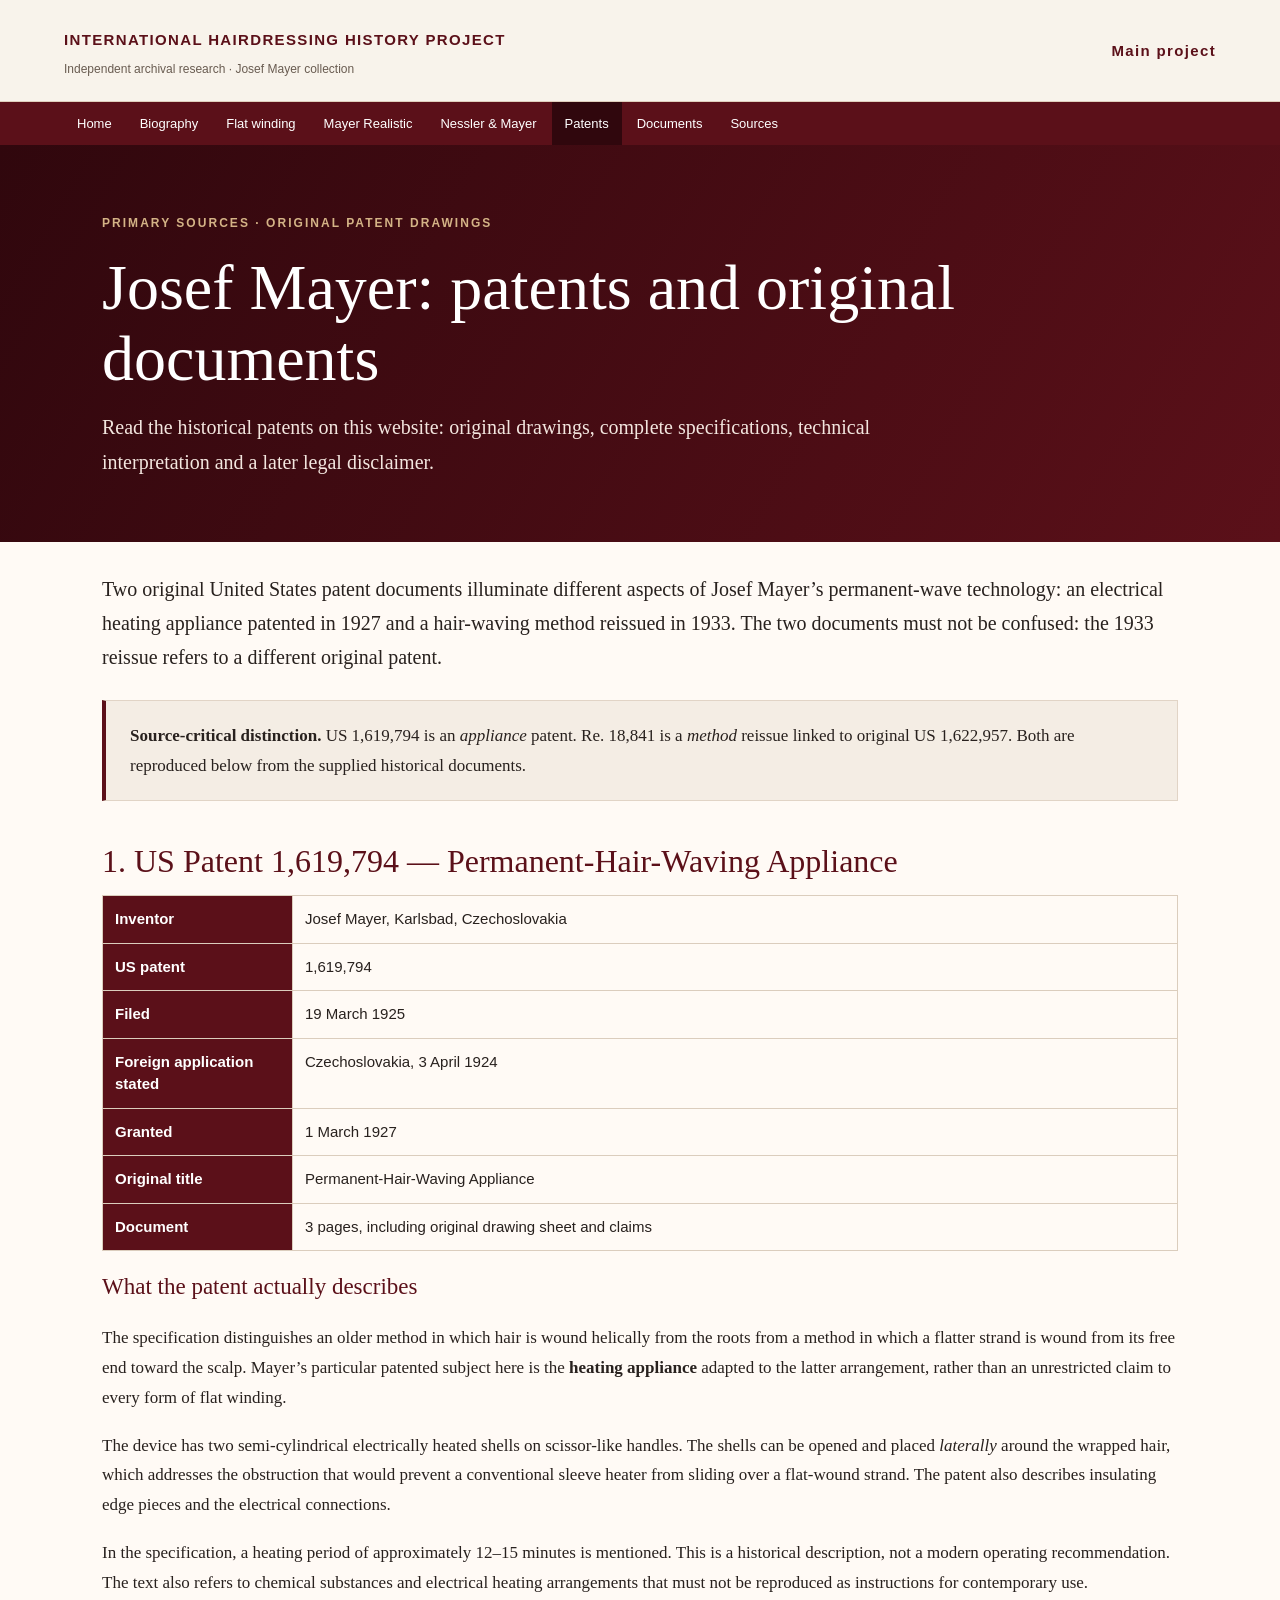
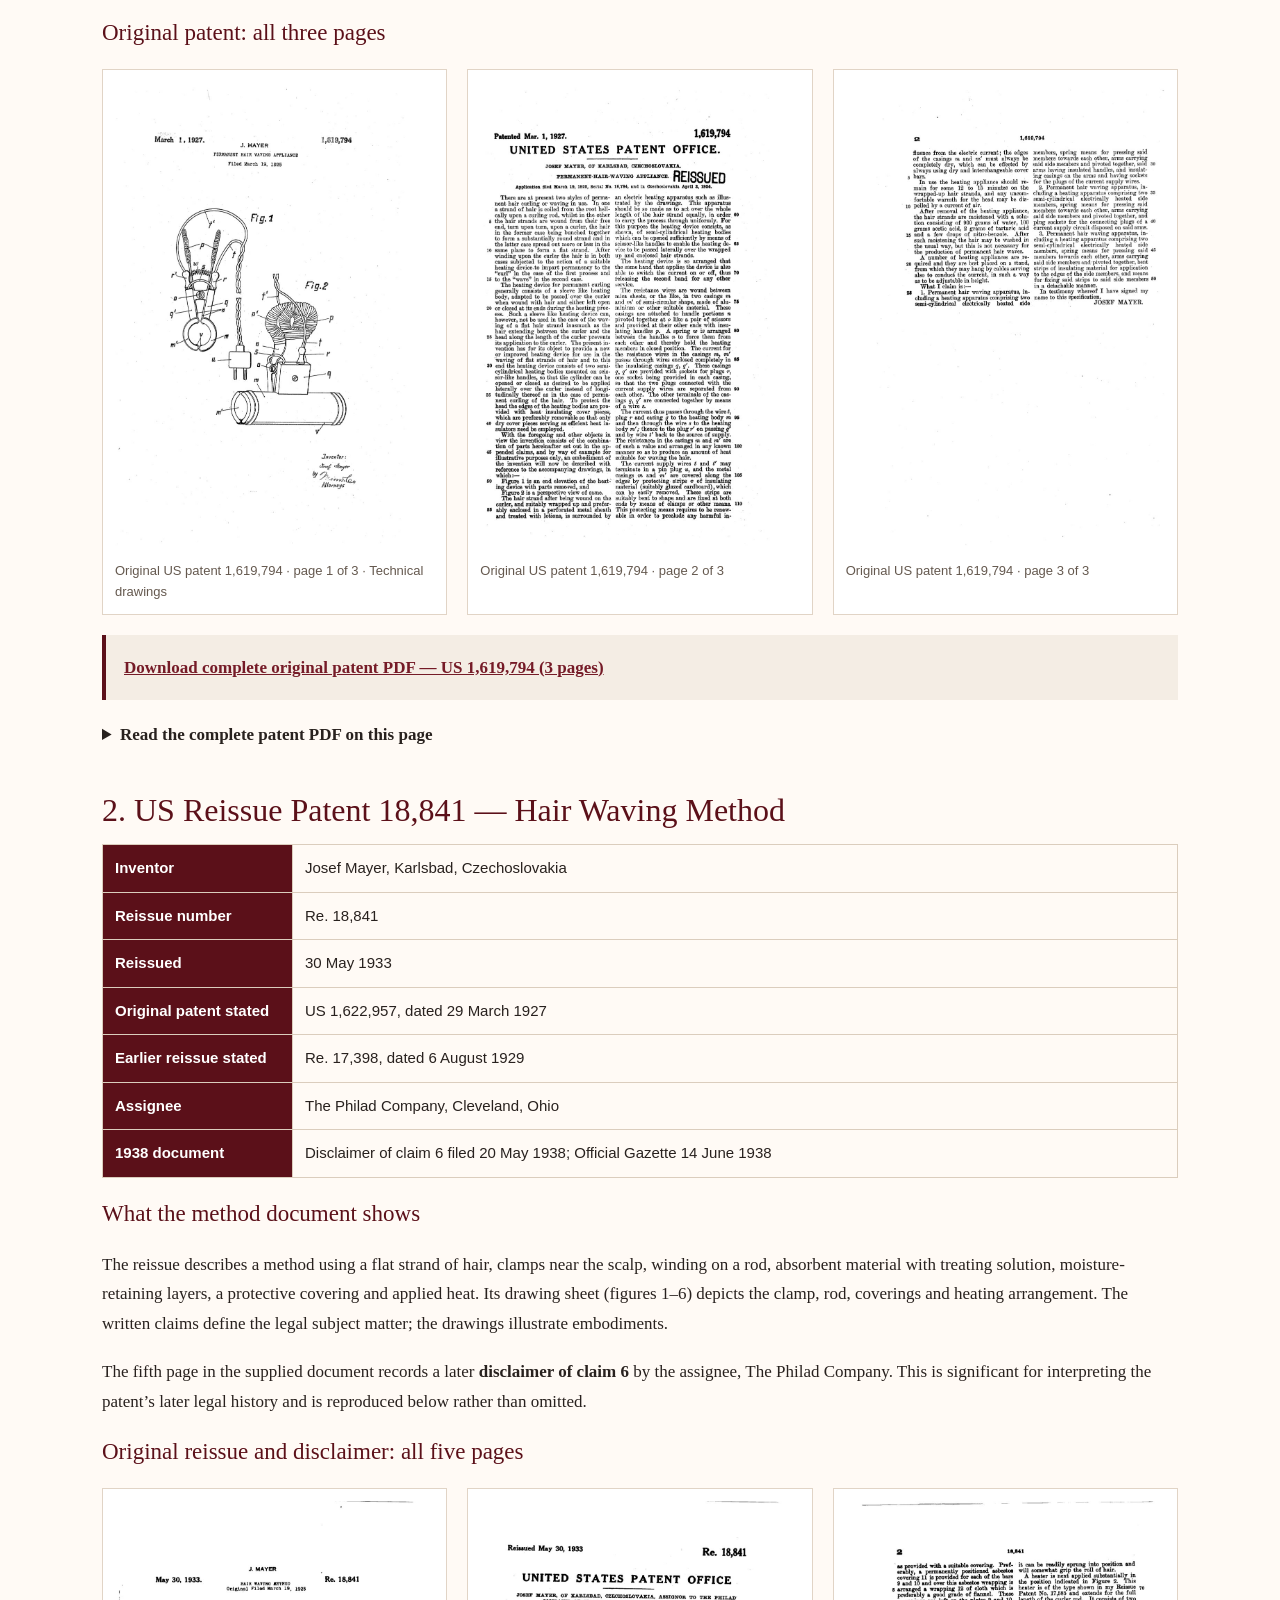
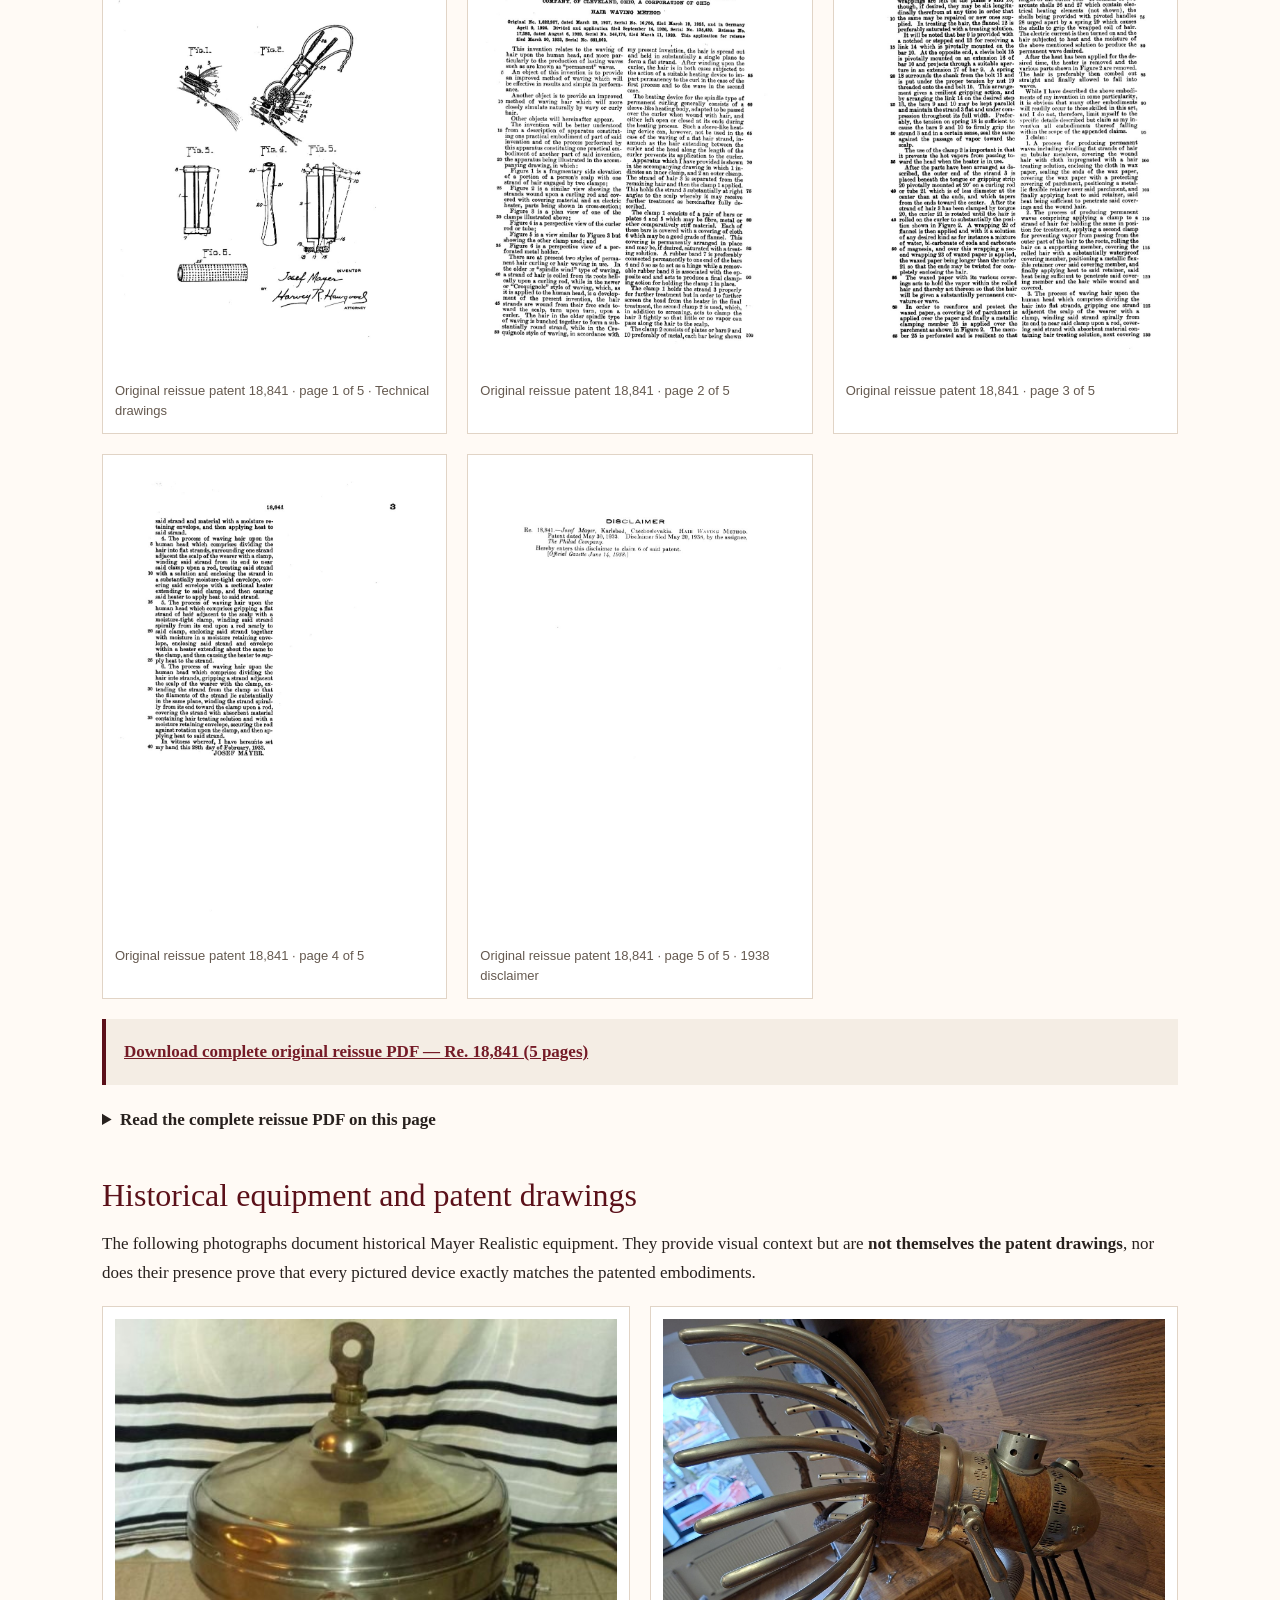
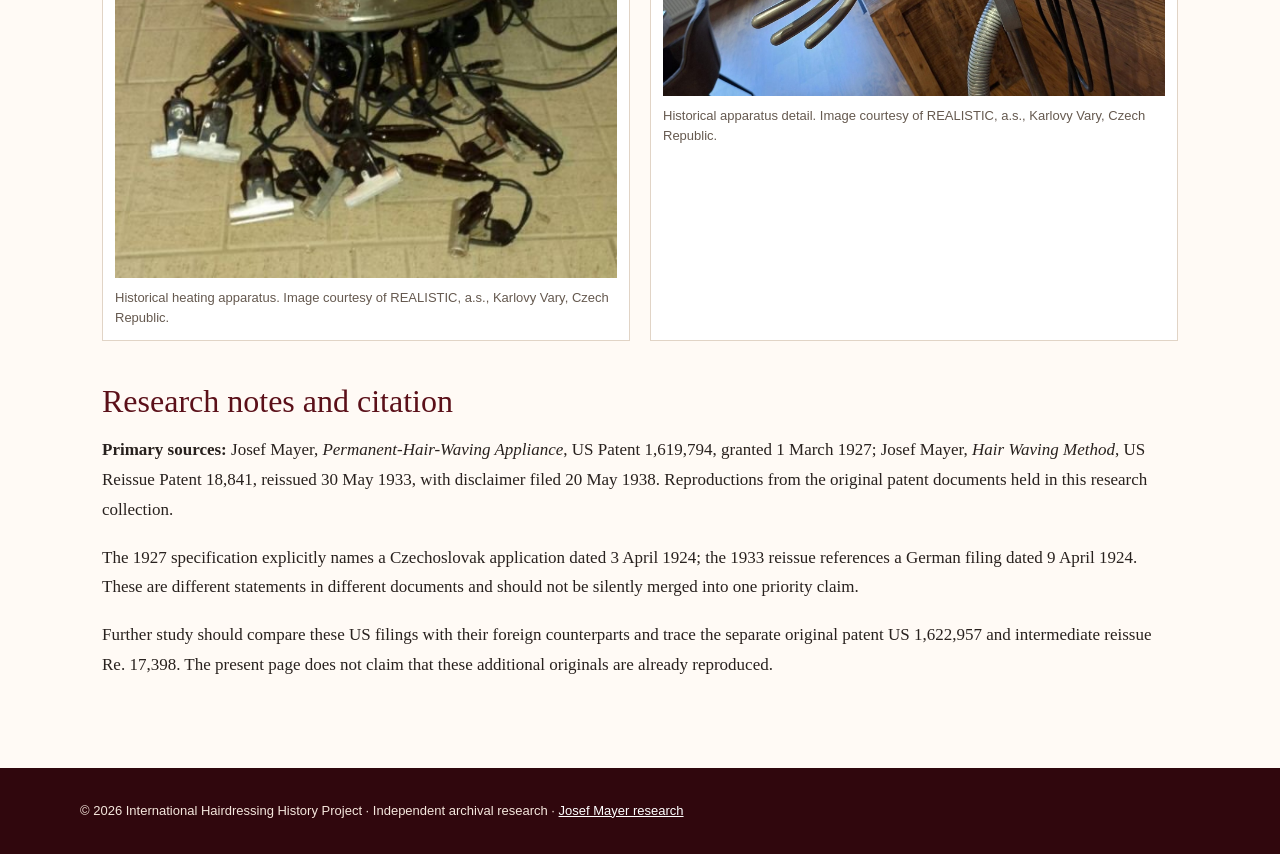
<file: patents.html>
<!doctype html><html lang="en"><head><meta charset="utf-8"><meta name="viewport" content="width=device-width, initial-scale=1"><title>Josef Mayer Patents | Permanent-Wave Drawings &amp; Documents</title><meta content="Examine Josef Mayer’s original US permanent-wave patents, including US 1,619,794 and RE18,841, with drawings, specifications and archival context." name="description"/><meta name="robots" content="index,follow"><link rel="canonical" href="https://mayer.hairdressing-history.org/patents.html"><link rel="stylesheet" href="assets/site.css"><style>.patent-grid{display:grid;grid-template-columns:repeat(auto-fit,minmax(260px,1fr));gap:20px}.patent-grid figure{margin:0}.patent-grid img{width:100%;height:auto;display:block}.pdfbox{margin:20px 0;padding:18px;background:#f4ede4;border-left:4px solid #5b1019}.pdfbox a{font-weight:bold}.metadata{width:100%;border-collapse:collapse}.metadata th{width:190px}.originals{background:#f4ede4;padding:18px;margin:18px 0}.originals a{display:inline-block;margin-right:18px}.image-note{font-size:14px;color:#63574c}.pdfview{width:100%;height:680px;border:1px solid #dfcfbc}@media(max-width:650px){.pdfview{height:420px}}</style></head><body><header class="mast"><div class="brand"><div><a href="index.html">INTERNATIONAL HAIRDRESSING HISTORY PROJECT</a><small>Independent archival research · Josef Mayer collection</small></div><a href="https://hairdressing-history.org/">Main project</a></div></header><nav aria-label="Main navigation"><div class="inner"><a href="index.html">Home</a><a href="biography.html">Biography</a><a href="flat-winding.html">Flat winding</a><a href="mayer-realistic.html">Mayer Realistic</a><a href="nessler-and-mayer.html">Nessler &amp; Mayer</a><a href="patents.html" aria-current="page">Patents</a><a href="documents.html">Documents</a><a href="sources.html">Sources</a></div></nav><section class="hero"><div class="wrap"><span class="eyebrow">Primary sources · Original patent drawings</span><h1>Josef Mayer: patents and original documents</h1><p>Read the historical patents on this website: original drawings, complete specifications, technical interpretation and a later legal disclaimer.</p></div></section><main><div class="wrap"><p class="lead">Two original United States patent documents illuminate different aspects of Josef Mayer’s permanent-wave technology: an electrical heating appliance patented in 1927 and a hair-waving method reissued in 1933. The two documents must not be confused: the 1933 reissue refers to a different original patent.</p><div class="note"><strong>Source-critical distinction.</strong> US 1,619,794 is an <em>appliance</em> patent. Re. 18,841 is a <em>method</em> reissue linked to original US 1,622,957. Both are reproduced below from the supplied historical documents.</div><section id="us1619794"><h2>1. US Patent 1,619,794 — Permanent-Hair-Waving Appliance</h2><table class="metadata"><tr><th>Inventor</th><td>Josef Mayer, Karlsbad, Czechoslovakia</td></tr><tr><th>US patent</th><td>1,619,794</td></tr><tr><th>Filed</th><td>19 March 1925</td></tr><tr><th>Foreign application stated</th><td>Czechoslovakia, 3 April 1924</td></tr><tr><th>Granted</th><td>1 March 1927</td></tr><tr><th>Original title</th><td>Permanent-Hair-Waving Appliance</td></tr><tr><th>Document</th><td>3 pages, including original drawing sheet and claims</td></tr></table><h3>What the patent actually describes</h3><p>The specification distinguishes an older method in which hair is wound helically from the roots from a method in which a flatter strand is wound from its free end toward the scalp. Mayer’s particular patented subject here is the <strong>heating appliance</strong> adapted to the latter arrangement, rather than an unrestricted claim to every form of flat winding.</p><p>The device has two semi-cylindrical electrically heated shells on scissor-like handles. The shells can be opened and placed <em>laterally</em> around the wrapped hair, which addresses the obstruction that would prevent a conventional sleeve heater from sliding over a flat-wound strand. The patent also describes insulating edge pieces and the electrical connections.</p><p>In the specification, a heating period of approximately 12–15 minutes is mentioned. This is a historical description, not a modern operating recommendation. The text also refers to chemical substances and electrical heating arrangements that must not be reproduced as instructions for contemporary use.</p><h3>Original patent: all three pages</h3><div class="patent-grid"><figure><a href="assets/patents/US1619794-page-1.jpg" target="_blank" rel="noopener"><img loading="lazy" src="assets/patents/US1619794-page-1.jpg" alt="Original US patent 1,619,794 page 1 of 3"></a><figcaption>Original US patent 1,619,794 · page 1 of 3 · Technical drawings</figcaption></figure><figure><a href="assets/patents/US1619794-page-2.jpg" target="_blank" rel="noopener"><img loading="lazy" src="assets/patents/US1619794-page-2.jpg" alt="Original US patent 1,619,794 page 2 of 3"></a><figcaption>Original US patent 1,619,794 · page 2 of 3</figcaption></figure><figure><a href="assets/patents/US1619794-page-3.jpg" target="_blank" rel="noopener"><img loading="lazy" src="assets/patents/US1619794-page-3.jpg" alt="Original US patent 1,619,794 page 3 of 3"></a><figcaption>Original US patent 1,619,794 · page 3 of 3</figcaption></figure></div><div class="pdfbox"><a href="assets/patents/US1619794.pdf" download>Download complete original patent PDF — US 1,619,794 (3 pages)</a></div><details><summary><strong>Read the complete patent PDF on this page</strong></summary><object class="pdfview" data="assets/patents/US1619794.pdf" type="application/pdf"><p>Your browser cannot display the PDF inline. <a href="assets/patents/US1619794.pdf">Open the original PDF</a>.</p></object></details></section><section id="re18841"><h2>2. US Reissue Patent 18,841 — Hair Waving Method</h2><table class="metadata"><tr><th>Inventor</th><td>Josef Mayer, Karlsbad, Czechoslovakia</td></tr><tr><th>Reissue number</th><td>Re. 18,841</td></tr><tr><th>Reissued</th><td>30 May 1933</td></tr><tr><th>Original patent stated</th><td>US 1,622,957, dated 29 March 1927</td></tr><tr><th>Earlier reissue stated</th><td>Re. 17,398, dated 6 August 1929</td></tr><tr><th>Assignee</th><td>The Philad Company, Cleveland, Ohio</td></tr><tr><th>1938 document</th><td>Disclaimer of claim 6 filed 20 May 1938; Official Gazette 14 June 1938</td></tr></table><h3>What the method document shows</h3><p>The reissue describes a method using a flat strand of hair, clamps near the scalp, winding on a rod, absorbent material with treating solution, moisture-retaining layers, a protective covering and applied heat. Its drawing sheet (figures 1–6) depicts the clamp, rod, coverings and heating arrangement. The written claims define the legal subject matter; the drawings illustrate embodiments.</p><p>The fifth page in the supplied document records a later <strong>disclaimer of claim 6</strong> by the assignee, The Philad Company. This is significant for interpreting the patent’s later legal history and is reproduced below rather than omitted.</p><h3>Original reissue and disclaimer: all five pages</h3><div class="patent-grid"><figure><a href="assets/patents/USRE18841-page-1.jpg" target="_blank" rel="noopener"><img loading="lazy" src="assets/patents/USRE18841-page-1.jpg" alt="Original reissue patent 18,841 page 1 of 5"></a><figcaption>Original reissue patent 18,841 · page 1 of 5 · Technical drawings</figcaption></figure><figure><a href="assets/patents/USRE18841-page-2.jpg" target="_blank" rel="noopener"><img loading="lazy" src="assets/patents/USRE18841-page-2.jpg" alt="Original reissue patent 18,841 page 2 of 5"></a><figcaption>Original reissue patent 18,841 · page 2 of 5</figcaption></figure><figure><a href="assets/patents/USRE18841-page-3.jpg" target="_blank" rel="noopener"><img loading="lazy" src="assets/patents/USRE18841-page-3.jpg" alt="Original reissue patent 18,841 page 3 of 5"></a><figcaption>Original reissue patent 18,841 · page 3 of 5</figcaption></figure><figure><a href="assets/patents/USRE18841-page-4.jpg" target="_blank" rel="noopener"><img loading="lazy" src="assets/patents/USRE18841-page-4.jpg" alt="Original reissue patent 18,841 page 4 of 5"></a><figcaption>Original reissue patent 18,841 · page 4 of 5</figcaption></figure><figure><a href="assets/patents/USRE18841-page-5.jpg" target="_blank" rel="noopener"><img loading="lazy" src="assets/patents/USRE18841-page-5.jpg" alt="Original reissue patent 18,841 page 5 of 5"></a><figcaption>Original reissue patent 18,841 · page 5 of 5 · 1938 disclaimer</figcaption></figure></div><div class="pdfbox"><a href="assets/patents/USRE18841.pdf" download>Download complete original reissue PDF — Re. 18,841 (5 pages)</a></div><details><summary><strong>Read the complete reissue PDF on this page</strong></summary><object class="pdfview" data="assets/patents/USRE18841.pdf" type="application/pdf"><p>Your browser cannot display the PDF inline. <a href="assets/patents/USRE18841.pdf">Open the original PDF</a>.</p></object></details></section><section><h2>Historical equipment and patent drawings</h2><p>The following photographs document historical Mayer Realistic equipment. They provide visual context but are <strong>not themselves the patent drawings</strong>, nor does their presence prove that every pictured device exactly matches the patented embodiments.</p><div class="patent-grid"><figure><img loading="lazy" src="assets/images/realistic-heating-apparatus.jpg" alt="Historical Mayer Realistic heating apparatus"><figcaption>Historical heating apparatus. Image courtesy of REALISTIC, a.s., Karlovy Vary, Czech Republic.</figcaption></figure><figure><img loading="lazy" src="assets/images/realistic-machine-detail.jpg" alt="Detail of historical Mayer Realistic apparatus"><figcaption>Historical apparatus detail. Image courtesy of REALISTIC, a.s., Karlovy Vary, Czech Republic.</figcaption></figure></div></section><section><h2>Research notes and citation</h2><p><strong>Primary sources:</strong> Josef Mayer, <em>Permanent-Hair-Waving Appliance</em>, US Patent 1,619,794, granted 1 March 1927; Josef Mayer, <em>Hair Waving Method</em>, US Reissue Patent 18,841, reissued 30 May 1933, with disclaimer filed 20 May 1938. Reproductions from the original patent documents held in this research collection.</p><p>The 1927 specification explicitly names a Czechoslovak application dated 3 April 1924; the 1933 reissue references a German filing dated 9 April 1924. These are different statements in different documents and should not be silently merged into one priority claim.</p><p>Further study should compare these US filings with their foreign counterparts and trace the separate original patent US 1,622,957 and intermediate reissue Re. 17,398. The present page does not claim that these additional originals are already reproduced.</p></section></div></main><footer><div class="foot">© 2026 International Hairdressing History Project · Independent archival research · <a href="index.html">Josef Mayer research</a></div></footer></body></html>
</file>
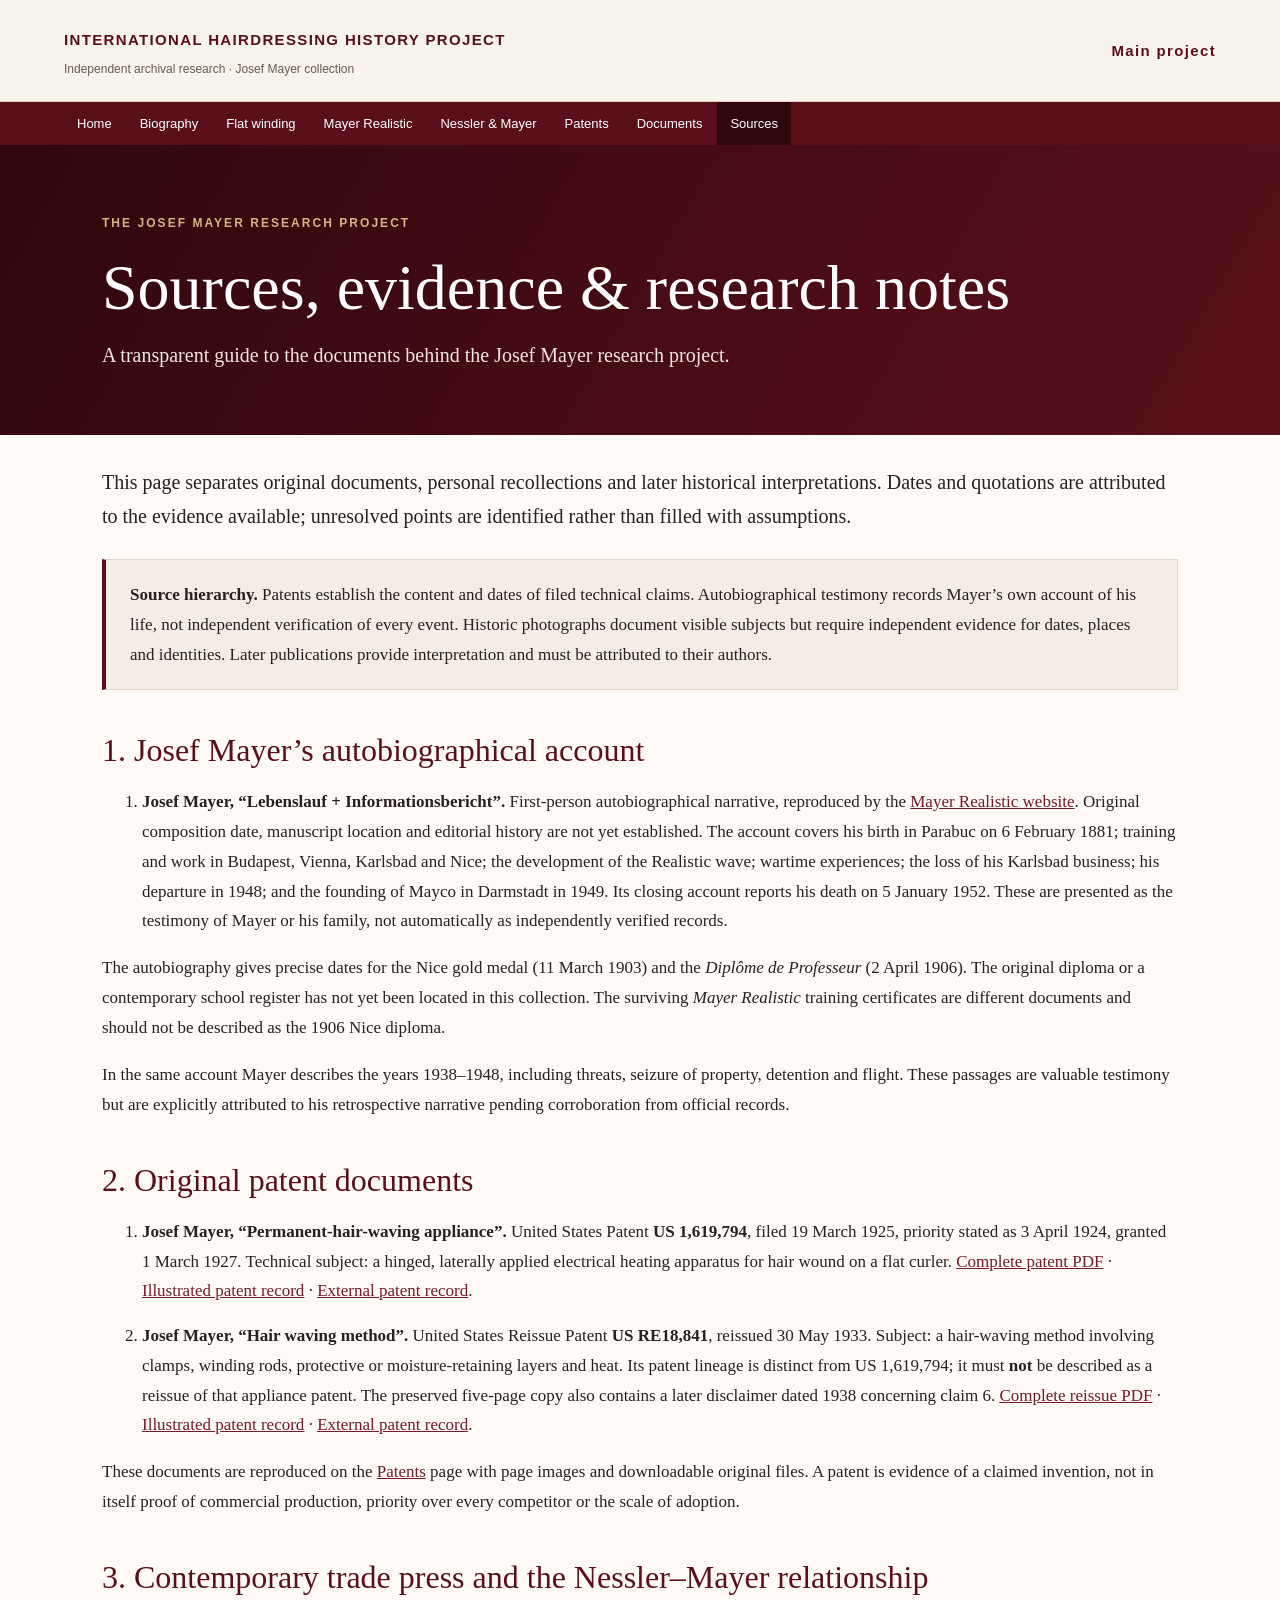
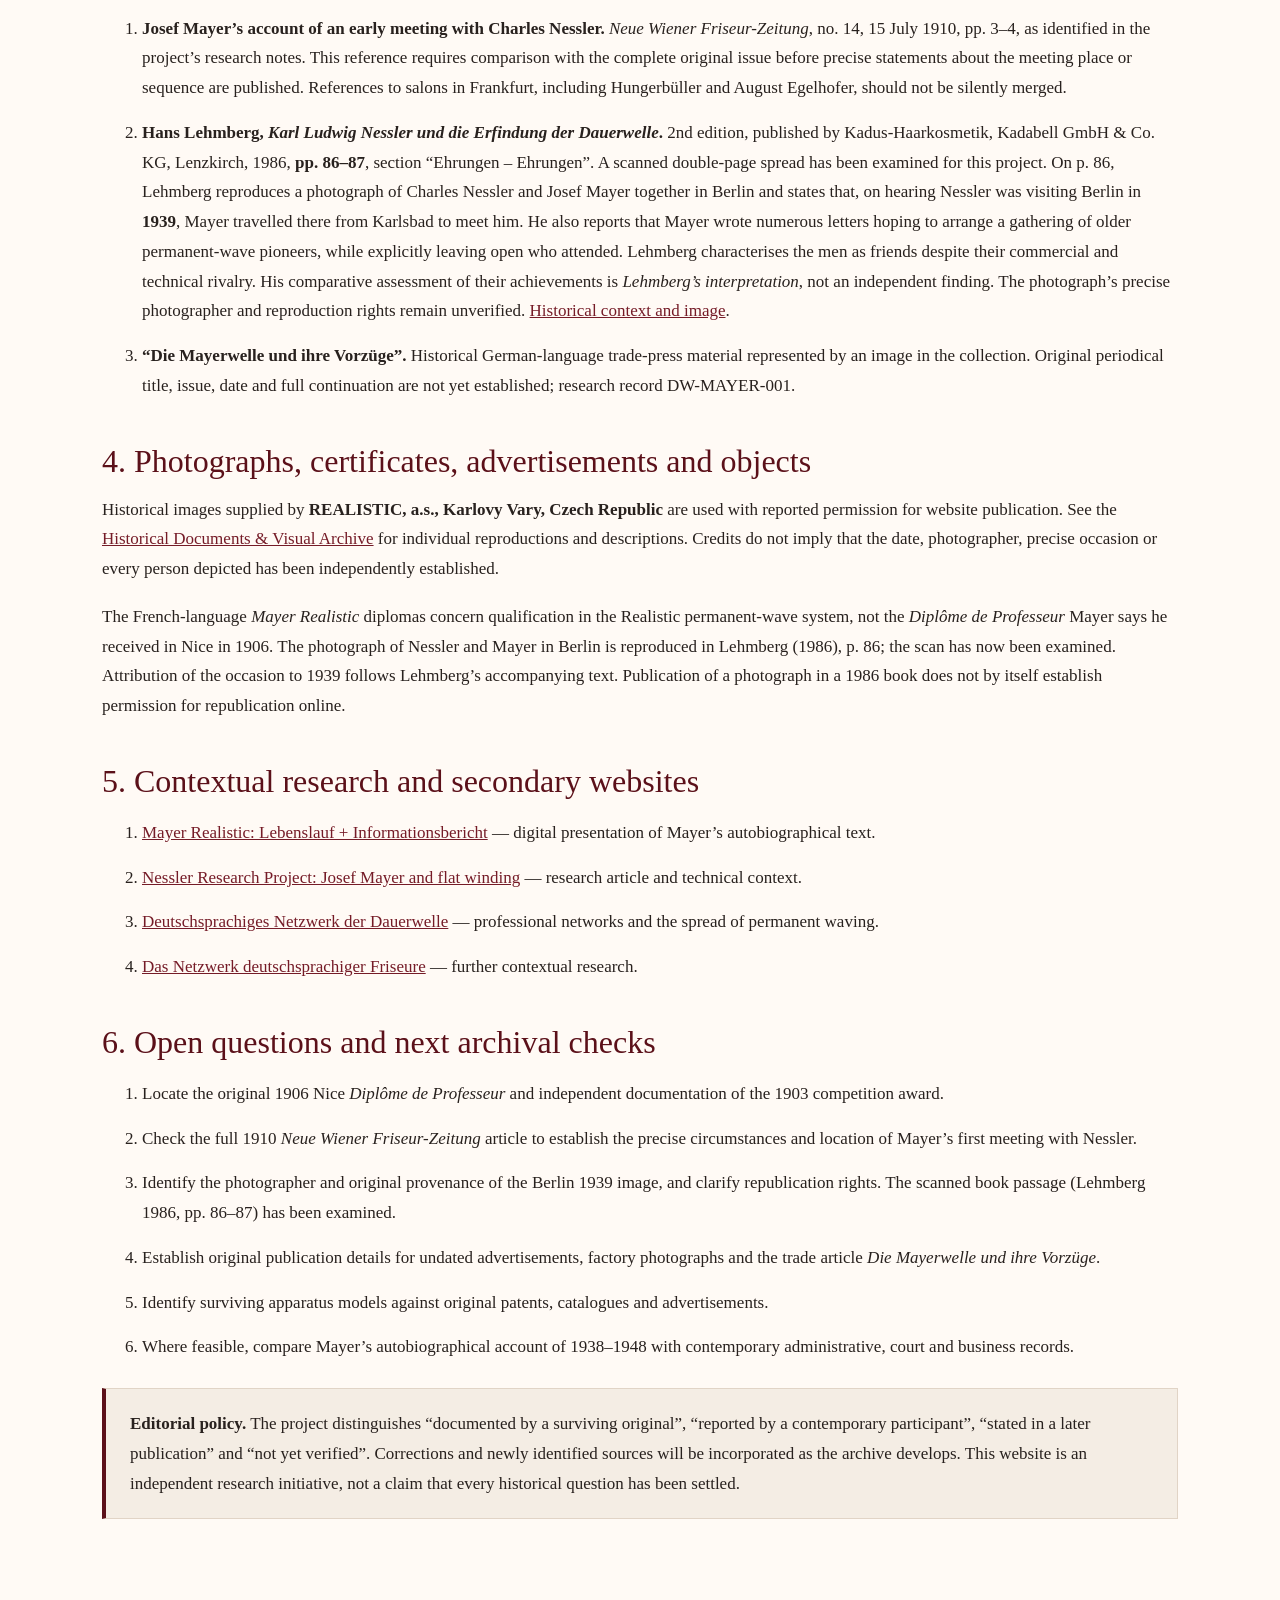
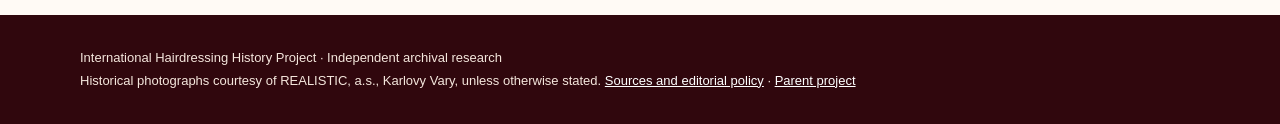
<file: sources.html>
<!DOCTYPE html>

<!DOCTYPE html>

<html lang="en"><head><meta charset="utf-8"/><meta content="width=device-width,initial-scale=1" name="viewport"/><title>Josef Mayer Sources | Patents, Archives &amp; Research Notes</title><meta content="Consult original patents, historical photographs, biographical sources and research notes documenting Josef Mayer and the Mayer Realistic system." name="description"/><meta content="index,follow" name="robots"/><link href="https://mayer.hairdressing-history.org/sources.html" rel="canonical"/><link href="assets/site.css" rel="stylesheet"/></head><body><header class="mast"><div class="brand"><div><a href="index.html">INTERNATIONAL HAIRDRESSING HISTORY PROJECT</a><small>Independent archival research · Josef Mayer collection</small></div><a href="https://hairdressing-history.org/">Main project</a></div></header><nav aria-label="Main navigation"><div class="inner"><a href="index.html">Home</a><a href="biography.html">Biography</a><a href="flat-winding.html">Flat winding</a><a href="mayer-realistic.html">Mayer Realistic</a><a href="nessler-and-mayer.html">Nessler &amp; Mayer</a><a href="patents.html">Patents</a><a href="documents.html">Documents</a><a aria-current="page" href="sources.html">Sources</a></div></nav><section class="hero"><div class="wrap"><span class="eyebrow">The Josef Mayer Research Project</span><h1>Sources, evidence &amp; research notes</h1><p>A transparent guide to the documents behind the Josef Mayer research project.</p></div></section><main><div class="wrap">
<p class="lead">This page separates original documents, personal recollections and later historical interpretations. Dates and quotations are attributed to the evidence available; unresolved points are identified rather than filled with assumptions.</p>
<div class="note"><strong>Source hierarchy.</strong> Patents establish the content and dates of filed technical claims. Autobiographical testimony records Mayer’s own account of his life, not independent verification of every event. Historic photographs document visible subjects but require independent evidence for dates, places and identities. Later publications provide interpretation and must be attributed to their authors.</div>
<h2>1. Josef Mayer’s autobiographical account</h2>
<ol class="doclist"><li><strong>Josef Mayer, “Lebenslauf + Informationsbericht”.</strong> First-person autobiographical narrative, reproduced by the <a href="https://www.mayer-realistic.de/lebenslauf/">Mayer Realistic website</a>. Original composition date, manuscript location and editorial history are not yet established. The account covers his birth in Parabuc on 6 February 1881; training and work in Budapest, Vienna, Karlsbad and Nice; the development of the Realistic wave; wartime experiences; the loss of his Karlsbad business; his departure in 1948; and the founding of Mayco in Darmstadt in 1949. Its closing account reports his death on 5 January 1952. These are presented as the testimony of Mayer or his family, not automatically as independently verified records.</li></ol>
<p>The autobiography gives precise dates for the Nice gold medal (11 March 1903) and the <em>Diplôme de Professeur</em> (2 April 1906). The original diploma or a contemporary school register has not yet been located in this collection. The surviving <em>Mayer Realistic</em> training certificates are different documents and should not be described as the 1906 Nice diploma.</p>
<p>In the same account Mayer describes the years 1938–1948, including threats, seizure of property, detention and flight. These passages are valuable testimony but are explicitly attributed to his retrospective narrative pending corroboration from official records.</p>
<h2>2. Original patent documents</h2>
<ol class="doclist">
<li><strong>Josef Mayer, “Permanent-hair-waving appliance”.</strong> United States Patent <strong>US 1,619,794</strong>, filed 19 March 1925, priority stated as 3 April 1924, granted 1 March 1927. Technical subject: a hinged, laterally applied electrical heating apparatus for hair wound on a flat curler. <a href="assets/patents/US1619794.pdf">Complete patent PDF</a> · <a href="patents.html#us1619794">Illustrated patent record</a> · <a href="https://patents.google.com/patent/US1619794A/en">External patent record</a>.</li>
<li><strong>Josef Mayer, “Hair waving method”.</strong> United States Reissue Patent <strong>US RE18,841</strong>, reissued 30 May 1933. Subject: a hair-waving method involving clamps, winding rods, protective or moisture-retaining layers and heat. Its patent lineage is distinct from US 1,619,794; it must <strong>not</strong> be described as a reissue of that appliance patent. The preserved five-page copy also contains a later disclaimer dated 1938 concerning claim 6. <a href="assets/patents/USRE18841.pdf">Complete reissue PDF</a> · <a href="patents.html#usre18841">Illustrated patent record</a> · <a href="https://patents.google.com/patent/USRE18841E/en">External patent record</a>.</li>
</ol>
<p>These documents are reproduced on the <a href="patents.html">Patents</a> page with page images and downloadable original files. A patent is evidence of a claimed invention, not in itself proof of commercial production, priority over every competitor or the scale of adoption.</p>
<h2>3. Contemporary trade press and the Nessler–Mayer relationship</h2>
<ol class="doclist">
<li><strong>Josef Mayer’s account of an early meeting with Charles Nessler.</strong> <em>Neue Wiener Friseur-Zeitung</em>, no. 14, 15 July 1910, pp. 3–4, as identified in the project’s research notes. This reference requires comparison with the complete original issue before precise statements about the meeting place or sequence are published. References to salons in Frankfurt, including Hungerbüller and August Egelhofer, should not be silently merged.</li>
<li><strong>Hans Lehmberg, <em>Karl Ludwig Nessler und die Erfindung der Dauerwelle</em>.</strong> 2nd edition, published by Kadus-Haarkosmetik, Kadabell GmbH &amp; Co. KG, Lenzkirch, 1986, <strong>pp. 86–87</strong>, section “Ehrungen – Ehrungen”. A scanned double-page spread has been examined for this project. On p. 86, Lehmberg reproduces a photograph of Charles Nessler and Josef Mayer together in Berlin and states that, on hearing Nessler was visiting Berlin in <strong>1939</strong>, Mayer travelled there from Karlsbad to meet him. He also reports that Mayer wrote numerous letters hoping to arrange a gathering of older permanent-wave pioneers, while explicitly leaving open who attended. Lehmberg characterises the men as friends despite their commercial and technical rivalry. His comparative assessment of their achievements is <em>Lehmberg’s interpretation</em>, not an independent finding. The photograph’s precise photographer and reproduction rights remain unverified. <a href="nessler-and-mayer.html">Historical context and image</a>.</li>
<li><strong>“Die Mayerwelle und ihre Vorzüge”.</strong> Historical German-language trade-press material represented by an image in the collection. Original periodical title, issue, date and full continuation are not yet established; research record DW-MAYER-001.</li>
</ol>
<h2>4. Photographs, certificates, advertisements and objects</h2>
<p>Historical images supplied by <strong>REALISTIC, a.s., Karlovy Vary, Czech Republic</strong> are used with reported permission for website publication. See the <a href="documents.html">Historical Documents &amp; Visual Archive</a> for individual reproductions and descriptions. Credits do not imply that the date, photographer, precise occasion or every person depicted has been independently established.</p>
<p>The French-language <em>Mayer Realistic</em> diplomas concern qualification in the Realistic permanent-wave system, not the <em>Diplôme de Professeur</em> Mayer says he received in Nice in 1906. The photograph of Nessler and Mayer in Berlin is reproduced in Lehmberg (1986), p. 86; the scan has now been examined. Attribution of the occasion to 1939 follows Lehmberg’s accompanying text. Publication of a photograph in a 1986 book does not by itself establish permission for republication online.</p>
<h2>5. Contextual research and secondary websites</h2>
<ol class="doclist">
<li><a href="https://www.mayer-realistic.de/lebenslauf/">Mayer Realistic: Lebenslauf + Informationsbericht</a> — digital presentation of Mayer’s autobiographical text.</li>
<li><a href="https://www.nessler-dauerwelle.de/post/josef-mayer-flachwicklung-dauerwelle-1924">Nessler Research Project: Josef Mayer and flat winding</a> — research article and technical context.</li>
<li><a href="https://www.nessler-dauerwelle.de/post/deutschsprachiges-netzwerk-dauerwelle">Deutschsprachiges Netzwerk der Dauerwelle</a> — professional networks and the spread of permanent waving.</li>
<li><a href="https://www.nessler-dauerwelle.de/post/netzwerk-dauerwelle-friseure-1900">Das Netzwerk deutschsprachiger Friseure</a> — further contextual research.</li>
</ol>
<h2>6. Open questions and next archival checks</h2>
<ol class="doclist">
<li>Locate the original 1906 Nice <em>Diplôme de Professeur</em> and independent documentation of the 1903 competition award.</li>
<li>Check the full 1910 <em>Neue Wiener Friseur-Zeitung</em> article to establish the precise circumstances and location of Mayer’s first meeting with Nessler.</li>
<li>Identify the photographer and original provenance of the Berlin 1939 image, and clarify republication rights. The scanned book passage (Lehmberg 1986, pp. 86–87) has been examined.</li>
<li>Establish original publication details for undated advertisements, factory photographs and the trade article <em>Die Mayerwelle und ihre Vorzüge</em>.</li>
<li>Identify surviving apparatus models against original patents, catalogues and advertisements.</li>
<li>Where feasible, compare Mayer’s autobiographical account of 1938–1948 with contemporary administrative, court and business records.</li>
</ol>
<div class="note"><strong>Editorial policy.</strong> The project distinguishes “documented by a surviving original”, “reported by a contemporary participant”, “stated in a later publication” and “not yet verified”. Corrections and newly identified sources will be incorporated as the archive develops. This website is an independent research initiative, not a claim that every historical question has been settled.</div>
</div></main><footer><div class="foot">International Hairdressing History Project · Independent archival research<br/>Historical photographs courtesy of REALISTIC, a.s., Karlovy Vary, unless otherwise stated. <a href="sources.html">Sources and editorial policy</a> · <a href="https://hairdressing-history.org/">Parent project</a></div></footer></body></html>
</file>
<file: assets/site.css>
:root{--burgundy:#5b1019;--dark:#30070d;--cream:#f8f3eb;--paper:#f4ede4;--gold:#d4b386;--ink:#28211e;--muted:#6e625b}*{box-sizing:border-box}body{margin:0;background:#fffaf5;color:var(--ink);font:17px/1.75 Georgia,serif}a{color:#751b27}a:hover{text-decoration:underline}.mast{background:var(--cream);padding:25px 5%;border-bottom:1px solid #dfcfbc}.brand{max-width:1180px;margin:auto;display:flex;justify-content:space-between;align-items:center;gap:16px}.brand a{color:var(--burgundy);text-decoration:none;font:700 15px/1.4 Arial,sans-serif;letter-spacing:.09em}.brand small{display:block;color:#695c51;font:12px Arial,sans-serif;margin-top:7px}nav{background:var(--burgundy)}nav .inner{max-width:1180px;margin:auto;display:flex;gap:2px;flex-wrap:wrap;padding:0 14px}nav a{color:white;text-decoration:none;font:13px Arial,sans-serif;padding:14px 13px;display:block}nav a:hover,nav a[aria-current=page]{background:var(--dark);text-decoration:none}.hero{background:linear-gradient(120deg,var(--dark),var(--burgundy));color:white;padding:62px 22px}.hero .wrap{max-width:1120px;margin:auto}.eyebrow{font:700 12px Arial,sans-serif;letter-spacing:.17em;text-transform:uppercase;color:var(--gold)}h1{font:normal clamp(37px,5vw,68px)/1.12 Georgia,serif;margin:15px 0}h2{font:normal 32px/1.25 Georgia,serif;color:var(--burgundy);margin:40px 0 14px}h3{font:normal 23px Georgia,serif;color:var(--burgundy)}.hero p{max-width:780px;font-size:20px;margin:0;color:#f3e6df}.wrap{max-width:1120px;margin:auto;padding:0 22px}main{padding:30px 0 70px}p{margin:0 0 18px}.lead{font-size:20px;line-height:1.7}.cols{display:grid;grid-template-columns:1.1fr .9fr;gap:38px;align-items:center}.grid{display:grid;grid-template-columns:repeat(3,minmax(0,1fr));gap:22px;margin:25px 0}.grid.two{grid-template-columns:repeat(2,minmax(0,1fr))}.tile,figure,.note{background:white;border:1px solid #e1d4c6}.tile{padding:22px}.tile h3{margin:0 0 10px}.tile a{text-decoration:none}.tile p{font-size:15px}figure{margin:24px 0;padding:12px}figure img{width:100%;height:auto;display:block}figcaption{font:13px/1.55 Arial,sans-serif;color:#65594f;margin-top:10px}.portrait{max-width:410px;margin:auto}.note{padding:20px 24px;border-left:4px solid var(--burgundy);background:var(--paper);margin:26px 0}.source{font:14px/1.6 Arial,sans-serif;color:#63574c}.cards{display:grid;grid-template-columns:repeat(2,1fr);gap:20px}.cards figure{margin:0}footer{background:var(--dark);color:#f5e7dd;padding:32px 20px;font:13px/1.7 Arial,sans-serif}footer a{color:white}.foot{max-width:1120px;margin:auto}.doclist li{margin-bottom:15px}.timeline{border-left:3px solid var(--gold);padding-left:25px}.timeline p{margin-bottom:20px}video{width:100%;max-width:700px}table{border-collapse:collapse;width:100%;font:15px/1.5 Arial,sans-serif}th,td{border:1px solid #dbcdbd;padding:12px;text-align:left;vertical-align:top}th{background:var(--burgundy);color:white}@media(max-width:760px){.cols,.grid,.grid.two,.cards{grid-template-columns:1fr}.hero{padding:43px 14px}.brand{display:block}.brand small{margin-bottom:10px}nav a{padding:10px 8px;font-size:12px}h2{font-size:28px}}
</file>
